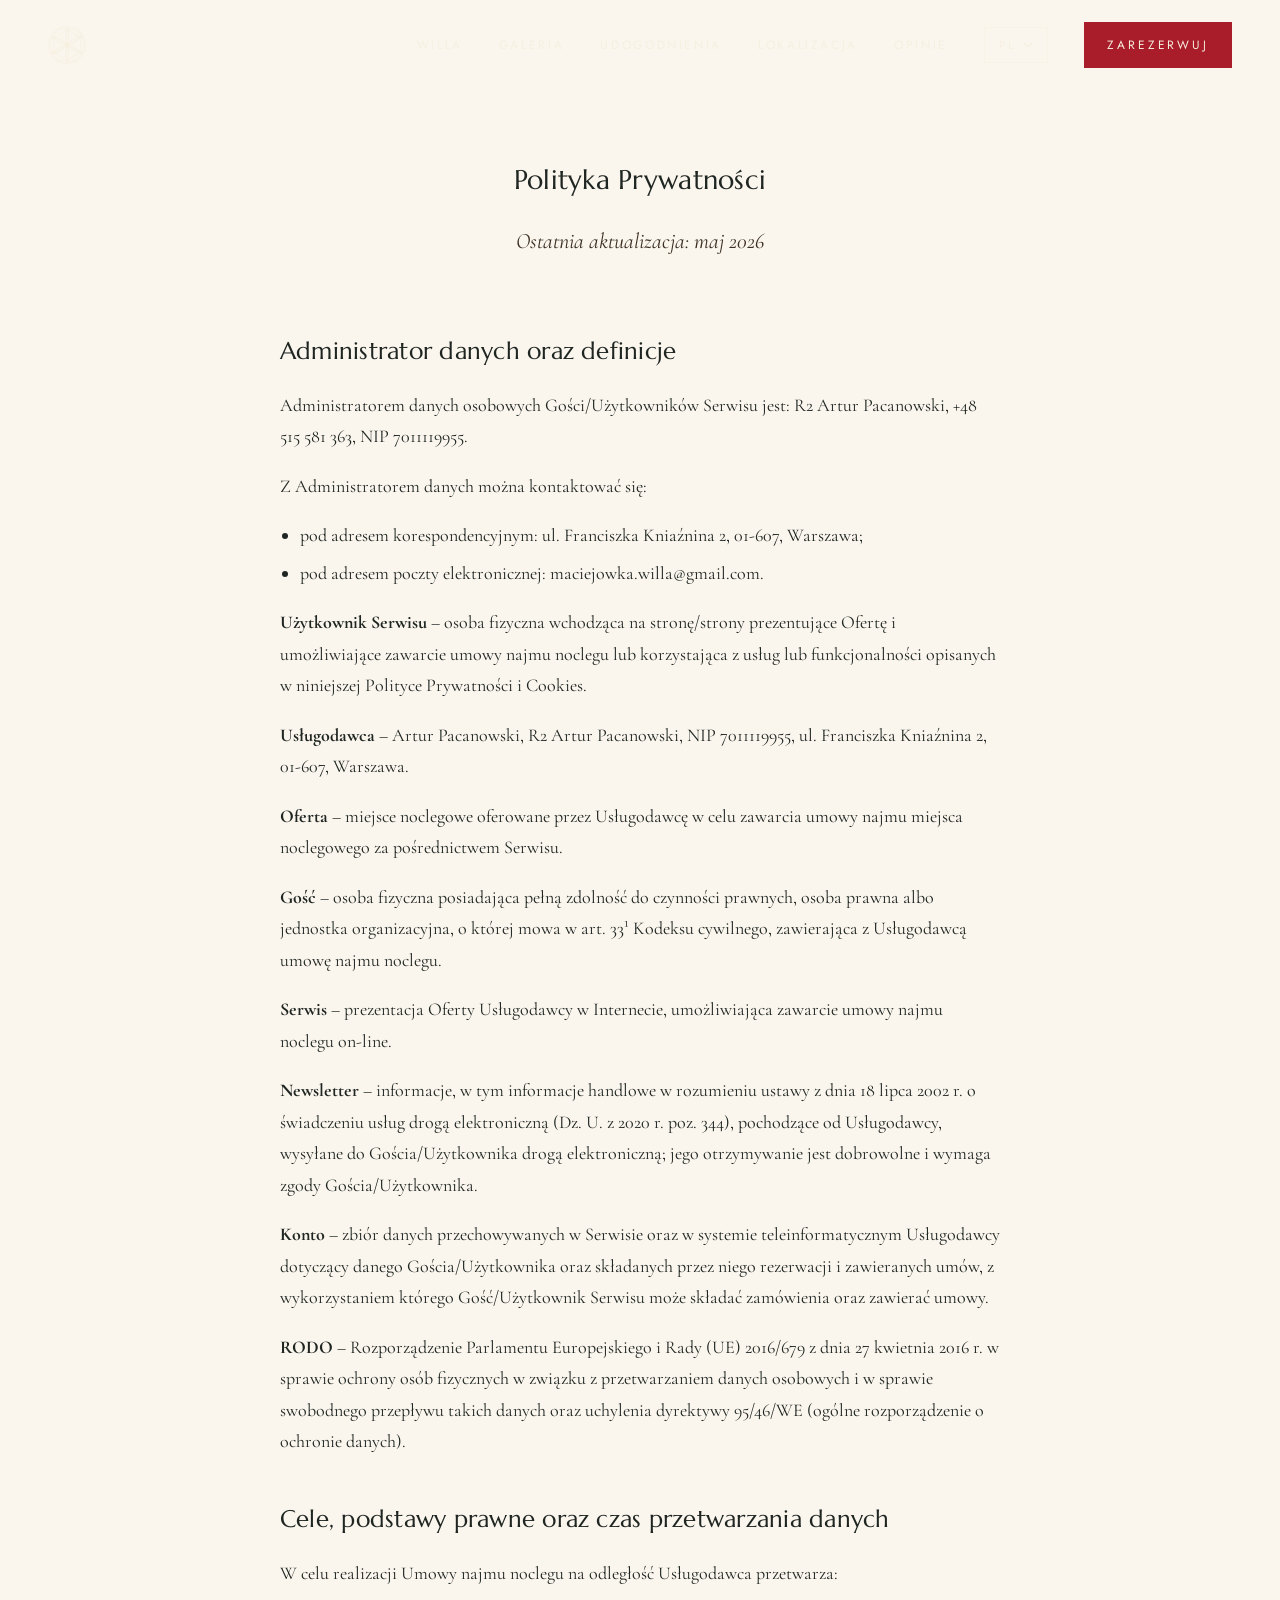
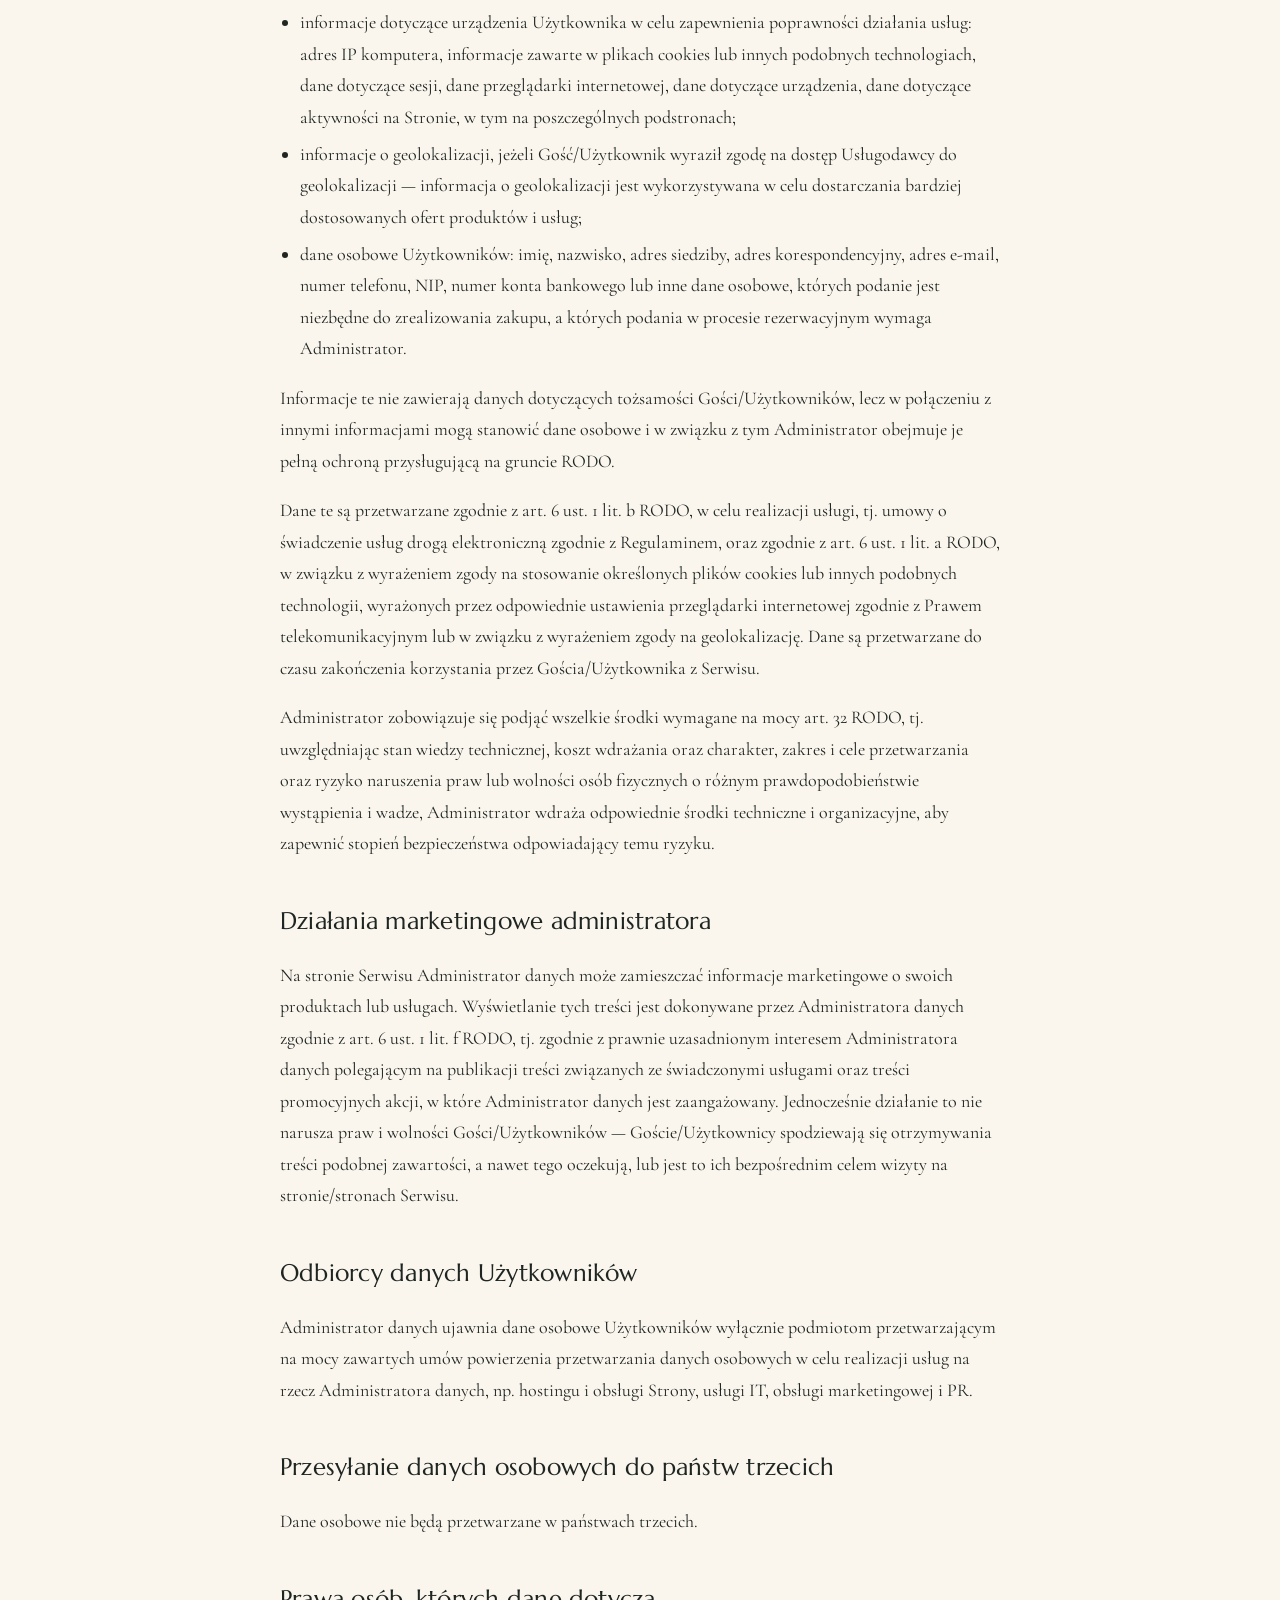
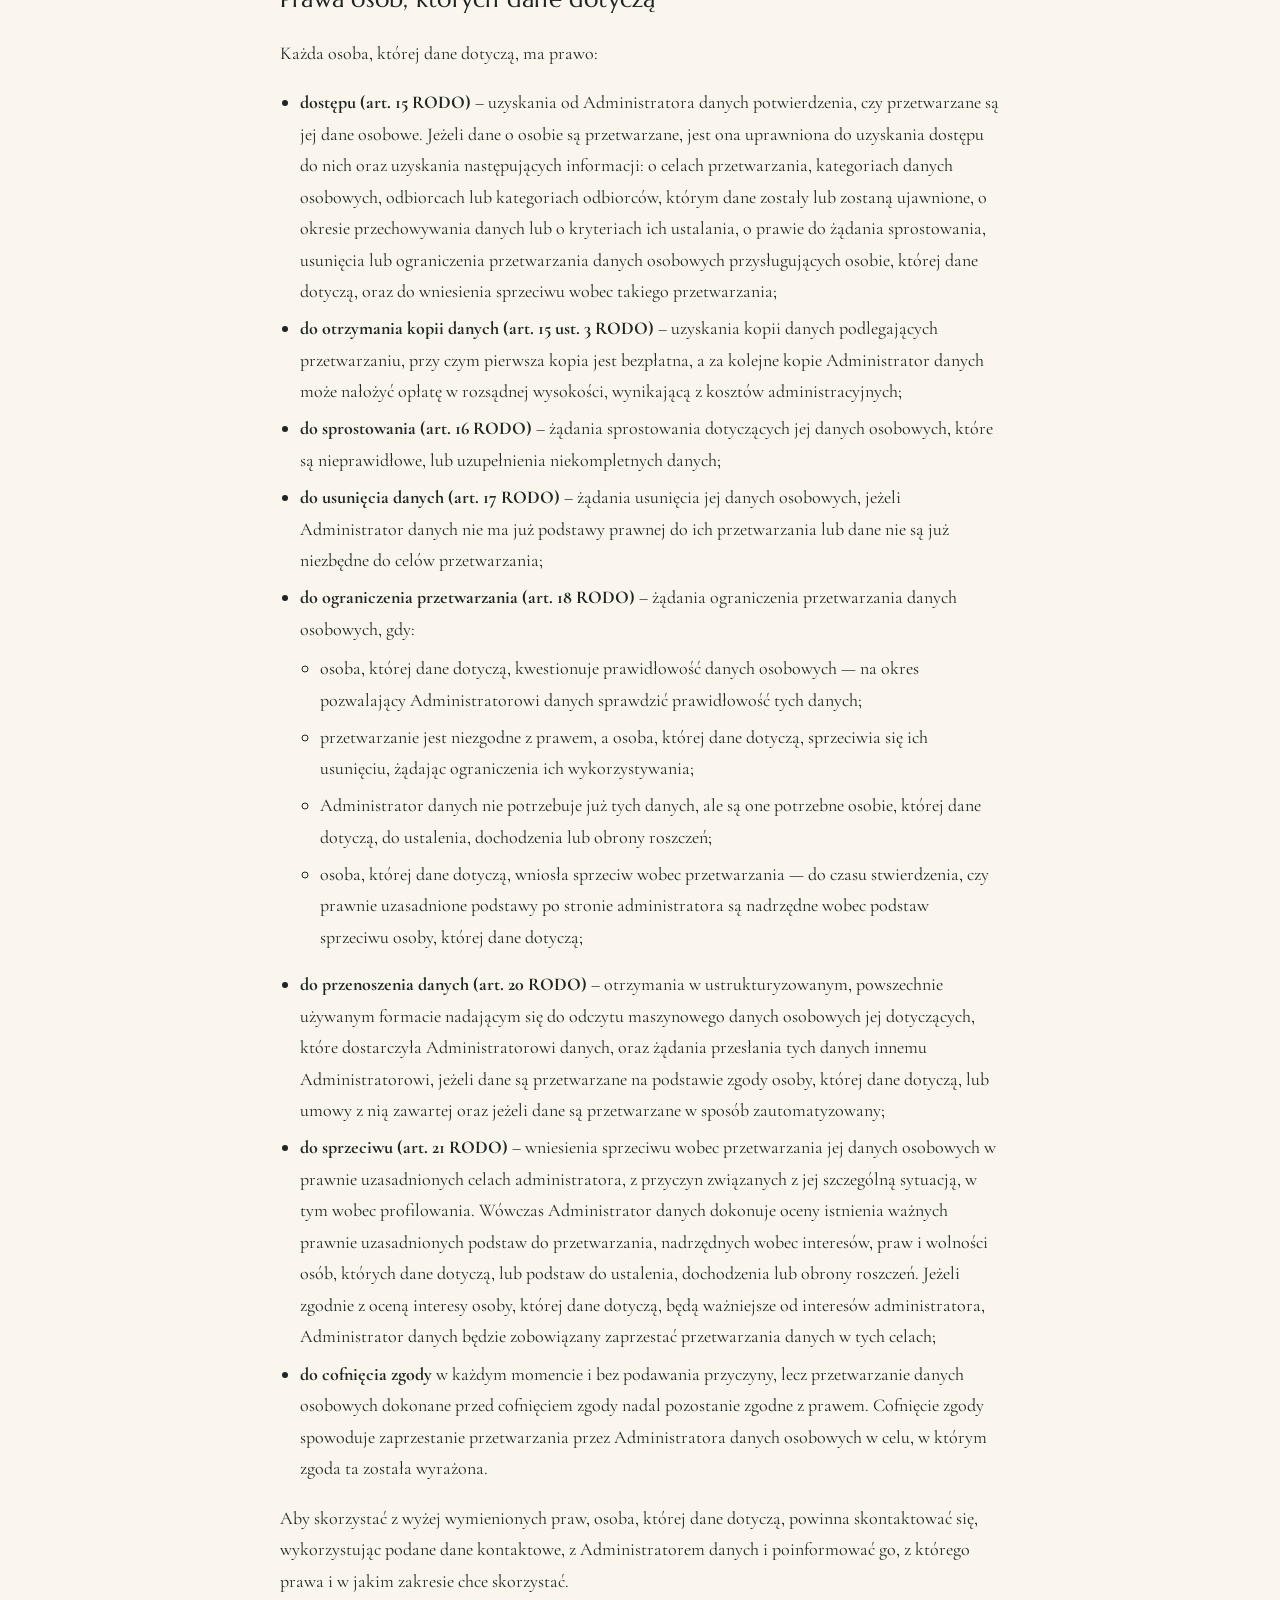
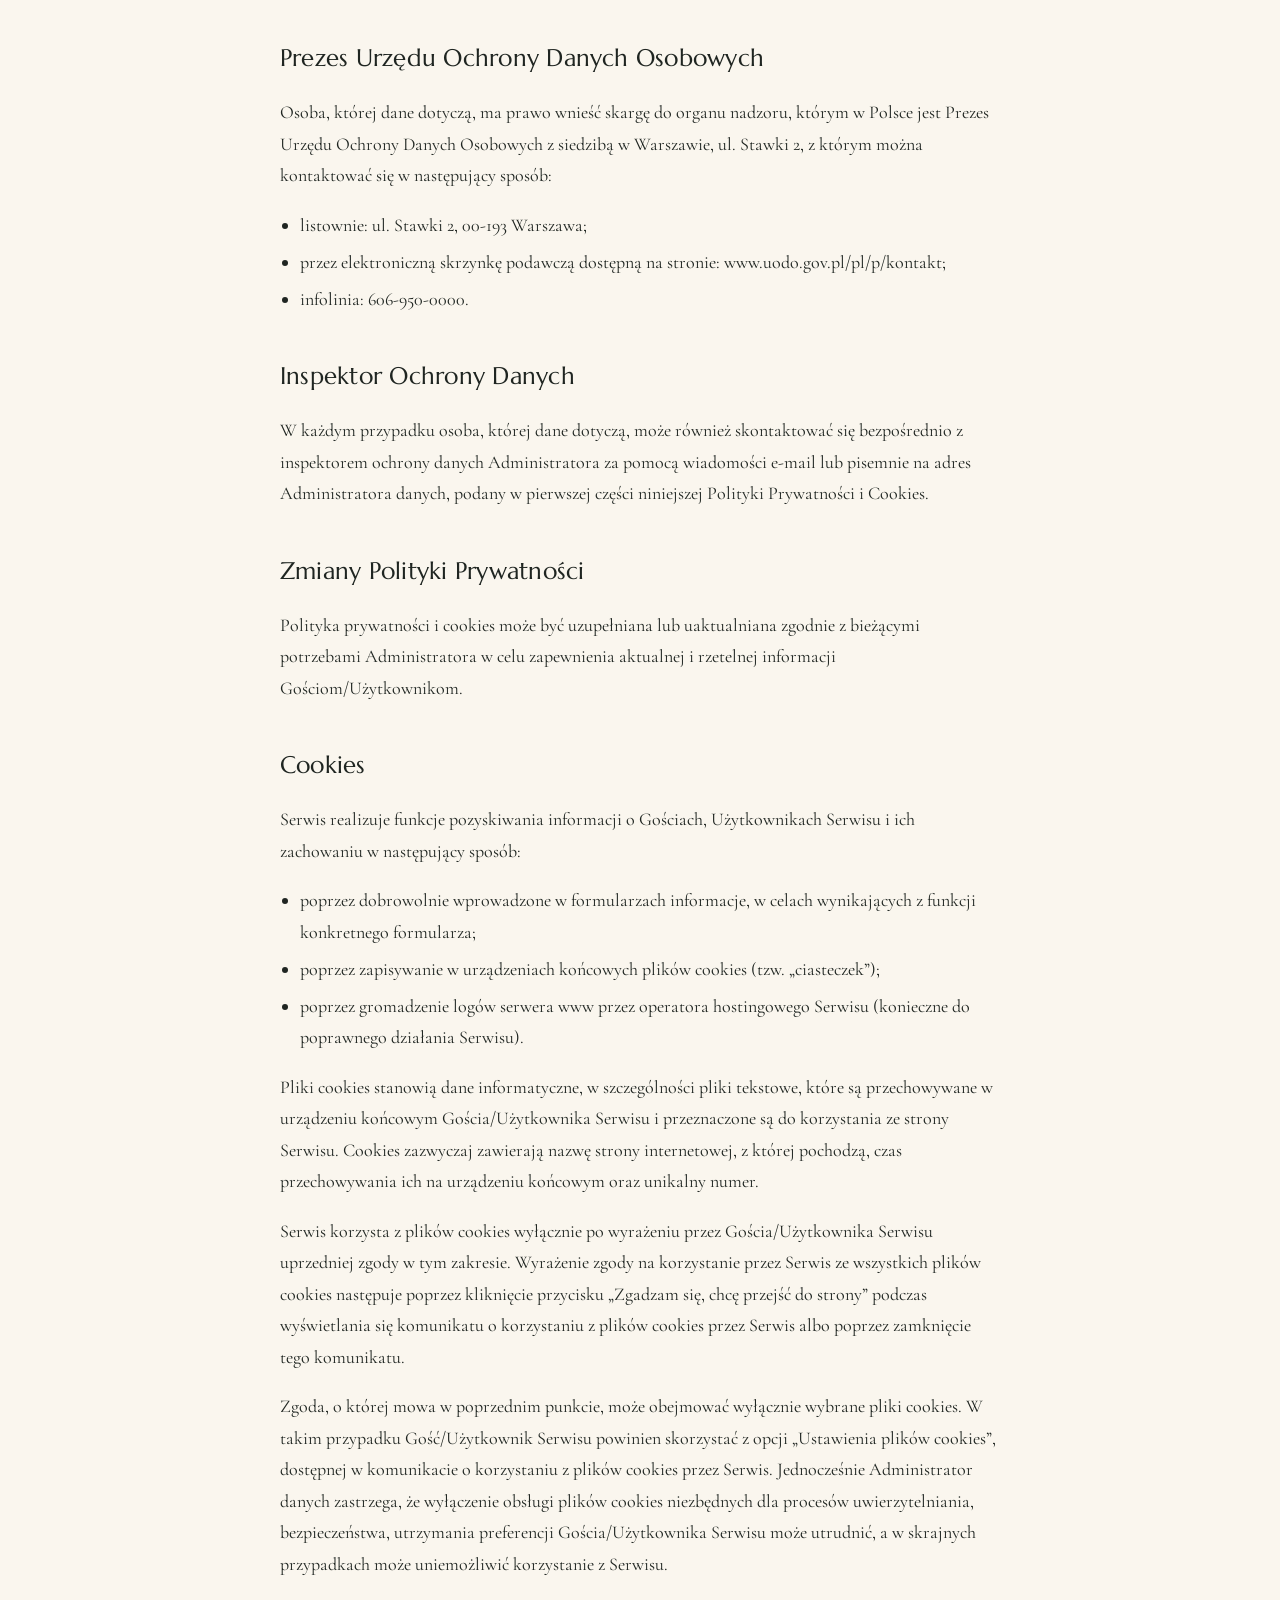
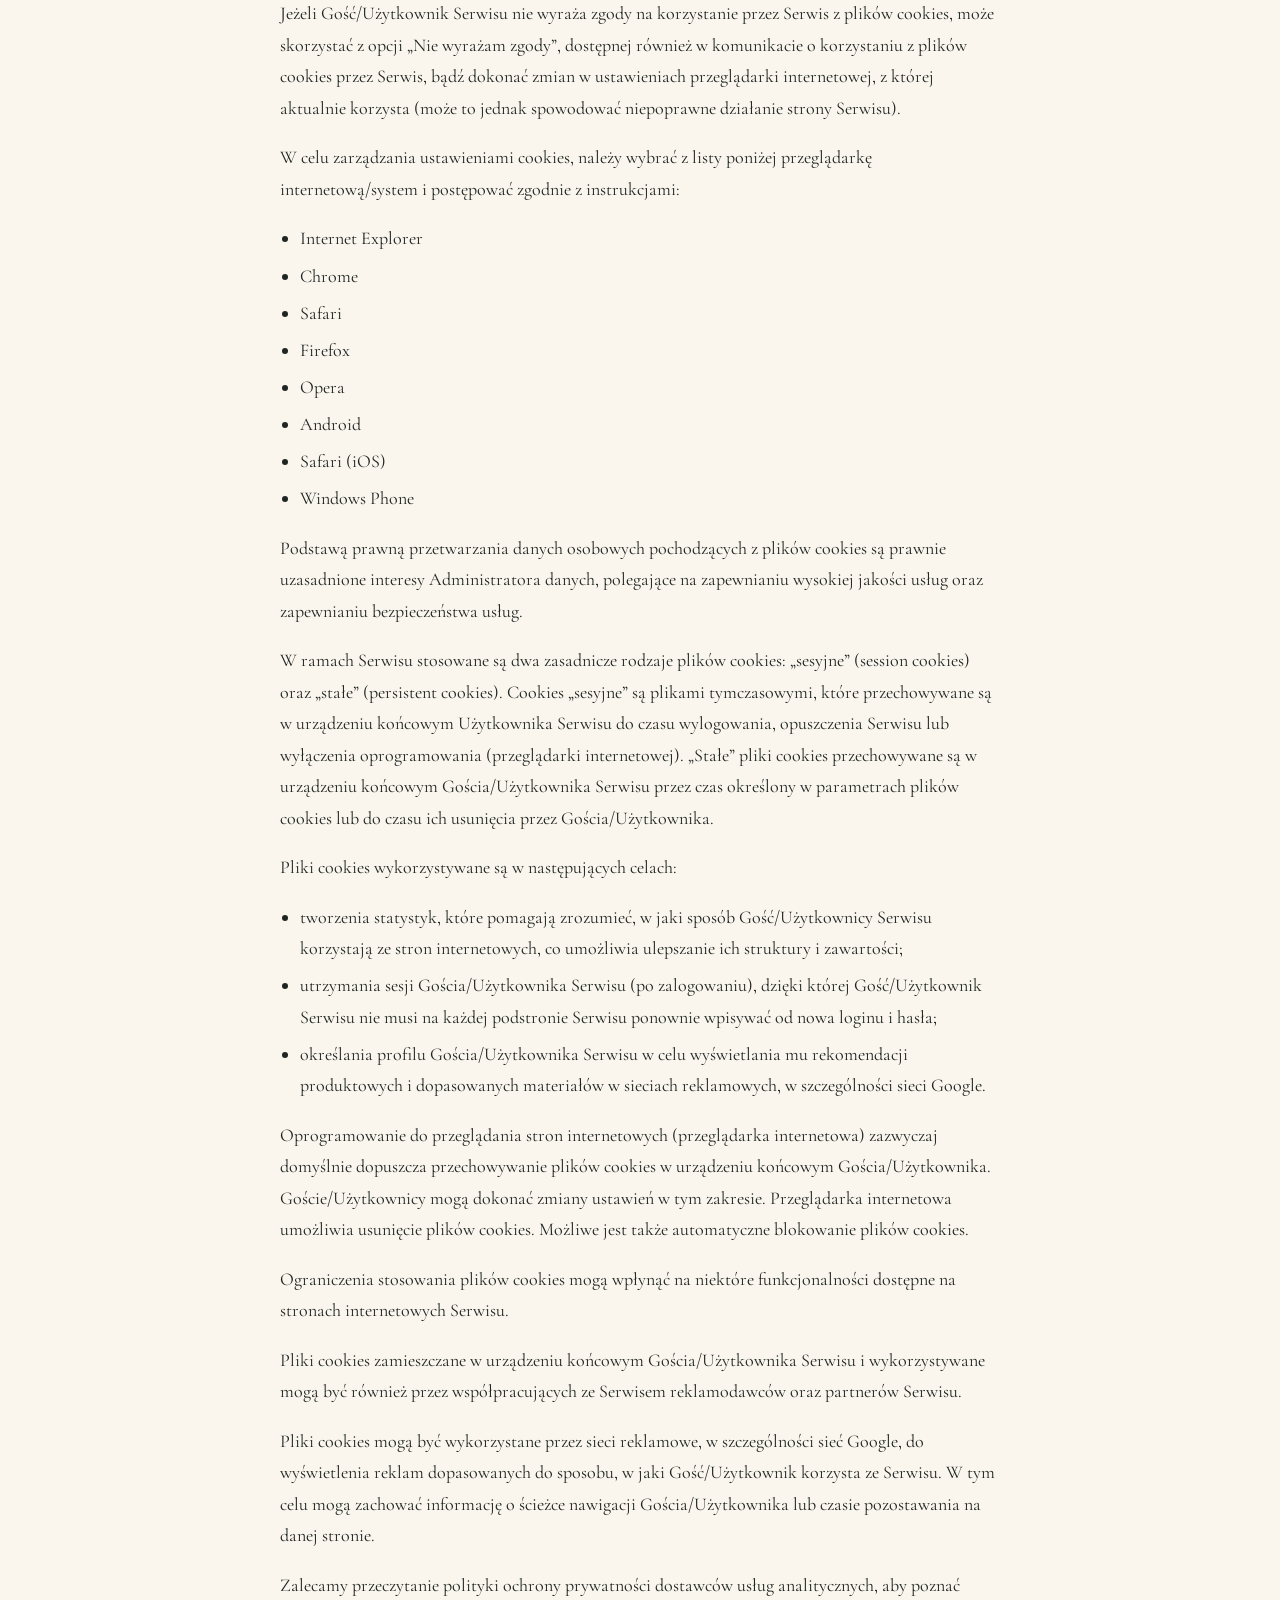
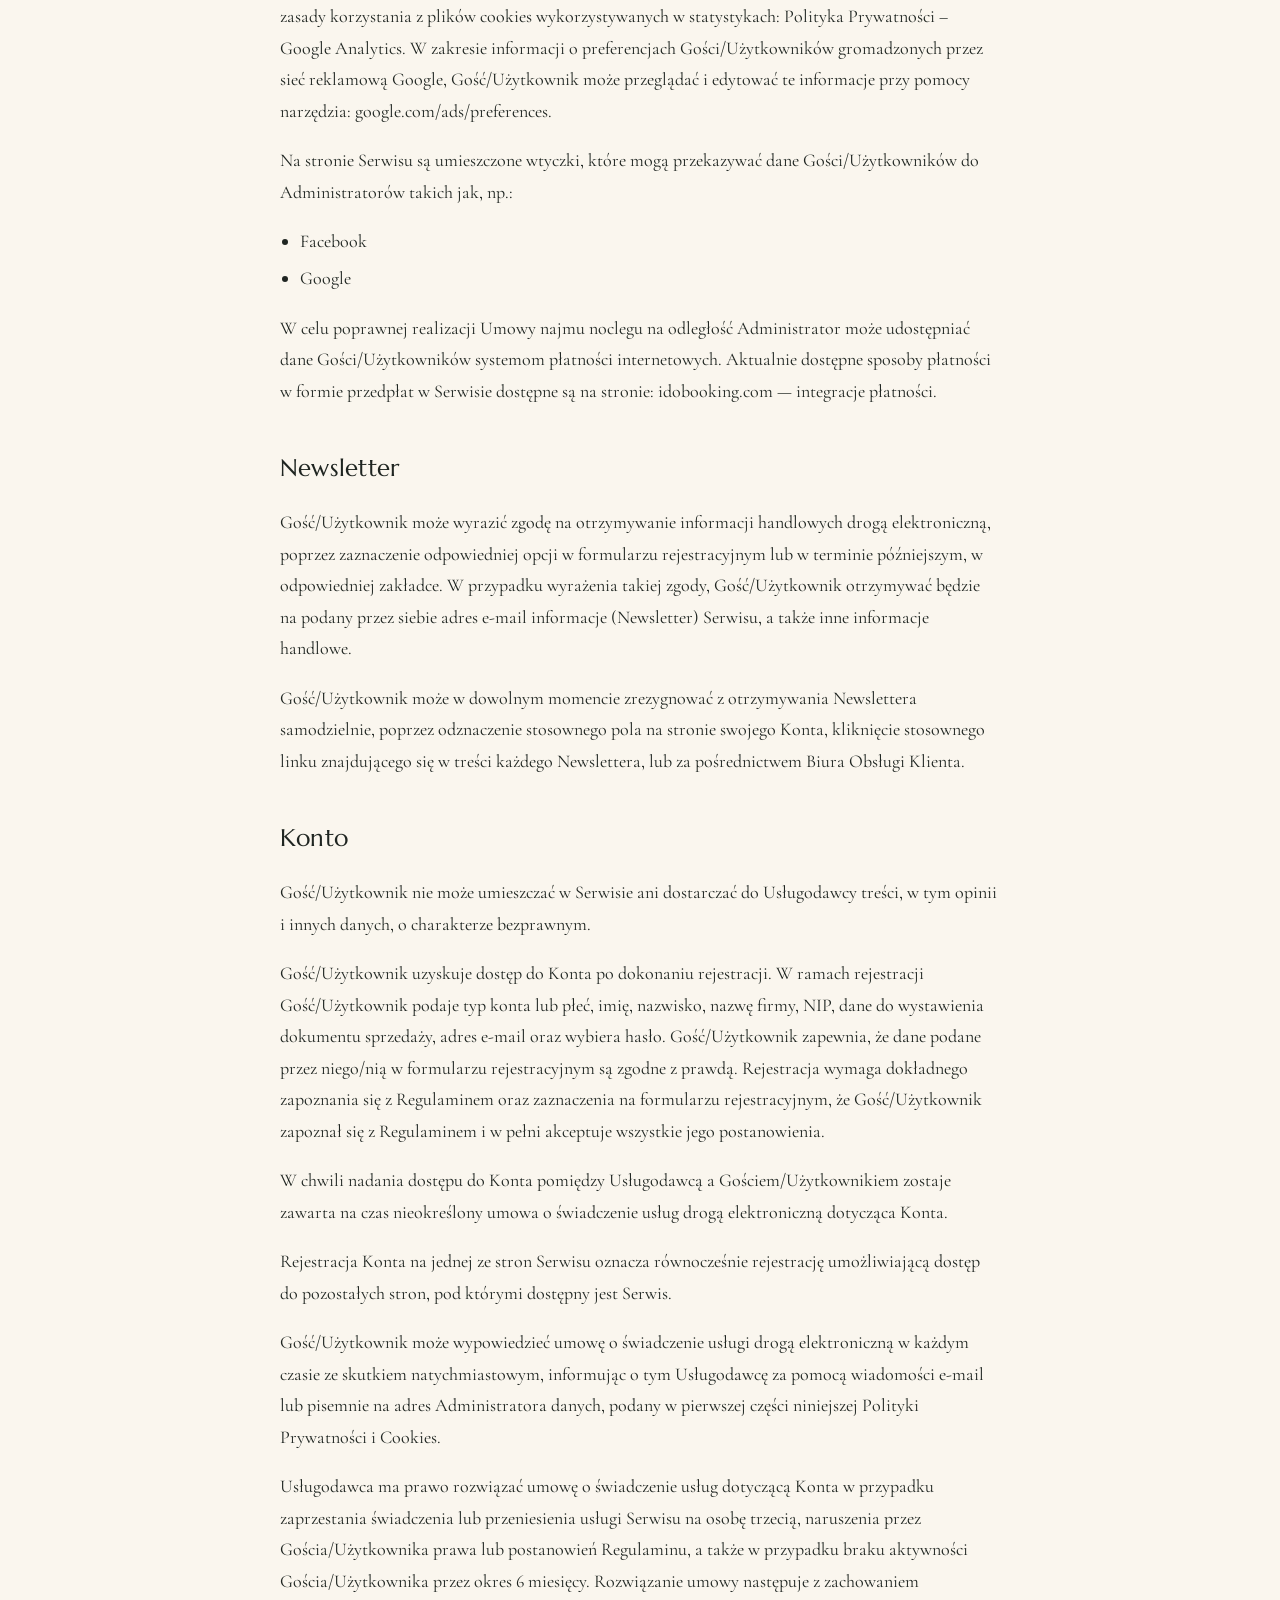
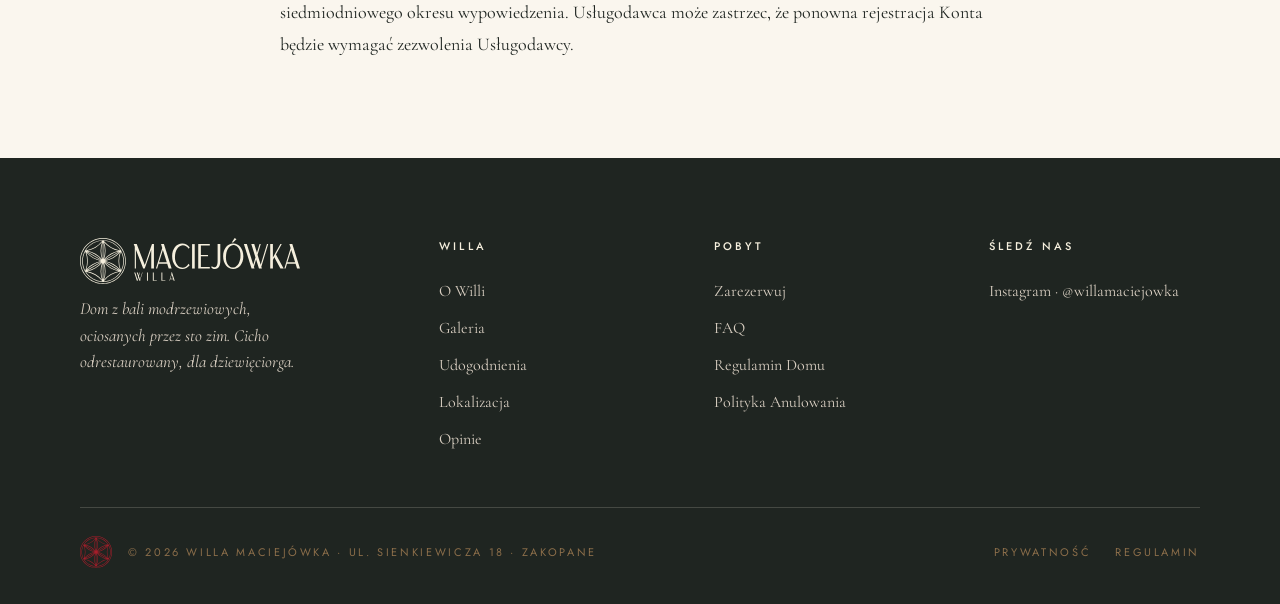
<file: privacy-pl.html>
<!doctype html>
<html lang="pl" data-en-href="./privacy.html">
<head>
<meta charset="utf-8">
  <link rel="icon" type="image/svg+xml" href="/favicon.svg">
<meta name="viewport" content="width=device-width, initial-scale=1">
<title>Polityka Prywatności — Willa Maciejówka</title>
<meta name="description" content="Polityka Prywatności Willi Maciejówki w Zakopanem.">
<link rel="canonical" href="https://willamaciejowka.netlify.app/privacy-pl.html">
<link rel="alternate" hreflang="en" href="https://willamaciejowka.netlify.app/privacy.html">
<link rel="alternate" hreflang="pl" href="https://willamaciejowka.netlify.app/privacy-pl.html">
<meta property="og:type" content="website">
<meta property="og:title" content="Polityka Prywatności — Willa Maciejówka">
<meta property="og:description" content="Polityka Prywatności Willi Maciejówki w Zakopanem.">
<meta property="og:url" content="https://willamaciejowka.netlify.app/privacy-pl.html">
<meta property="og:image" content="https://willamaciejowka.netlify.app/hero-villa-desktop.webp">
<meta property="og:locale" content="pl_PL">
<meta name="twitter:card" content="summary">
<meta name="twitter:title" content="Polityka Prywatności — Willa Maciejówka">
<meta name="twitter:description" content="Polityka Prywatności Willi Maciejówki w Zakopanem.">
<link rel="preconnect" href="https://fonts.googleapis.com">
<link rel="preconnect" href="https://fonts.gstatic.com" crossorigin>
<link href="https://fonts.googleapis.com/css2?family=Marcellus&family=Cormorant+Garamond:ital,wght@0,300;0,400;0,500;0,600;1,300;1,400&family=Jost:wght@300;400;500;600&display=swap" rel="stylesheet">
<link rel="stylesheet" href="style.css">
<script defer src="https://client58297.idobooking.com/widget/script/loadScriptsForOwnPage?1779204403"></script>
</head>
<body>

<!-- SVG SYMBOL DEFS -->
<svg aria-hidden="true" focusable="false" style="display:none">
  <defs>
    <symbol id="laurel-left" viewBox="0 0 24 56">
      <path d="M14 2 C14 12,14 22,14 32 C14 42,14 50,14 54" stroke="currentColor" stroke-width="1.4" stroke-linecap="round" fill="none"/>
      <path d="M14 8 C10 8,6 6,4 4 C6 7,9 10,13 11" fill="currentColor"/>
      <path d="M14 16 C10 16,6 14,4 12 C6 15,9 18,13 19" fill="currentColor"/>
      <path d="M14 24 C10 24,6 22,4 20 C6 23,9 26,13 27" fill="currentColor"/>
      <path d="M14 32 C10 32,6 30,4 28 C6 31,9 34,13 35" fill="currentColor"/>
      <path d="M14 40 C10 40,6 38,4 36 C6 39,9 42,13 43" fill="currentColor"/>
      <path d="M14 48 C10 48,6 46,4 44 C6 47,9 50,13 51" fill="currentColor"/>
    </symbol>
    <symbol id="laurel-right" viewBox="0 0 24 56">
      <path d="M10 2 C10 12,10 22,10 32 C10 42,10 50,10 54" stroke="currentColor" stroke-width="1.4" stroke-linecap="round" fill="none"/>
      <path d="M10 8 C14 8,18 6,20 4 C18 7,15 10,11 11" fill="currentColor"/>
      <path d="M10 16 C14 16,18 14,20 12 C18 15,15 18,11 19" fill="currentColor"/>
      <path d="M10 24 C14 24,18 22,20 20 C18 23,15 26,11 27" fill="currentColor"/>
      <path d="M10 32 C14 32,18 30,20 28 C18 31,15 34,11 35" fill="currentColor"/>
      <path d="M10 40 C14 40,18 38,20 36 C18 39,15 42,11 43" fill="currentColor"/>
      <path d="M10 48 C14 48,18 46,20 44 C18 47,15 50,11 51" fill="currentColor"/>
    </symbol>
  </defs>
</svg>

<!-- NAV -->
<header class="nav">
  <div class="nav-inner">
    <a href="./index-pl.html" class="nav-brand" aria-label="Willa Maciejówka — Strona główna">
      <svg viewBox="0 0 169.99 169.99" aria-hidden="true">
        <g fill="currentColor">
          <path d="M152.58,123.64c6.53-11.36,10.29-24.5,10.29-38.52s-3.76-27.16-10.29-38.52c-.03-.08-.05-.16-.09-.23-.04-.07-.1-.13-.15-.19C138.89,23.15,113.92,7.62,85.37,7.62S31.86,23.15,18.41,46.18c-.05.06-.11.12-.15.19-.04.07-.06.15-.09.23-6.54,11.36-10.29,24.5-10.29,38.52s3.76,27.16,10.29,38.52c.03.08.05.16.09.23.05.08.11.15.17.22,13.45,23.02,38.41,38.53,66.94,38.53s53.49-15.51,66.94-38.53c.06-.07.12-.14.17-.22.04-.07.06-.15.09-.23ZM92.09,87.56c21.01,3.78,40.06,14.78,53.84,31.09l-53.84-31.09ZM145.85,51.69c-13.78,16.26-32.81,27.23-53.78,30.99l53.78-30.99ZM90.86,80.5c13.8-16.33,32.9-27.34,53.95-31.09l-53.95,31.09ZM86.62,78.08V15.91c7.23,20.08,7.23,42.09,0,62.17ZM84.13,15.91v62.18c-7.23-20.09-7.23-42.09,0-62.18ZM26.07,49.43c21.01,3.78,40.06,14.78,53.84,31.09l-53.84-31.09ZM78.66,82.68c-21.01-3.78-40.07-14.78-53.84-31.09l53.84,31.09ZM24.95,118.48c13.75-16.2,32.73-27.14,53.65-30.92l-53.65,30.92ZM79.95,89.67c-13.83,16.38-32.98,27.42-54.09,31.17l54.09-31.17ZM84.13,92.15v62.18c-7.23-20.09-7.23-42.09,0-62.18ZM86.62,154.33v-62.17c7.23,20.08,7.23,42.09,0,62.17ZM144.68,120.8c-21.01-3.78-40.07-14.78-53.84-31.09l53.84,31.09ZM92.72,85.12c21.65-3.94,41.27-15.34,55.41-32.22-7.48,20.88-7.43,43.8.17,64.65-14.15-17-33.84-28.47-55.58-32.42ZM89.05,78.76c7.34-20.53,7.34-42.99,0-63.51,14.08,16.54,33.46,27.78,54.81,31.8-21.37,3.94-40.75,15.15-54.81,31.72ZM81.7,78.76c-13.97-16.46-33.17-27.63-54.37-31.64,21.33-4.24,40.64-15.7,54.57-32.44-7.55,20.68-7.61,43.37-.19,64.08ZM78.03,85.12c-21.12,3.84-40.29,14.79-54.34,30.99,6.91-20.14,6.85-42.08-.17-62.19,14.06,16.31,33.31,27.34,54.52,31.19ZM81.7,91.48c-7.36,20.56-7.35,43.06.04,63.62-14.09-16.59-33.49-27.86-54.87-31.9,21.38-3.93,40.77-15.14,54.84-31.72ZM89.05,91.48c13.96,16.45,33.16,27.62,54.34,31.63-21.29,4.23-40.57,15.65-54.5,32.34,7.51-20.65,7.56-43.29.16-63.97ZM151.81,119.84l-1.08-2.93c-7.56-20.58-7.57-43.25-.02-63.84l1.03-2.81c5.49,10.42,8.62,22.27,8.62,34.85s-3.1,24.33-8.56,34.72ZM148.95,45.42l-3.47-.61c-21.6-3.78-41.21-15.14-55.23-32l-2.17-2.6c25.65.91,48.05,14.76,60.87,35.22ZM82.36,10.21l-2.24,2.71c-13.98,16.89-33.57,28.3-55.16,32.13l-3.29.58C34.41,25.14,56.75,11.23,82.36,10.21ZM19.32,49.66l1.35,3.66c7.56,20.58,7.57,43.25.02,63.84l-1.3,3.54c-5.74-10.59-9-22.71-9-35.58s3.24-24.89,8.93-35.45ZM21.81,124.83l3.41.6c21.6,3.78,41.21,15.15,55.23,32l2.17,2.6c-25.62-.93-47.99-14.77-60.81-35.2ZM88.34,160.03l2.24-2.71c13.98-16.89,33.57-28.3,55.16-32.13l3.35-.59c-12.75,20.51-35.12,34.43-60.75,35.43Z"/>
          <path d="M85,0C38.13,0,0,38.13,0,85s38.13,85,85,85,85-38.13,85-85S131.86,0,85,0ZM85,167.48c-45.48,0-82.49-37-82.49-82.49S39.51,2.51,85,2.51s82.49,37,82.49,82.49-37,82.49-82.49,82.49Z"/>
        </g>
      </svg>
    </a>

    <div class="nav-right">
      <ul class="nav-links">
        <li><a href="./index-pl.html#about">Willa</a></li>
        <li><a href="./index-pl.html#gallery">Galeria</a></li>
        <li><a href="./index-pl.html#amenities">Udogodnienia</a></li>
        <li><a href="./index-pl.html#location">Lokalizacja</a></li>
        <li><a href="./index-pl.html#reviews">Opinie</a></li>
      </ul>

      <div class="nav-lang">
        <button class="nav-lang-trigger" type="button" aria-haspopup="listbox" aria-expanded="false">
          <span class="lang-code">PL</span>
          <svg viewBox="0 0 10 6" aria-hidden="true"><path d="M1 1 L5 5 L9 1" fill="none" stroke="currentColor" stroke-width="1.2"/></svg>
        </button>
        <ul class="nav-lang-menu" role="listbox">
          <li role="option" data-lang="EN">English</li>
          <li role="option" aria-selected="true" data-lang="PL">Polski</li>
        </ul>
      </div>

      <button type="button" class="nav-cta" onclick="generateWidgetIdoSellBooking(this)">Zarezerwuj</button>
    </div>

    <!-- hamburger (mobile only) -->
    <button class="nav-hamburger" id="navHamburger" aria-label="Otwórz menu" aria-expanded="false">
      <span></span><span></span><span></span>
    </button>
  </div>

  <!-- mobile drawer -->
  <div class="nav-mobile" id="navMobile" aria-hidden="true">
    <ul class="nav-mobile-links">
      <li><a href="./index-pl.html#about">Willa</a></li>
      <li><a href="./index-pl.html#gallery">Galeria</a></li>
      <li><a href="./index-pl.html#amenities">Udogodnienia</a></li>
      <li><a href="./index-pl.html#location">Lokalizacja</a></li>
      <li><a href="./index-pl.html#reviews">Opinie</a></li>
      <li><a href="./index-pl.html#faq">FAQ</a></li>
    </ul>
    <button type="button" class="btn btn-red" style="width:100%;justify-content:center;" onclick="generateWidgetIdoSellBooking(this)">Zarezerwuj →</button>
  </div>
</header>

<main>
  <section class="section legal-page">
    <div class="wrap">
      <div class="section-head">
        <h1>Polityka Prywatności</h1>
        <p class="lede">Ostatnia aktualizacja: maj 2026</p>
      </div>
      <article class="legal-content">

        <h2>Administrator danych oraz definicje</h2>
        <p>Administratorem danych osobowych Gości/Użytkowników Serwisu jest: R2 Artur Pacanowski, +48 515 581 363, NIP 7011119955.</p>
        <p>Z Administratorem danych można kontaktować się:</p>
        <ul>
          <li>pod adresem korespondencyjnym: ul. Franciszka Kniaźnina 2, 01-607, Warszawa;</li>
          <li>pod adresem poczty elektronicznej: <a href="mailto:maciejowka.willa@gmail.com">maciejowka.willa@gmail.com</a>.</li>
        </ul>
        <p><strong>Użytkownik Serwisu</strong> – osoba fizyczna wchodząca na stronę/strony prezentujące Ofertę i umożliwiające zawarcie umowy najmu noclegu lub korzystająca z usług lub funkcjonalności opisanych w niniejszej Polityce Prywatności i Cookies.</p>
        <p><strong>Usługodawca</strong> – Artur Pacanowski, R2 Artur Pacanowski, NIP 7011119955, ul. Franciszka Kniaźnina 2, 01-607, Warszawa.</p>
        <p><strong>Oferta</strong> – miejsce noclegowe oferowane przez Usługodawcę w celu zawarcia umowy najmu miejsca noclegowego za pośrednictwem Serwisu.</p>
        <p><strong>Gość</strong> – osoba fizyczna posiadająca pełną zdolność do czynności prawnych, osoba prawna albo jednostka organizacyjna, o której mowa w art. 33¹ Kodeksu cywilnego, zawierająca z Usługodawcą umowę najmu noclegu.</p>
        <p><strong>Serwis</strong> – prezentacja Oferty Usługodawcy w Internecie, umożliwiająca zawarcie umowy najmu noclegu on-line.</p>
        <p><strong>Newsletter</strong> – informacje, w tym informacje handlowe w rozumieniu ustawy z dnia 18 lipca 2002 r. o świadczeniu usług drogą elektroniczną (Dz. U. z 2020 r. poz. 344), pochodzące od Usługodawcy, wysyłane do Gościa/Użytkownika drogą elektroniczną; jego otrzymywanie jest dobrowolne i wymaga zgody Gościa/Użytkownika.</p>
        <p><strong>Konto</strong> – zbiór danych przechowywanych w Serwisie oraz w systemie teleinformatycznym Usługodawcy dotyczący danego Gościa/Użytkownika oraz składanych przez niego rezerwacji i zawieranych umów, z wykorzystaniem którego Gość/Użytkownik Serwisu może składać zamówienia oraz zawierać umowy.</p>
        <p><strong>RODO</strong> – Rozporządzenie Parlamentu Europejskiego i Rady (UE) 2016/679 z dnia 27 kwietnia 2016 r. w sprawie ochrony osób fizycznych w związku z przetwarzaniem danych osobowych i w sprawie swobodnego przepływu takich danych oraz uchylenia dyrektywy 95/46/WE (ogólne rozporządzenie o ochronie danych).</p>

        <h2>Cele, podstawy prawne oraz czas przetwarzania danych</h2>
        <p>W celu realizacji Umowy najmu noclegu na odległość Usługodawca przetwarza:</p>
        <ul>
          <li>informacje dotyczące urządzenia Użytkownika w celu zapewnienia poprawności działania usług: adres IP komputera, informacje zawarte w plikach cookies lub innych podobnych technologiach, dane dotyczące sesji, dane przeglądarki internetowej, dane dotyczące urządzenia, dane dotyczące aktywności na Stronie, w tym na poszczególnych podstronach;</li>
          <li>informacje o geolokalizacji, jeżeli Gość/Użytkownik wyraził zgodę na dostęp Usługodawcy do geolokalizacji — informacja o geolokalizacji jest wykorzystywana w celu dostarczania bardziej dostosowanych ofert produktów i usług;</li>
          <li>dane osobowe Użytkowników: imię, nazwisko, adres siedziby, adres korespondencyjny, adres e-mail, numer telefonu, NIP, numer konta bankowego lub inne dane osobowe, których podanie jest niezbędne do zrealizowania zakupu, a których podania w procesie rezerwacyjnym wymaga Administrator.</li>
        </ul>
        <p>Informacje te nie zawierają danych dotyczących tożsamości Gości/Użytkowników, lecz w połączeniu z innymi informacjami mogą stanowić dane osobowe i w związku z tym Administrator obejmuje je pełną ochroną przysługującą na gruncie RODO.</p>
        <p>Dane te są przetwarzane zgodnie z art. 6 ust. 1 lit. b RODO, w celu realizacji usługi, tj. umowy o świadczenie usług drogą elektroniczną zgodnie z Regulaminem, oraz zgodnie z art. 6 ust. 1 lit. a RODO, w związku z wyrażeniem zgody na stosowanie określonych plików cookies lub innych podobnych technologii, wyrażonych przez odpowiednie ustawienia przeglądarki internetowej zgodnie z Prawem telekomunikacyjnym lub w związku z wyrażeniem zgody na geolokalizację. Dane są przetwarzane do czasu zakończenia korzystania przez Gościa/Użytkownika z Serwisu.</p>
        <p>Administrator zobowiązuje się podjąć wszelkie środki wymagane na mocy art. 32 RODO, tj. uwzględniając stan wiedzy technicznej, koszt wdrażania oraz charakter, zakres i cele przetwarzania oraz ryzyko naruszenia praw lub wolności osób fizycznych o różnym prawdopodobieństwie wystąpienia i wadze, Administrator wdraża odpowiednie środki techniczne i organizacyjne, aby zapewnić stopień bezpieczeństwa odpowiadający temu ryzyku.</p>

        <h2>Działania marketingowe administratora</h2>
        <p>Na stronie Serwisu Administrator danych może zamieszczać informacje marketingowe o swoich produktach lub usługach. Wyświetlanie tych treści jest dokonywane przez Administratora danych zgodnie z art. 6 ust. 1 lit. f RODO, tj. zgodnie z prawnie uzasadnionym interesem Administratora danych polegającym na publikacji treści związanych ze świadczonymi usługami oraz treści promocyjnych akcji, w które Administrator danych jest zaangażowany. Jednocześnie działanie to nie narusza praw i wolności Gości/Użytkowników — Goście/Użytkownicy spodziewają się otrzymywania treści podobnej zawartości, a nawet tego oczekują, lub jest to ich bezpośrednim celem wizyty na stronie/stronach Serwisu.</p>

        <h2>Odbiorcy danych Użytkowników</h2>
        <p>Administrator danych ujawnia dane osobowe Użytkowników wyłącznie podmiotom przetwarzającym na mocy zawartych umów powierzenia przetwarzania danych osobowych w celu realizacji usług na rzecz Administratora danych, np. hostingu i obsługi Strony, usługi IT, obsługi marketingowej i PR.</p>

        <h2>Przesyłanie danych osobowych do państw trzecich</h2>
        <p>Dane osobowe nie będą przetwarzane w państwach trzecich.</p>

        <h2>Prawa osób, których dane dotyczą</h2>
        <p>Każda osoba, której dane dotyczą, ma prawo:</p>
        <ul>
          <li><strong>dostępu (art. 15 RODO)</strong> – uzyskania od Administratora danych potwierdzenia, czy przetwarzane są jej dane osobowe. Jeżeli dane o osobie są przetwarzane, jest ona uprawniona do uzyskania dostępu do nich oraz uzyskania następujących informacji: o celach przetwarzania, kategoriach danych osobowych, odbiorcach lub kategoriach odbiorców, którym dane zostały lub zostaną ujawnione, o okresie przechowywania danych lub o kryteriach ich ustalania, o prawie do żądania sprostowania, usunięcia lub ograniczenia przetwarzania danych osobowych przysługujących osobie, której dane dotyczą, oraz do wniesienia sprzeciwu wobec takiego przetwarzania;</li>
          <li><strong>do otrzymania kopii danych (art. 15 ust. 3 RODO)</strong> – uzyskania kopii danych podlegających przetwarzaniu, przy czym pierwsza kopia jest bezpłatna, a za kolejne kopie Administrator danych może nałożyć opłatę w rozsądnej wysokości, wynikającą z kosztów administracyjnych;</li>
          <li><strong>do sprostowania (art. 16 RODO)</strong> – żądania sprostowania dotyczących jej danych osobowych, które są nieprawidłowe, lub uzupełnienia niekompletnych danych;</li>
          <li><strong>do usunięcia danych (art. 17 RODO)</strong> – żądania usunięcia jej danych osobowych, jeżeli Administrator danych nie ma już podstawy prawnej do ich przetwarzania lub dane nie są już niezbędne do celów przetwarzania;</li>
          <li><strong>do ograniczenia przetwarzania (art. 18 RODO)</strong> – żądania ograniczenia przetwarzania danych osobowych, gdy:
            <ul>
              <li>osoba, której dane dotyczą, kwestionuje prawidłowość danych osobowych — na okres pozwalający Administratorowi danych sprawdzić prawidłowość tych danych;</li>
              <li>przetwarzanie jest niezgodne z prawem, a osoba, której dane dotyczą, sprzeciwia się ich usunięciu, żądając ograniczenia ich wykorzystywania;</li>
              <li>Administrator danych nie potrzebuje już tych danych, ale są one potrzebne osobie, której dane dotyczą, do ustalenia, dochodzenia lub obrony roszczeń;</li>
              <li>osoba, której dane dotyczą, wniosła sprzeciw wobec przetwarzania — do czasu stwierdzenia, czy prawnie uzasadnione podstawy po stronie administratora są nadrzędne wobec podstaw sprzeciwu osoby, której dane dotyczą;</li>
            </ul>
          </li>
          <li><strong>do przenoszenia danych (art. 20 RODO)</strong> – otrzymania w ustrukturyzowanym, powszechnie używanym formacie nadającym się do odczytu maszynowego danych osobowych jej dotyczących, które dostarczyła Administratorowi danych, oraz żądania przesłania tych danych innemu Administratorowi, jeżeli dane są przetwarzane na podstawie zgody osoby, której dane dotyczą, lub umowy z nią zawartej oraz jeżeli dane są przetwarzane w sposób zautomatyzowany;</li>
          <li><strong>do sprzeciwu (art. 21 RODO)</strong> – wniesienia sprzeciwu wobec przetwarzania jej danych osobowych w prawnie uzasadnionych celach administratora, z przyczyn związanych z jej szczególną sytuacją, w tym wobec profilowania. Wówczas Administrator danych dokonuje oceny istnienia ważnych prawnie uzasadnionych podstaw do przetwarzania, nadrzędnych wobec interesów, praw i wolności osób, których dane dotyczą, lub podstaw do ustalenia, dochodzenia lub obrony roszczeń. Jeżeli zgodnie z oceną interesy osoby, której dane dotyczą, będą ważniejsze od interesów administratora, Administrator danych będzie zobowiązany zaprzestać przetwarzania danych w tych celach;</li>
          <li><strong>do cofnięcia zgody</strong> w każdym momencie i bez podawania przyczyny, lecz przetwarzanie danych osobowych dokonane przed cofnięciem zgody nadal pozostanie zgodne z prawem. Cofnięcie zgody spowoduje zaprzestanie przetwarzania przez Administratora danych osobowych w celu, w którym zgoda ta została wyrażona.</li>
        </ul>
        <p>Aby skorzystać z wyżej wymienionych praw, osoba, której dane dotyczą, powinna skontaktować się, wykorzystując podane dane kontaktowe, z Administratorem danych i poinformować go, z którego prawa i w jakim zakresie chce skorzystać.</p>

        <h2>Prezes Urzędu Ochrony Danych Osobowych</h2>
        <p>Osoba, której dane dotyczą, ma prawo wnieść skargę do organu nadzoru, którym w Polsce jest Prezes Urzędu Ochrony Danych Osobowych z siedzibą w Warszawie, ul. Stawki 2, z którym można kontaktować się w następujący sposób:</p>
        <ul>
          <li>listownie: ul. Stawki 2, 00-193 Warszawa;</li>
          <li>przez elektroniczną skrzynkę podawczą dostępną na stronie: <a href="https://www.uodo.gov.pl/pl/p/kontakt">www.uodo.gov.pl/pl/p/kontakt</a>;</li>
          <li>infolinia: 606-950-0000.</li>
        </ul>

        <h2>Inspektor Ochrony Danych</h2>
        <p>W każdym przypadku osoba, której dane dotyczą, może również skontaktować się bezpośrednio z inspektorem ochrony danych Administratora za pomocą wiadomości e-mail lub pisemnie na adres Administratora danych, podany w pierwszej części niniejszej Polityki Prywatności i Cookies.</p>

        <h2>Zmiany Polityki Prywatności</h2>
        <p>Polityka prywatności i cookies może być uzupełniana lub uaktualniana zgodnie z bieżącymi potrzebami Administratora w celu zapewnienia aktualnej i rzetelnej informacji Gościom/Użytkownikom.</p>

        <h2>Cookies</h2>
        <p>Serwis realizuje funkcje pozyskiwania informacji o Gościach, Użytkownikach Serwisu i ich zachowaniu w następujący sposób:</p>
        <ul>
          <li>poprzez dobrowolnie wprowadzone w formularzach informacje, w celach wynikających z funkcji konkretnego formularza;</li>
          <li>poprzez zapisywanie w urządzeniach końcowych plików cookies (tzw. „ciasteczek”);</li>
          <li>poprzez gromadzenie logów serwera www przez operatora hostingowego Serwisu (konieczne do poprawnego działania Serwisu).</li>
        </ul>
        <p>Pliki cookies stanowią dane informatyczne, w szczególności pliki tekstowe, które są przechowywane w urządzeniu końcowym Gościa/Użytkownika Serwisu i przeznaczone są do korzystania ze strony Serwisu. Cookies zazwyczaj zawierają nazwę strony internetowej, z której pochodzą, czas przechowywania ich na urządzeniu końcowym oraz unikalny numer.</p>
        <p>Serwis korzysta z plików cookies wyłącznie po wyrażeniu przez Gościa/Użytkownika Serwisu uprzedniej zgody w tym zakresie. Wyrażenie zgody na korzystanie przez Serwis ze wszystkich plików cookies następuje poprzez kliknięcie przycisku „Zgadzam się, chcę przejść do strony” podczas wyświetlania się komunikatu o korzystaniu z plików cookies przez Serwis albo poprzez zamknięcie tego komunikatu.</p>
        <p>Zgoda, o której mowa w poprzednim punkcie, może obejmować wyłącznie wybrane pliki cookies. W takim przypadku Gość/Użytkownik Serwisu powinien skorzystać z opcji „Ustawienia plików cookies”, dostępnej w komunikacie o korzystaniu z plików cookies przez Serwis. Jednocześnie Administrator danych zastrzega, że wyłączenie obsługi plików cookies niezbędnych dla procesów uwierzytelniania, bezpieczeństwa, utrzymania preferencji Gościa/Użytkownika Serwisu może utrudnić, a w skrajnych przypadkach może uniemożliwić korzystanie z Serwisu.</p>
        <p>Jeżeli Gość/Użytkownik Serwisu nie wyraża zgody na korzystanie przez Serwis z plików cookies, może skorzystać z opcji „Nie wyrażam zgody”, dostępnej również w komunikacie o korzystaniu z plików cookies przez Serwis, bądź dokonać zmian w ustawieniach przeglądarki internetowej, z której aktualnie korzysta (może to jednak spowodować niepoprawne działanie strony Serwisu).</p>
        <p>W celu zarządzania ustawieniami cookies, należy wybrać z listy poniżej przeglądarkę internetową/system i postępować zgodnie z instrukcjami:</p>
        <ul>
          <li>Internet Explorer</li>
          <li>Chrome</li>
          <li>Safari</li>
          <li>Firefox</li>
          <li>Opera</li>
          <li>Android</li>
          <li>Safari (iOS)</li>
          <li>Windows Phone</li>
        </ul>
        <p>Podstawą prawną przetwarzania danych osobowych pochodzących z plików cookies są prawnie uzasadnione interesy Administratora danych, polegające na zapewnianiu wysokiej jakości usług oraz zapewnianiu bezpieczeństwa usług.</p>
        <p>W ramach Serwisu stosowane są dwa zasadnicze rodzaje plików cookies: „sesyjne” (session cookies) oraz „stałe” (persistent cookies). Cookies „sesyjne” są plikami tymczasowymi, które przechowywane są w urządzeniu końcowym Użytkownika Serwisu do czasu wylogowania, opuszczenia Serwisu lub wyłączenia oprogramowania (przeglądarki internetowej). „Stałe” pliki cookies przechowywane są w urządzeniu końcowym Gościa/Użytkownika Serwisu przez czas określony w parametrach plików cookies lub do czasu ich usunięcia przez Gościa/Użytkownika.</p>
        <p>Pliki cookies wykorzystywane są w następujących celach:</p>
        <ul>
          <li>tworzenia statystyk, które pomagają zrozumieć, w jaki sposób Gość/Użytkownicy Serwisu korzystają ze stron internetowych, co umożliwia ulepszanie ich struktury i zawartości;</li>
          <li>utrzymania sesji Gościa/Użytkownika Serwisu (po zalogowaniu), dzięki której Gość/Użytkownik Serwisu nie musi na każdej podstronie Serwisu ponownie wpisywać od nowa loginu i hasła;</li>
          <li>określania profilu Gościa/Użytkownika Serwisu w celu wyświetlania mu rekomendacji produktowych i dopasowanych materiałów w sieciach reklamowych, w szczególności sieci Google.</li>
        </ul>
        <p>Oprogramowanie do przeglądania stron internetowych (przeglądarka internetowa) zazwyczaj domyślnie dopuszcza przechowywanie plików cookies w urządzeniu końcowym Gościa/Użytkownika. Goście/Użytkownicy mogą dokonać zmiany ustawień w tym zakresie. Przeglądarka internetowa umożliwia usunięcie plików cookies. Możliwe jest także automatyczne blokowanie plików cookies.</p>
        <p>Ograniczenia stosowania plików cookies mogą wpłynąć na niektóre funkcjonalności dostępne na stronach internetowych Serwisu.</p>
        <p>Pliki cookies zamieszczane w urządzeniu końcowym Gościa/Użytkownika Serwisu i wykorzystywane mogą być również przez współpracujących ze Serwisem reklamodawców oraz partnerów Serwisu.</p>
        <p>Pliki cookies mogą być wykorzystane przez sieci reklamowe, w szczególności sieć Google, do wyświetlenia reklam dopasowanych do sposobu, w jaki Gość/Użytkownik korzysta ze Serwisu. W tym celu mogą zachować informację o ścieżce nawigacji Gościa/Użytkownika lub czasie pozostawania na danej stronie.</p>
        <p>Zalecamy przeczytanie polityki ochrony prywatności dostawców usług analitycznych, aby poznać zasady korzystania z plików cookies wykorzystywanych w statystykach: <a href="https://policies.google.com/privacy">Polityka Prywatności – Google Analytics</a>. W zakresie informacji o preferencjach Gości/Użytkowników gromadzonych przez sieć reklamową Google, Gość/Użytkownik może przeglądać i edytować te informacje przy pomocy narzędzia: <a href="https://www.google.com/ads/preferences/">google.com/ads/preferences</a>.</p>
        <p>Na stronie Serwisu są umieszczone wtyczki, które mogą przekazywać dane Gości/Użytkowników do Administratorów takich jak, np.:</p>
        <ul>
          <li>Facebook</li>
          <li>Google</li>
        </ul>
        <p>W celu poprawnej realizacji Umowy najmu noclegu na odległość Administrator może udostępniać dane Gości/Użytkowników systemom płatności internetowych. Aktualnie dostępne sposoby płatności w formie przedpłat w Serwisie dostępne są na stronie: <a href="https://www.idobooking.com/pl/integracja-z-innymi-systemami/systemy-platnosci-zintegrowane-z-idobooking/">idobooking.com — integracje płatności</a>.</p>

        <h2>Newsletter</h2>
        <p>Gość/Użytkownik może wyrazić zgodę na otrzymywanie informacji handlowych drogą elektroniczną, poprzez zaznaczenie odpowiedniej opcji w formularzu rejestracyjnym lub w terminie późniejszym, w odpowiedniej zakładce. W przypadku wyrażenia takiej zgody, Gość/Użytkownik otrzymywać będzie na podany przez siebie adres e-mail informacje (Newsletter) Serwisu, a także inne informacje handlowe.</p>
        <p>Gość/Użytkownik może w dowolnym momencie zrezygnować z otrzymywania Newslettera samodzielnie, poprzez odznaczenie stosownego pola na stronie swojego Konta, kliknięcie stosownego linku znajdującego się w treści każdego Newslettera, lub za pośrednictwem Biura Obsługi Klienta.</p>

        <h2>Konto</h2>
        <p>Gość/Użytkownik nie może umieszczać w Serwisie ani dostarczać do Usługodawcy treści, w tym opinii i innych danych, o charakterze bezprawnym.</p>
        <p>Gość/Użytkownik uzyskuje dostęp do Konta po dokonaniu rejestracji. W ramach rejestracji Gość/Użytkownik podaje typ konta lub płeć, imię, nazwisko, nazwę firmy, NIP, dane do wystawienia dokumentu sprzedaży, adres e-mail oraz wybiera hasło. Gość/Użytkownik zapewnia, że dane podane przez niego/nią w formularzu rejestracyjnym są zgodne z prawdą. Rejestracja wymaga dokładnego zapoznania się z Regulaminem oraz zaznaczenia na formularzu rejestracyjnym, że Gość/Użytkownik zapoznał się z Regulaminem i w pełni akceptuje wszystkie jego postanowienia.</p>
        <p>W chwili nadania dostępu do Konta pomiędzy Usługodawcą a Gościem/Użytkownikiem zostaje zawarta na czas nieokreślony umowa o świadczenie usług drogą elektroniczną dotycząca Konta.</p>
        <p>Rejestracja Konta na jednej ze stron Serwisu oznacza równocześnie rejestrację umożliwiającą dostęp do pozostałych stron, pod którymi dostępny jest Serwis.</p>
        <p>Gość/Użytkownik może wypowiedzieć umowę o świadczenie usługi drogą elektroniczną w każdym czasie ze skutkiem natychmiastowym, informując o tym Usługodawcę za pomocą wiadomości e-mail lub pisemnie na adres Administratora danych, podany w pierwszej części niniejszej Polityki Prywatności i Cookies.</p>
        <p>Usługodawca ma prawo rozwiązać umowę o świadczenie usług dotyczącą Konta w przypadku zaprzestania świadczenia lub przeniesienia usługi Serwisu na osobę trzecią, naruszenia przez Gościa/Użytkownika prawa lub postanowień Regulaminu, a także w przypadku braku aktywności Gościa/Użytkownika przez okres 6 miesięcy. Rozwiązanie umowy następuje z zachowaniem siedmiodniowego okresu wypowiedzenia. Usługodawca może zastrzec, że ponowna rejestracja Konta będzie wymagać zezwolenia Usługodawcy.</p>

      </article>
    </div>
  </section>
</main>

<!-- FOOTER -->
<footer class="footer">
  <div class="wrap">
    <div class="footer-grid">
      <div class="footer-brand">
        <div class="mark">
          <svg class="footer-mark" aria-label="Willa Maciejówka" fill="currentColor" xmlns="http://www.w3.org/2000/svg" viewBox="0 0 815.39 170.25"><path d="M201.04,127.62h3.74l8.15,26.04,2.78-9.14-5.3-16.91h3.73l3.39,10.86,3.33-10.86h1.49l-4.04,13.33,3.97,12.71,7.94-26.04h1.53l-8.69,28.47.75,2.43h-3.73l-3.6-11.57-2.78,9.14.75,2.43h-3.73l-9.68-30.9Z"/><path d="M248.24,127.62h3.36v30.9h-3.36v-30.9Z"/><path d="M273.33,156.71h11.24v1.81h-14.63v-30.9h3.4v29.09Z"/><path d="M305.12,156.71h11.24v1.81h-14.63v-30.9h3.4v29.09Z"/><path d="M331.13,158.52l7.94-26-1.53-4.9h3.67l9.68,30.9h-3.67l-1.87-6h-10.86l-1.83,6h-1.53ZM335.03,150.7h9.74l-4.92-15.76-4.82,15.76Z"/><path d="M199.04,22.65h11.15l29.87,77.01,26.68-77.01h7.27v90.6h-9.96V43.49l-24.2,69.76h-5.68l-26.98-69.76v69.76h-4.18V32.88l-3.98-10.22Z"/><path d="M281.48,113.25l23.3-76.23-4.48-14.37h10.75l28.38,90.6h-10.75l-5.48-17.6h-31.86l-5.38,17.6h-4.48ZM292.94,90.34h28.58l-14.44-46.21-14.14,46.21Z"/><path d="M341.43,67.95c0-27.96,16.73-47.37,37.44-47.11,10.95-.13,20.71,5.18,27.58,14.24l-3.68,4.79c-5.18-8.41-13.14-13.2-21.41-13.2-13.64,0-25.99,13.46-28.87,35.2-3.29,24.46,6.97,44.27,22.5,47.63,1.69.39,3.29.52,4.98.52,8.56,0,16.63-5.31,22.2-14.88l4.28,5.69c-6.87,9.06-16.63,14.37-27.58,14.24-20.71.26-37.44-19.16-37.44-47.11Z"/><path d="M415.41,22.65h9.86v90.6h-9.86V22.65Z"/><path d="M438.21,113.25V22.65h42.91v5.31h-33.06v34.69h26.48v5.31h-26.48v39.99h33.06v5.31h-42.91Z"/><path d="M488.59,105.1c3.48,2.85,7.47,4.01,11.05,3.24,10.16-2.2,10.45-16.31,10.45-26.27V22.65h9.96v60.83c0,17.73-4.38,31.58-19.91,31.58-5.08,0-10.25-2.2-14.04-6.86l2.49-3.11Z"/><path d="M568.05,20.84c20.71-.26,37.44,19.16,37.44,47.11s-16.73,47.37-37.44,47.11c-20.81.26-37.54-19.16-37.54-47.11s16.73-47.37,37.54-47.11ZM562.38,109.11c1.49.39,2.99.52,4.38.52,12.94,0,24.69-13.72,27.68-35.59,3.29-24.46-6.17-44.14-20.91-47.24-1.49-.39-2.99-.52-4.48-.52-12.84,0-24.49,13.72-27.48,35.59-3.38,24.46,6.27,44.14,20.81,47.24ZM573.33,0l6.67,4.4-12.64,12.04h-4.78l10.75-16.44Z"/><path d="M607.48,22.65h10.95l23.9,76.36,8.16-26.79-15.53-49.57h10.95l9.96,31.84,9.76-31.84h4.38l-11.85,39.09,11.65,37.28,23.3-76.36h4.48l-25.49,83.48,2.19,7.12h-10.95l-10.55-33.91-8.17,26.79,2.19,7.12h-10.95l-28.38-90.6Z"/><path d="M715.02,22.65v49.57l27.78-49.57h5.08l-21.41,38.18,28.48,52.42h-12.15l-22.5-41.42-5.28,9.58v31.84h-9.96V22.65h9.96Z"/><path d="M757.44,113.25l23.3-76.23-4.48-14.37h10.75l28.38,90.6h-10.75l-5.48-17.6h-31.86l-5.38,17.6h-4.48ZM768.89,90.34h28.58l-14.44-46.21-14.14,46.21Z"/><path d="M152.58,123.9c6.53-11.36,10.29-24.5,10.29-38.52s-3.76-27.16-10.29-38.52c-.03-.08-.05-.16-.09-.23-.04-.07-.1-.13-.15-.19C138.89,23.41,113.92,7.88,85.37,7.88S31.86,23.41,18.41,46.45c-.05.06-.11.12-.15.19-.04.07-.06.15-.09.23-6.54,11.36-10.29,24.5-10.29,38.52s3.76,27.16,10.29,38.52c.03.08.05.16.09.23.05.08.11.15.17.22,13.45,23.02,38.41,38.53,66.94,38.53s53.49-15.51,66.94-38.53c.06-.07.12-.14.17-.22.04-.07.06-.15.09-.23ZM92.09,87.82c21.01,3.78,40.06,14.78,53.84,31.09l-53.84-31.09ZM145.85,51.95c-13.78,16.26-32.81,27.23-53.78,30.99l53.78-30.99ZM90.86,80.76c13.8-16.33,32.9-27.34,53.95-31.09l-53.95,31.09ZM86.62,78.35V16.17c7.23,20.08,7.23,42.09,0,62.17ZM84.13,16.17v62.18c-7.23-20.09-7.23-42.09,0-62.18ZM26.07,49.7c21.01,3.78,40.06,14.78,53.84,31.09l-53.84-31.09ZM78.66,82.94c-21.01-3.78-40.07-14.78-53.84-31.09l53.84,31.09ZM24.95,118.74c13.75-16.2,32.73-27.14,53.65-30.92l-53.65,30.92ZM79.95,89.94c-13.83,16.38-32.98,27.42-54.09,31.17l54.09-31.17ZM84.13,92.41v62.18c-7.23-20.09-7.23-42.09,0-62.18ZM86.62,154.59v-62.17c7.23,20.08,7.23,42.09,0,62.17ZM144.68,121.07c-21.01-3.78-40.07-14.78-53.84-31.09l53.84,31.09ZM92.72,85.38c21.65-3.94,41.27-15.34,55.41-32.22-7.48,20.88-7.43,43.8.17,64.65-14.15-17-33.84-28.47-55.58-32.42ZM89.05,79.02c7.34-20.53,7.34-42.99,0-63.51,14.08,16.54,33.46,27.78,54.81,31.8-21.37,3.94-40.75,15.15-54.81,31.72ZM81.7,79.02c-13.97-16.46-33.17-27.63-54.37-31.64,21.33-4.24,40.64-15.7,54.57-32.44-7.55,20.68-7.61,43.37-.19,64.08ZM78.03,85.38c-21.12,3.84-40.29,14.79-54.34,30.99,6.91-20.14,6.85-42.08-.17-62.19,14.06,16.31,33.31,27.34,54.52,31.19ZM81.7,91.74c-7.36,20.56-7.35,43.06.04,63.62-14.09-16.59-33.49-27.86-54.87-31.9,21.38-3.93,40.77-15.14,54.84-31.72ZM89.05,91.74c13.96,16.45,33.16,27.62,54.34,31.63-21.29,4.23-40.57,15.65-54.5,32.34,7.51-20.65,7.56-43.29.16-63.97ZM151.81,120.1l-1.08-2.93c-7.56-20.58-7.57-43.25-.02-63.84l1.03-2.81c5.49,10.42,8.62,22.27,8.62,34.85s-3.1,24.33-8.56,34.72ZM148.95,45.68l-3.47-.61c-21.6-3.78-41.21-15.14-55.23-32l-2.17-2.6c25.65.91,48.05,14.76,60.87,35.22ZM82.36,10.47l-2.24,2.71c-13.98,16.89-33.57,28.3-55.16,32.13l-3.29.58C34.41,25.41,56.75,11.49,82.36,10.47ZM19.32,49.93l1.35,3.66c7.56,20.58,7.57,43.25.02,63.84l-1.3,3.54c-5.74-10.59-9-22.71-9-35.58s3.24-24.89,8.93-35.45ZM21.81,125.09l3.41.6c21.6,3.78,41.21,15.15,55.23,32l2.17,2.6c-25.62-.93-47.99-14.77-60.81-35.2ZM88.34,160.29l2.24-2.71c13.98-16.89,33.57-28.3,55.16-32.13l3.35-.59c-12.75,20.51-35.12,34.43-60.75,35.43Z"/><path d="M85,.26C38.13.26,0,38.39,0,85.26s38.13,85,85,85,85-38.13,85-85S131.86.26,85,.26ZM85,167.74c-45.48,0-82.49-37-82.49-82.49S39.51,2.77,85,2.77s82.49,37,82.49,82.49-37,82.49-82.49,82.49Z"/></svg>
        </div>
        <p>Dom z bali modrzewiowych, ociosanych przez sto zim. Cicho odrestaurowany, dla dziewięciorga.</p>
      </div>
      <div>
        <h4>Willa</h4>
        <ul>
          <li><a href="./index-pl.html#about">O Willi</a></li>
          <li><a href="./index-pl.html#gallery">Galeria</a></li>
          <li><a href="./index-pl.html#amenities">Udogodnienia</a></li>
          <li><a href="./index-pl.html#location">Lokalizacja</a></li>
          <li><a href="./index-pl.html#reviews">Opinie</a></li>
        </ul>
      </div>
      <div>
        <h4>Pobyt</h4>
        <ul>
          <li><button type="button" onclick="generateWidgetIdoSellBooking(this)">Zarezerwuj</button></li>
          <li><a href="./index-pl.html#faq">FAQ</a></li>
          <li><a href="#">Regulamin Domu</a></li>
          <li><a href="#">Polityka Anulowania</a></li>
        </ul>
      </div>
      <div>
        <h4>Śledź nas</h4>
        <ul>
          <li><a href="#">Instagram · @willamaciejowka</a></li>
        </ul>
      </div>
    </div>
    <div class="footer-bottom">
      <div style="display:flex;align-items:center;gap:16px;">
        <svg class="footer-rosette" aria-hidden="true" fill="currentColor" xmlns="http://www.w3.org/2000/svg" viewBox="0 0 169.99 169.99"><path d="M152.58,123.64c6.53-11.36,10.29-24.5,10.29-38.52s-3.76-27.16-10.29-38.52c-.03-.08-.05-.16-.09-.23-.04-.07-.1-.13-.15-.19C138.89,23.15,113.92,7.62,85.37,7.62S31.86,23.15,18.41,46.18c-.05.06-.11.12-.15.19-.04.07-.06.15-.09.23-6.54,11.36-10.29,24.5-10.29,38.52s3.76,27.16,10.29,38.52c.03.08.05.16.09.23.05.08.11.15.17.22,13.45,23.02,38.41,38.53,66.94,38.53s53.49-15.51,66.94-38.53c.06-.07.12-.14.17-.22.04-.07.06-.15.09-.23ZM92.09,87.56c21.01,3.78,40.06,14.78,53.84,31.09l-53.84-31.09ZM145.85,51.69c-13.78,16.26-32.81,27.23-53.78,30.99l53.78-30.99ZM90.86,80.5c13.8-16.33,32.9-27.34,53.95-31.09l-53.95,31.09ZM86.62,78.08V15.91c7.23,20.08,7.23,42.09,0,62.17ZM84.13,15.91v62.18c-7.23-20.09-7.23-42.09,0-62.18ZM26.07,49.43c21.01,3.78,40.06,14.78,53.84,31.09l-53.84-31.09ZM78.66,82.68c-21.01-3.78-40.07-14.78-53.84-31.09l53.84,31.09ZM24.95,118.48c13.75-16.2,32.73-27.14,53.65-30.92l-53.65,30.92ZM79.95,89.67c-13.83,16.38-32.98,27.42-54.09,31.17l54.09-31.17ZM84.13,92.15v62.18c-7.23-20.09-7.23-42.09,0-62.18ZM86.62,154.33v-62.17c7.23,20.08,7.23,42.09,0,62.17ZM144.68,120.8c-21.01-3.78-40.07-14.78-53.84-31.09l53.84,31.09ZM92.72,85.12c21.65-3.94,41.27-15.34,55.41-32.22-7.48,20.88-7.43,43.8.17,64.65-14.15-17-33.84-28.47-55.58-32.42ZM89.05,78.76c7.34-20.53,7.34-42.99,0-63.51,14.08,16.54,33.46,27.78,54.81,31.8-21.37,3.94-40.75,15.15-54.81,31.72ZM81.7,78.76c-13.97-16.46-33.17-27.63-54.37-31.64,21.33-4.24,40.64-15.7,54.57-32.44-7.55,20.68-7.61,43.37-.19,64.08ZM78.03,85.12c-21.12,3.84-40.29,14.79-54.34,30.99,6.91-20.14,6.85-42.08-.17-62.19,14.06,16.31,33.31,27.34,54.52,31.19ZM81.7,91.48c-7.36,20.56-7.35,43.06.04,63.62-14.09-16.59-33.49-27.86-54.87-31.9,21.38-3.93,40.77-15.14,54.84-31.72ZM89.05,91.48c13.96,16.45,33.16,27.62,54.34,31.63-21.29,4.23-40.57,15.65-54.5,32.34,7.51-20.65,7.56-43.29.16-63.97ZM151.81,119.84l-1.08-2.93c-7.56-20.58-7.57-43.25-.02-63.84l1.03-2.81c5.49,10.42,8.62,22.27,8.62,34.85s-3.1,24.33-8.56,34.72ZM148.95,45.42l-3.47-.61c-21.6-3.78-41.21-15.14-55.23-32l-2.17-2.6c25.65.91,48.05,14.76,60.87,35.22ZM82.36,10.21l-2.24,2.71c-13.98,16.89-33.57,28.3-55.16,32.13l-3.29.58C34.41,25.14,56.75,11.23,82.36,10.21ZM19.32,49.66l1.35,3.66c7.56,20.58,7.57,43.25.02,63.84l-1.3,3.54c-5.74-10.59-9-22.71-9-35.58s3.24-24.89,8.93-35.45ZM21.81,124.83l3.41.6c21.6,3.78,41.21,15.15,55.23,32l2.17,2.6c-25.62-.93-47.99-14.77-60.81-35.2ZM88.34,160.03l2.24-2.71c13.98-16.89,33.57-28.3,55.16-32.13l3.35-.59c-12.75,20.51-35.12,34.43-60.75,35.43Z"/><path d="M85,0C38.13,0,0,38.13,0,85s38.13,85,85,85,85-38.13,85-85S131.86,0,85,0ZM85,167.48c-45.48,0-82.49-37-82.49-82.49S39.51,2.51,85,2.51s82.49,37,82.49,82.49-37,82.49-82.49,82.49Z"/></svg>
        <span>© 2026 Willa Maciejówka · ul. Sienkiewicza 18 · Zakopane</span>
      </div>
      <div class="legal">
        <a href="./privacy-pl.html">Prywatność</a>
        <a href="./terms-pl.html">Regulamin</a>
      </div>
    </div>
  </div>
</footer>

<script src="main.js"></script>
<script>
  (function () {
    var nav = document.querySelector('.nav');
    function keepScrolled() { nav.classList.add('scrolled'); }
    keepScrolled();
    window.addEventListener('scroll', keepScrolled, { passive: true });
  }());
</script>
</body>
</html>
</file>
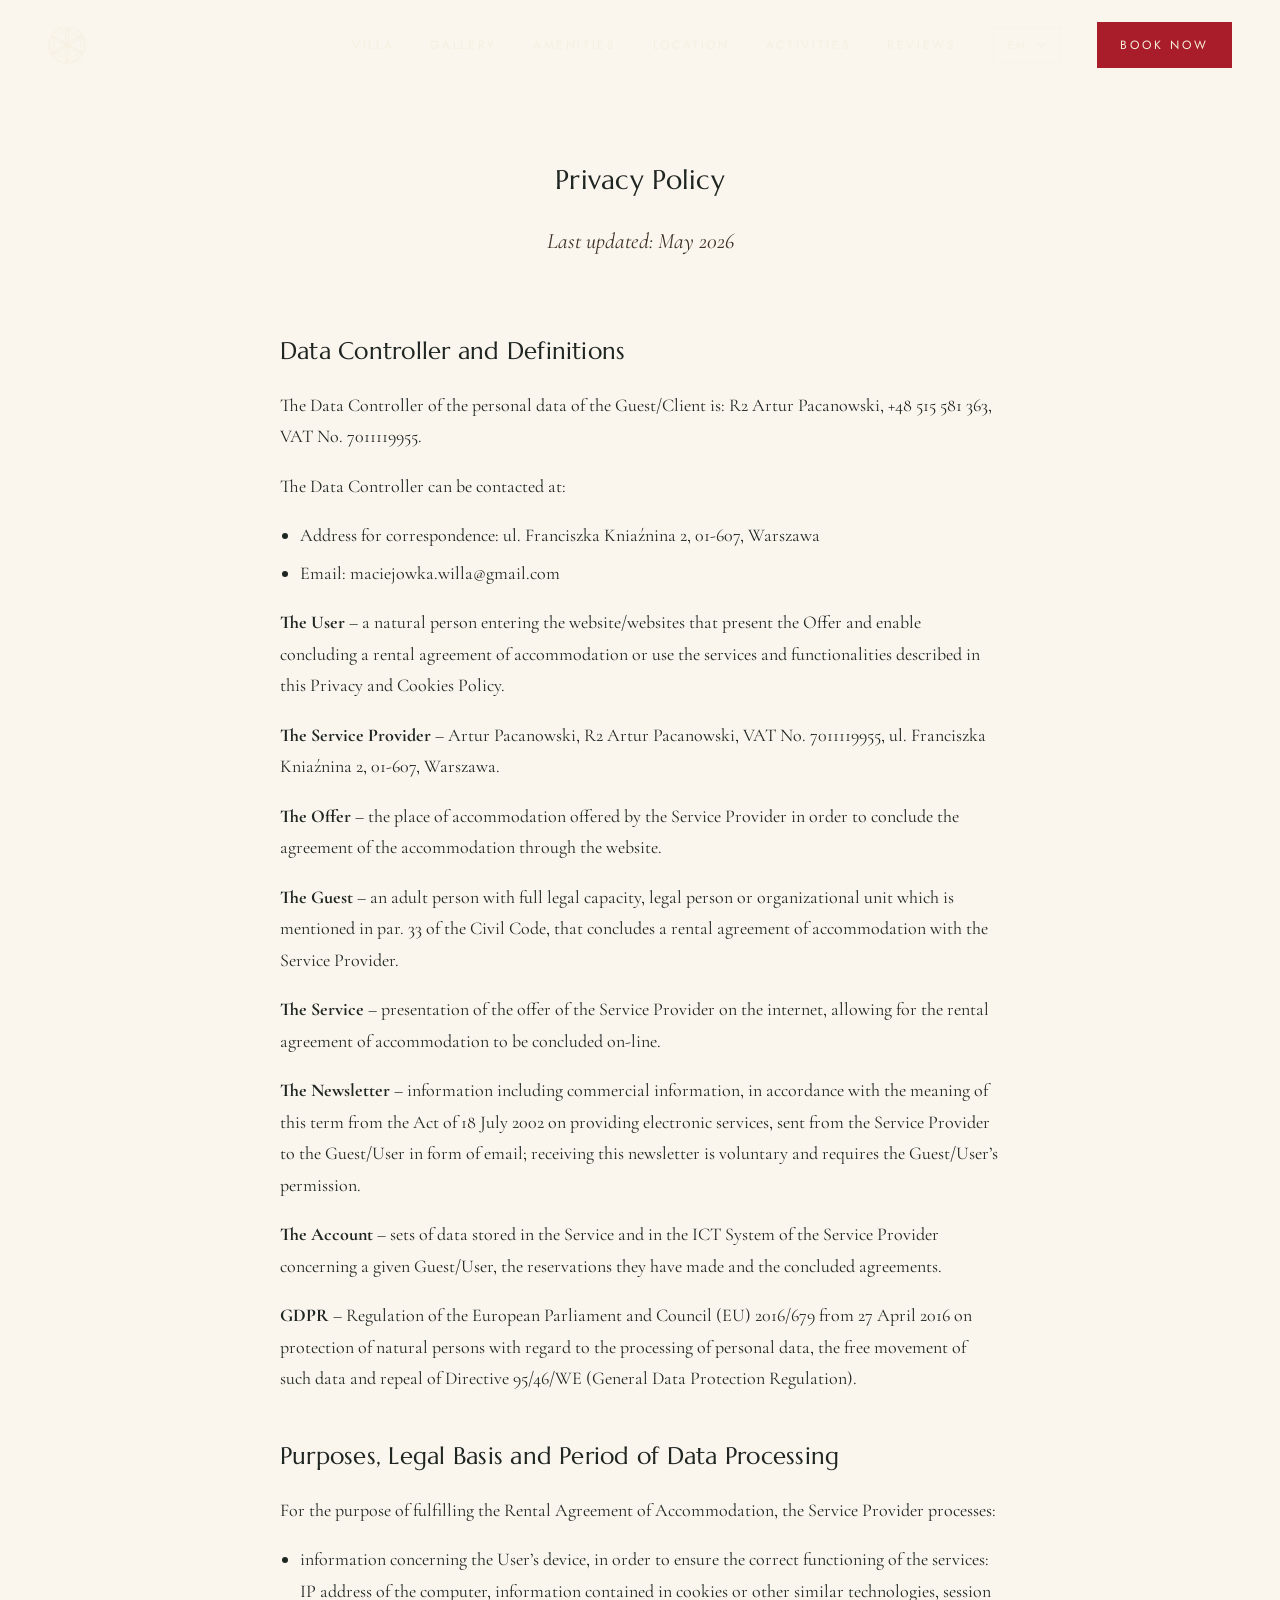
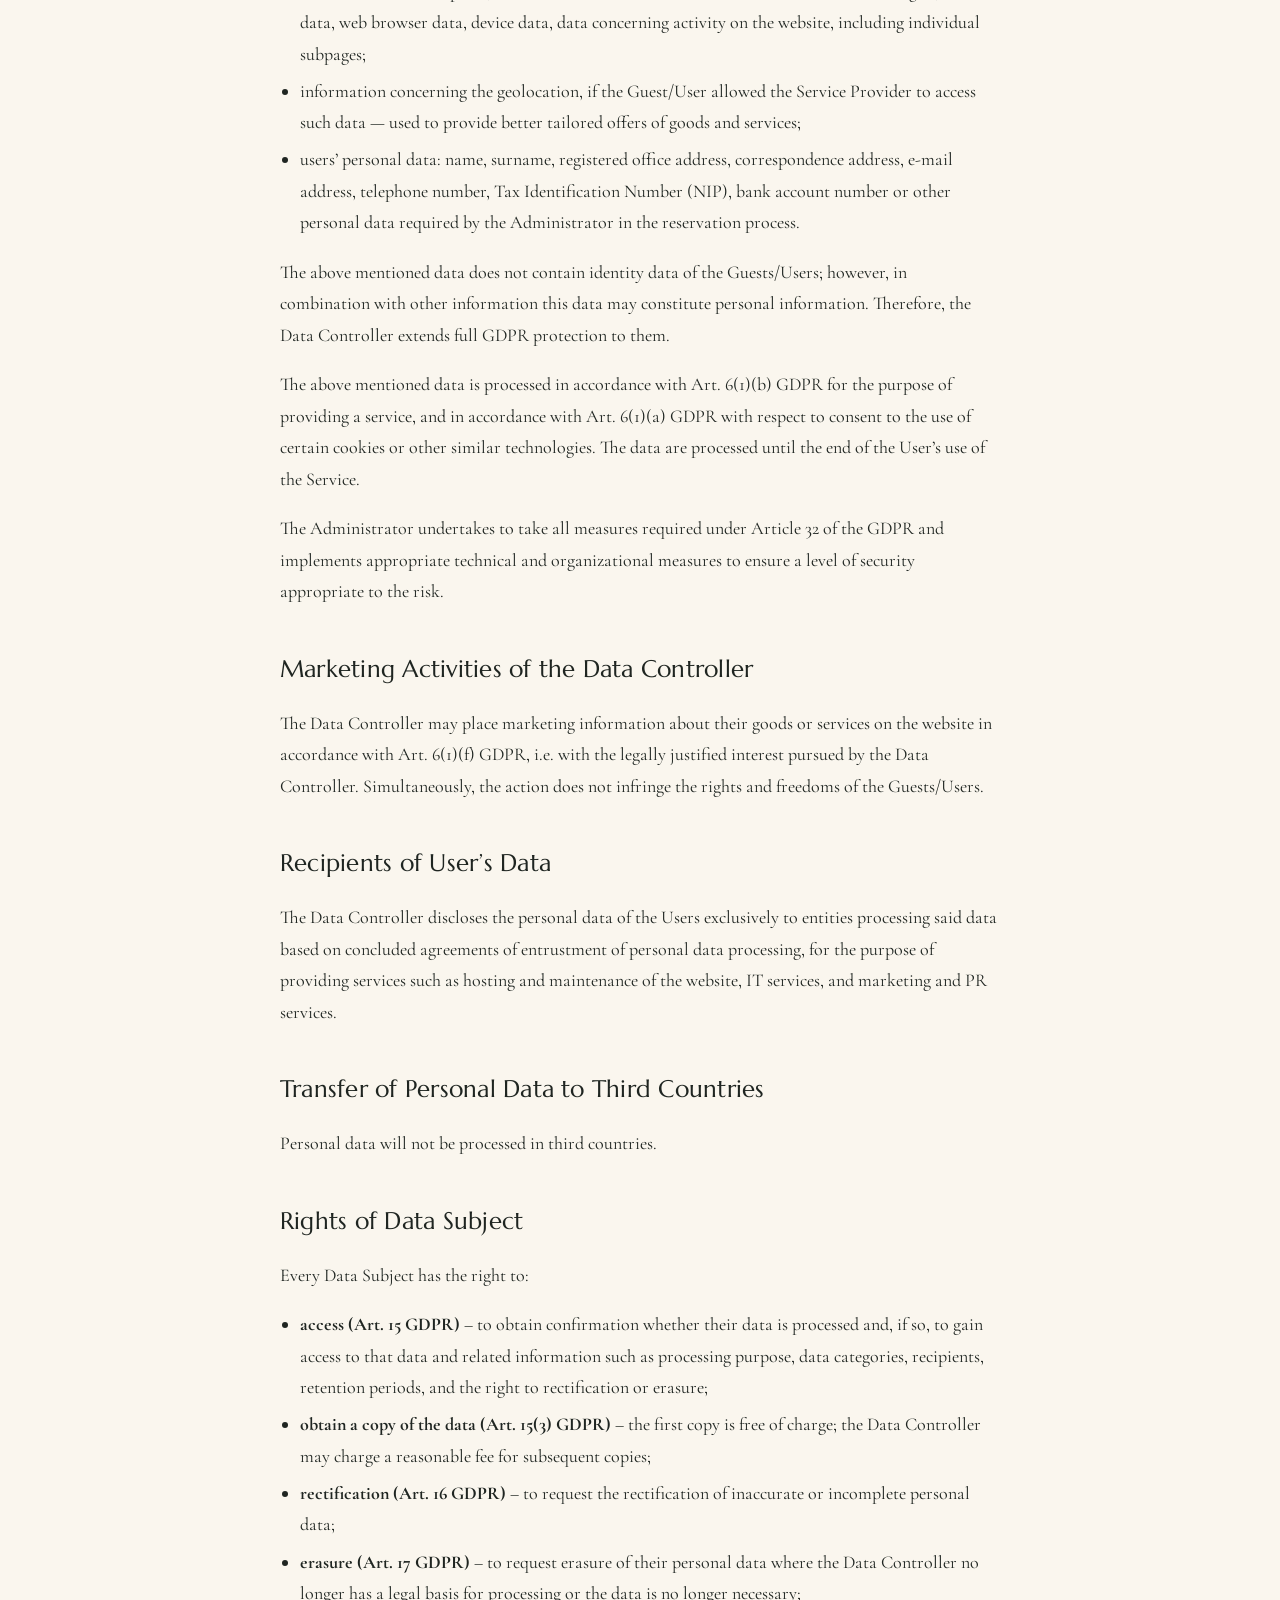
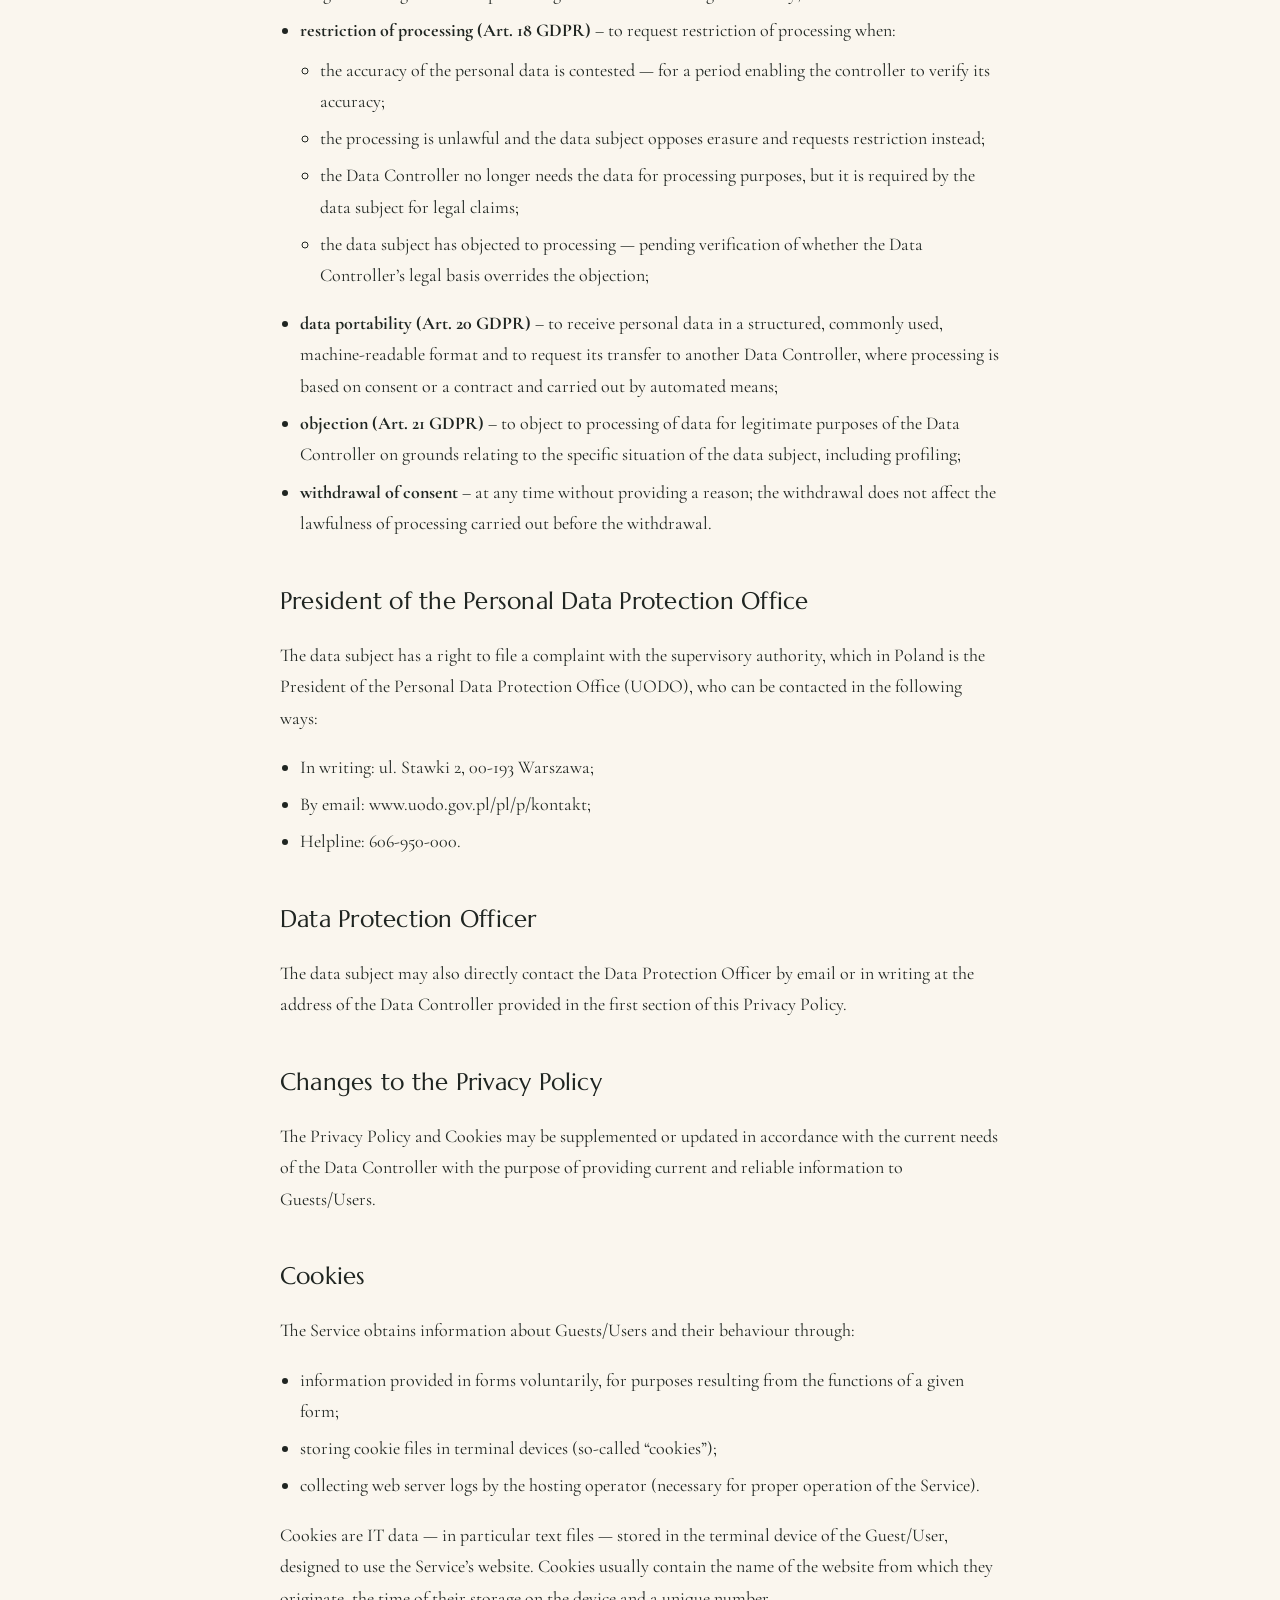
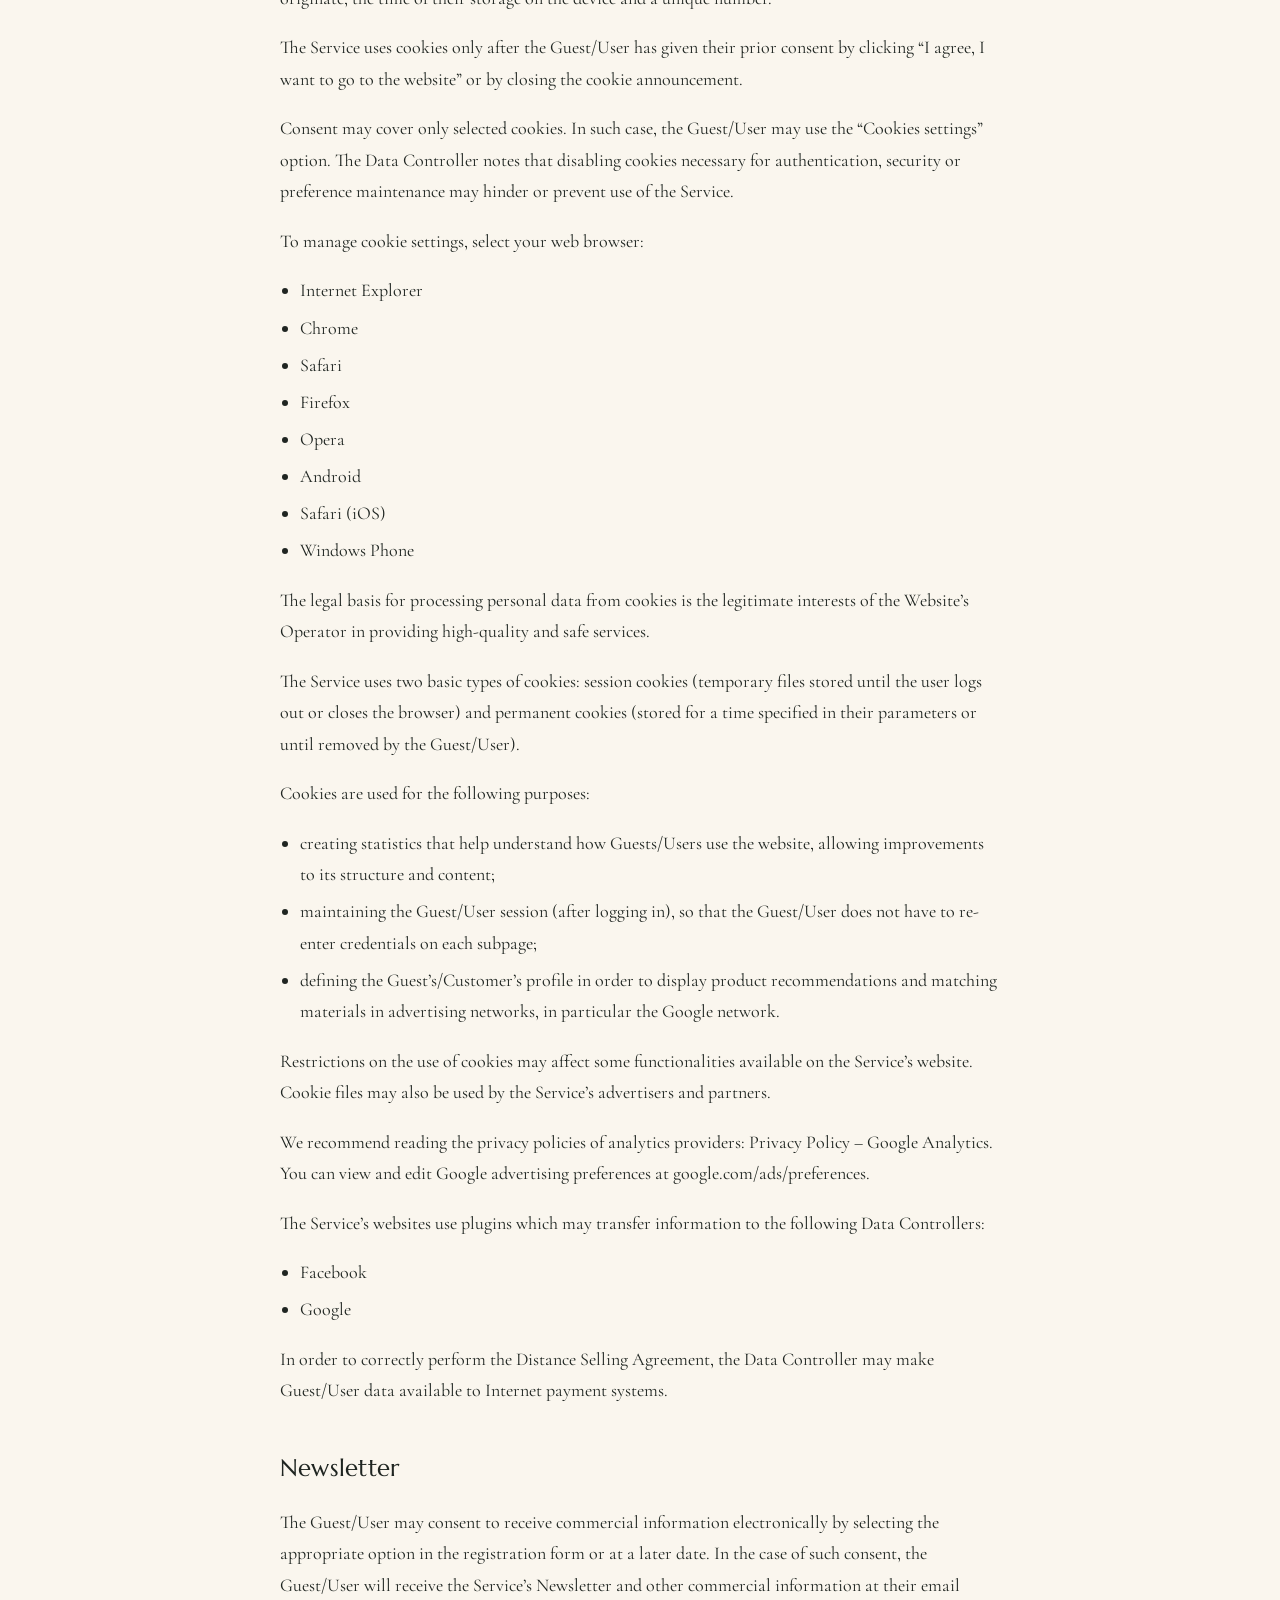
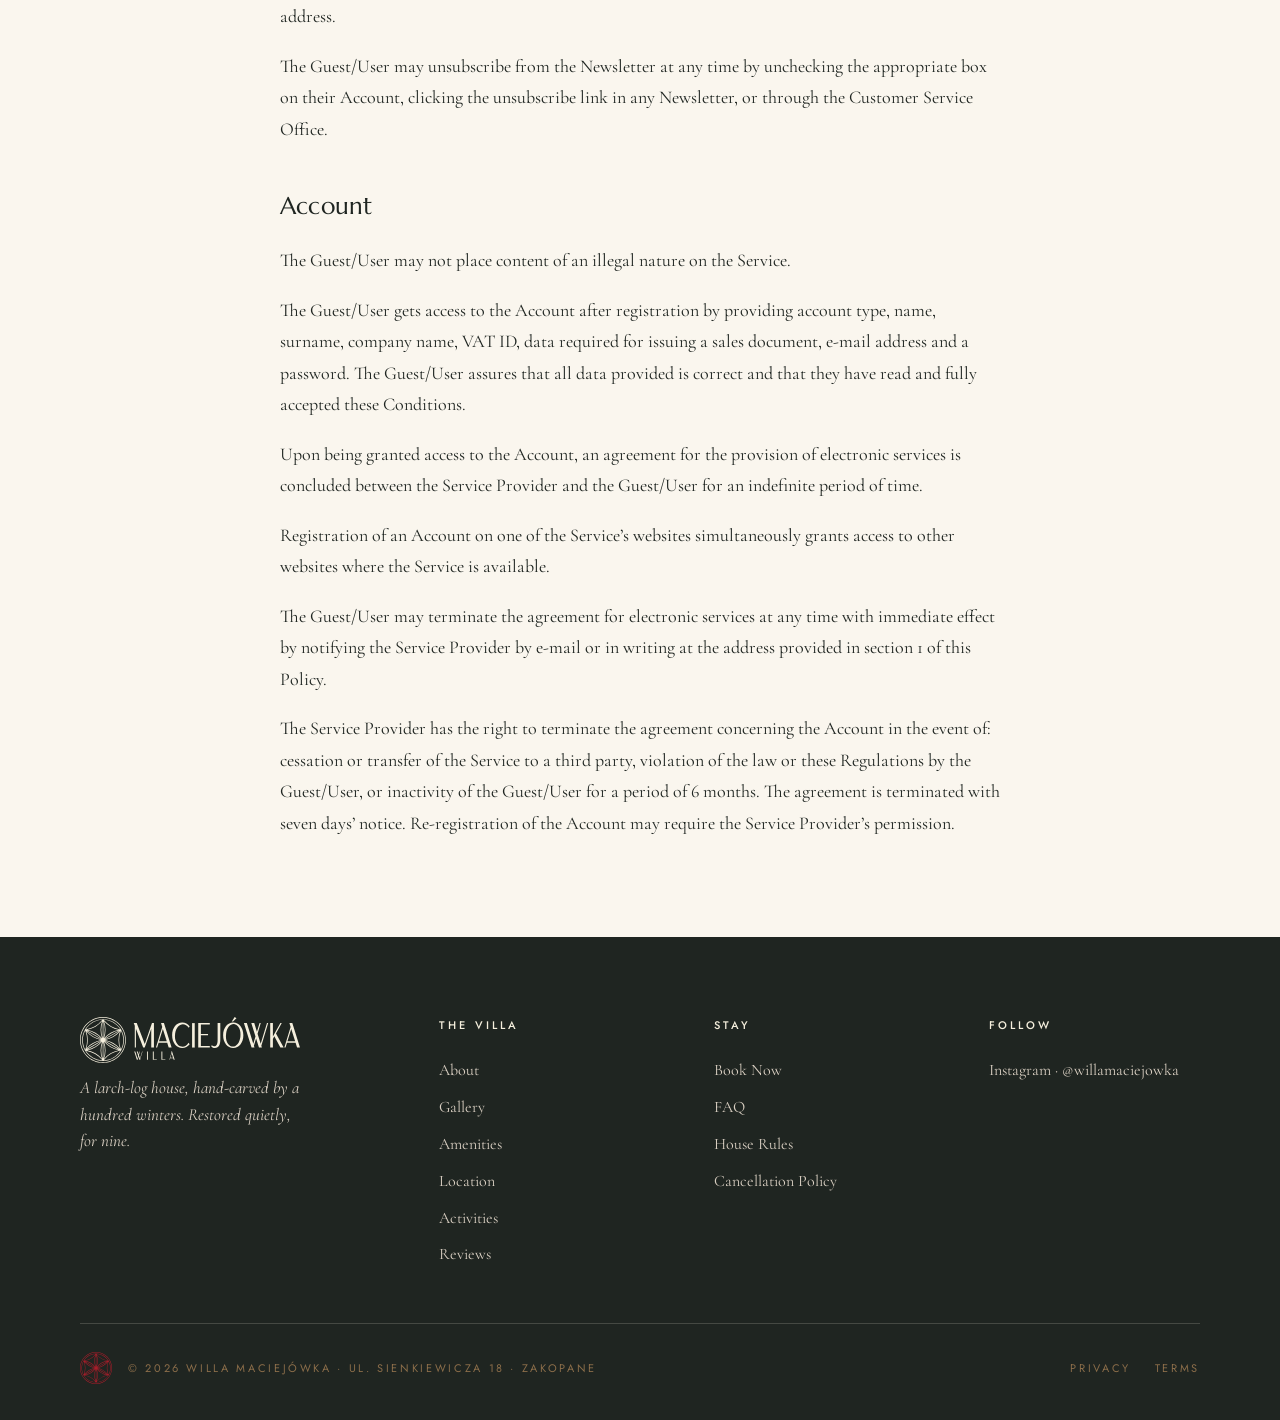
<file: privacy.html>
<!doctype html>
<html lang="en" data-pl-href="./privacy-pl.html">
<head>
<meta charset="utf-8">
  <link rel="icon" type="image/svg+xml" href="/favicon.svg">
<meta name="viewport" content="width=device-width, initial-scale=1">
<title>Privacy Policy — Willa Maciejówka</title>
<meta name="description" content="Privacy Policy for Willa Maciejówka in Zakopane.">
<link rel="canonical" href="https://willamaciejowka.netlify.app/privacy.html">
<link rel="alternate" hreflang="en" href="https://willamaciejowka.netlify.app/privacy.html">
<link rel="alternate" hreflang="pl" href="https://willamaciejowka.netlify.app/privacy-pl.html">
<meta property="og:type" content="website">
<meta property="og:title" content="Privacy Policy — Willa Maciejówka">
<meta property="og:description" content="Privacy Policy for Willa Maciejówka in Zakopane.">
<meta property="og:url" content="https://willamaciejowka.netlify.app/privacy.html">
<meta property="og:image" content="https://willamaciejowka.netlify.app/hero-villa-desktop.webp">
<meta property="og:locale" content="en_US">
<meta name="twitter:card" content="summary">
<meta name="twitter:title" content="Privacy Policy — Willa Maciejówka">
<meta name="twitter:description" content="Privacy Policy for Willa Maciejówka in Zakopane.">
<link rel="preconnect" href="https://fonts.googleapis.com">
<link rel="preconnect" href="https://fonts.gstatic.com" crossorigin>
<link href="https://fonts.googleapis.com/css2?family=Marcellus&family=Cormorant+Garamond:ital,wght@0,300;0,400;0,500;0,600;1,300;1,400&family=Jost:wght@300;400;500;600&display=swap" rel="stylesheet">
<link rel="stylesheet" href="style.css">
<script defer src="https://client58297.idobooking.com/widget/script/loadScriptsForOwnPage?1779204403"></script>
</head>
<body>

<!-- SVG SYMBOL DEFS -->
<svg aria-hidden="true" focusable="false" style="display:none">
  <defs>
    <symbol id="laurel-left" viewBox="0 0 24 56">
      <path d="M14 2 C14 12,14 22,14 32 C14 42,14 50,14 54" stroke="currentColor" stroke-width="1.4" stroke-linecap="round" fill="none"/>
      <path d="M14 8 C10 8,6 6,4 4 C6 7,9 10,13 11" fill="currentColor"/>
      <path d="M14 16 C10 16,6 14,4 12 C6 15,9 18,13 19" fill="currentColor"/>
      <path d="M14 24 C10 24,6 22,4 20 C6 23,9 26,13 27" fill="currentColor"/>
      <path d="M14 32 C10 32,6 30,4 28 C6 31,9 34,13 35" fill="currentColor"/>
      <path d="M14 40 C10 40,6 38,4 36 C6 39,9 42,13 43" fill="currentColor"/>
      <path d="M14 48 C10 48,6 46,4 44 C6 47,9 50,13 51" fill="currentColor"/>
    </symbol>
    <symbol id="laurel-right" viewBox="0 0 24 56">
      <path d="M10 2 C10 12,10 22,10 32 C10 42,10 50,10 54" stroke="currentColor" stroke-width="1.4" stroke-linecap="round" fill="none"/>
      <path d="M10 8 C14 8,18 6,20 4 C18 7,15 10,11 11" fill="currentColor"/>
      <path d="M10 16 C14 16,18 14,20 12 C18 15,15 18,11 19" fill="currentColor"/>
      <path d="M10 24 C14 24,18 22,20 20 C18 23,15 26,11 27" fill="currentColor"/>
      <path d="M10 32 C14 32,18 30,20 28 C18 31,15 34,11 35" fill="currentColor"/>
      <path d="M10 40 C14 40,18 38,20 36 C18 39,15 42,11 43" fill="currentColor"/>
      <path d="M10 48 C14 48,18 46,20 44 C18 47,15 50,11 51" fill="currentColor"/>
    </symbol>
  </defs>
</svg>

<!-- NAV -->
<header class="nav">
  <div class="nav-inner">
    <a href="./index.html" class="nav-brand" aria-label="Willa Maciejówka — Home">
      <svg viewBox="0 0 169.99 169.99" aria-hidden="true">
        <g fill="currentColor">
          <path d="M152.58,123.64c6.53-11.36,10.29-24.5,10.29-38.52s-3.76-27.16-10.29-38.52c-.03-.08-.05-.16-.09-.23-.04-.07-.1-.13-.15-.19C138.89,23.15,113.92,7.62,85.37,7.62S31.86,23.15,18.41,46.18c-.05.06-.11.12-.15.19-.04.07-.06.15-.09.23-6.54,11.36-10.29,24.5-10.29,38.52s3.76,27.16,10.29,38.52c.03.08.05.16.09.23.05.08.11.15.17.22,13.45,23.02,38.41,38.53,66.94,38.53s53.49-15.51,66.94-38.53c.06-.07.12-.14.17-.22.04-.07.06-.15.09-.23ZM92.09,87.56c21.01,3.78,40.06,14.78,53.84,31.09l-53.84-31.09ZM145.85,51.69c-13.78,16.26-32.81,27.23-53.78,30.99l53.78-30.99ZM90.86,80.5c13.8-16.33,32.9-27.34,53.95-31.09l-53.95,31.09ZM86.62,78.08V15.91c7.23,20.08,7.23,42.09,0,62.17ZM84.13,15.91v62.18c-7.23-20.09-7.23-42.09,0-62.18ZM26.07,49.43c21.01,3.78,40.06,14.78,53.84,31.09l-53.84-31.09ZM78.66,82.68c-21.01-3.78-40.07-14.78-53.84-31.09l53.84,31.09ZM24.95,118.48c13.75-16.2,32.73-27.14,53.65-30.92l-53.65,30.92ZM79.95,89.67c-13.83,16.38-32.98,27.42-54.09,31.17l54.09-31.17ZM84.13,92.15v62.18c-7.23-20.09-7.23-42.09,0-62.18ZM86.62,154.33v-62.17c7.23,20.08,7.23,42.09,0,62.17ZM144.68,120.8c-21.01-3.78-40.07-14.78-53.84-31.09l53.84,31.09ZM92.72,85.12c21.65-3.94,41.27-15.34,55.41-32.22-7.48,20.88-7.43,43.8.17,64.65-14.15-17-33.84-28.47-55.58-32.42ZM89.05,78.76c7.34-20.53,7.34-42.99,0-63.51,14.08,16.54,33.46,27.78,54.81,31.8-21.37,3.94-40.75,15.15-54.81,31.72ZM81.7,78.76c-13.97-16.46-33.17-27.63-54.37-31.64,21.33-4.24,40.64-15.7,54.57-32.44-7.55,20.68-7.61,43.37-.19,64.08ZM78.03,85.12c-21.12,3.84-40.29,14.79-54.34,30.99,6.91-20.14,6.85-42.08-.17-62.19,14.06,16.31,33.31,27.34,54.52,31.19ZM81.7,91.48c-7.36,20.56-7.35,43.06.04,63.62-14.09-16.59-33.49-27.86-54.87-31.9,21.38-3.93,40.77-15.14,54.84-31.72ZM89.05,91.48c13.96,16.45,33.16,27.62,54.34,31.63-21.29,4.23-40.57,15.65-54.5,32.34,7.51-20.65,7.56-43.29.16-63.97ZM151.81,119.84l-1.08-2.93c-7.56-20.58-7.57-43.25-.02-63.84l1.03-2.81c5.49,10.42,8.62,22.27,8.62,34.85s-3.1,24.33-8.56,34.72ZM148.95,45.42l-3.47-.61c-21.6-3.78-41.21-15.14-55.23-32l-2.17-2.6c25.65.91,48.05,14.76,60.87,35.22ZM82.36,10.21l-2.24,2.71c-13.98,16.89-33.57,28.3-55.16,32.13l-3.29.58C34.41,25.14,56.75,11.23,82.36,10.21ZM19.32,49.66l1.35,3.66c7.56,20.58,7.57,43.25.02,63.84l-1.3,3.54c-5.74-10.59-9-22.71-9-35.58s3.24-24.89,8.93-35.45ZM21.81,124.83l3.41.6c21.6,3.78,41.21,15.15,55.23,32l2.17,2.6c-25.62-.93-47.99-14.77-60.81-35.2ZM88.34,160.03l2.24-2.71c13.98-16.89,33.57-28.3,55.16-32.13l3.35-.59c-12.75,20.51-35.12,34.43-60.75,35.43Z"/>
          <path d="M85,0C38.13,0,0,38.13,0,85s38.13,85,85,85,85-38.13,85-85S131.86,0,85,0ZM85,167.48c-45.48,0-82.49-37-82.49-82.49S39.51,2.51,85,2.51s82.49,37,82.49,82.49-37,82.49-82.49,82.49Z"/>
        </g>
      </svg>
    </a>

    <div class="nav-right">
      <ul class="nav-links">
        <li><a href="./index.html#about">Villa</a></li>
        <li><a href="./index.html#gallery">Gallery</a></li>
        <li><a href="./index.html#amenities">Amenities</a></li>
        <li><a href="./index.html#location">Location</a></li>
        <li><a href="./index.html#activities">Activities</a></li>
        <li><a href="./index.html#reviews">Reviews</a></li>
      </ul>

      <div class="nav-lang">
        <button class="nav-lang-trigger" type="button" aria-haspopup="listbox" aria-expanded="false">
          <span class="lang-code">EN</span>
          <svg viewBox="0 0 10 6" aria-hidden="true"><path d="M1 1 L5 5 L9 1" fill="none" stroke="currentColor" stroke-width="1.2"/></svg>
        </button>
        <ul class="nav-lang-menu" role="listbox">
          <li role="option" aria-selected="true" data-lang="EN">English</li>
          <li role="option" data-lang="PL">Polski</li>
        </ul>
      </div>

      <button type="button" class="nav-cta" onclick="generateWidgetIdoSellBooking(this)">Book Now</button>
    </div>

    <!-- hamburger (mobile only) -->
    <button class="nav-hamburger" id="navHamburger" aria-label="Open menu" aria-expanded="false">
      <span></span><span></span><span></span>
    </button>
  </div>

  <!-- mobile drawer -->
  <div class="nav-mobile" id="navMobile" aria-hidden="true">
    <ul class="nav-mobile-links">
      <li><a href="./index.html#about">Villa</a></li>
      <li><a href="./index.html#gallery">Gallery</a></li>
      <li><a href="./index.html#amenities">Amenities</a></li>
      <li><a href="./index.html#location">Location</a></li>
      <li><a href="./index.html#activities">Activities</a></li>
      <li><a href="./index.html#reviews">Reviews</a></li>
      <li><a href="./index.html#faq">FAQ</a></li>
    </ul>
    <button type="button" class="btn btn-red" style="width:100%;justify-content:center;" onclick="generateWidgetIdoSellBooking(this)">Book Now →</button>
  </div>
</header>

<main>
  <section class="section legal-page">
    <div class="wrap">
      <div class="section-head">
        <h1>Privacy Policy</h1>
        <p class="lede">Last updated: May 2026</p>
      </div>
      <article class="legal-content">

        <h2>Data Controller and Definitions</h2>
        <p>The Data Controller of the personal data of the Guest/Client is: R2 Artur Pacanowski, +48 515 581 363, VAT No. 7011119955.</p>
        <p>The Data Controller can be contacted at:</p>
        <ul>
          <li>Address for correspondence: ul. Franciszka Kniaźnina 2, 01-607, Warszawa</li>
          <li>Email: <a href="mailto:maciejowka.willa@gmail.com">maciejowka.willa@gmail.com</a></li>
        </ul>
        <p><strong>The User</strong> – a natural person entering the website/websites that present the Offer and enable concluding a rental agreement of accommodation or use the services and functionalities described in this Privacy and Cookies Policy.</p>
        <p><strong>The Service Provider</strong> – Artur Pacanowski, R2 Artur Pacanowski, VAT No. 7011119955, ul. Franciszka Kniaźnina 2, 01-607, Warszawa.</p>
        <p><strong>The Offer</strong> – the place of accommodation offered by the Service Provider in order to conclude the agreement of the accommodation through the website.</p>
        <p><strong>The Guest</strong> – an adult person with full legal capacity, legal person or organizational unit which is mentioned in par. 33 of the Civil Code, that concludes a rental agreement of accommodation with the Service Provider.</p>
        <p><strong>The Service</strong> – presentation of the offer of the Service Provider on the internet, allowing for the rental agreement of accommodation to be concluded on-line.</p>
        <p><strong>The Newsletter</strong> – information including commercial information, in accordance with the meaning of this term from the Act of 18 July 2002 on providing electronic services, sent from the Service Provider to the Guest/User in form of email; receiving this newsletter is voluntary and requires the Guest/User’s permission.</p>
        <p><strong>The Account</strong> – sets of data stored in the Service and in the ICT System of the Service Provider concerning a given Guest/User, the reservations they have made and the concluded agreements.</p>
        <p><strong>GDPR</strong> – Regulation of the European Parliament and Council (EU) 2016/679 from 27 April 2016 on protection of natural persons with regard to the processing of personal data, the free movement of such data and repeal of Directive 95/46/WE (General Data Protection Regulation).</p>

        <h2>Purposes, Legal Basis and Period of Data Processing</h2>
        <p>For the purpose of fulfilling the Rental Agreement of Accommodation, the Service Provider processes:</p>
        <ul>
          <li>information concerning the User’s device, in order to ensure the correct functioning of the services: IP address of the computer, information contained in cookies or other similar technologies, session data, web browser data, device data, data concerning activity on the website, including individual subpages;</li>
          <li>information concerning the geolocation, if the Guest/User allowed the Service Provider to access such data — used to provide better tailored offers of goods and services;</li>
          <li>users’ personal data: name, surname, registered office address, correspondence address, e-mail address, telephone number, Tax Identification Number (NIP), bank account number or other personal data required by the Administrator in the reservation process.</li>
        </ul>
        <p>The above mentioned data does not contain identity data of the Guests/Users; however, in combination with other information this data may constitute personal information. Therefore, the Data Controller extends full GDPR protection to them.</p>
        <p>The above mentioned data is processed in accordance with Art. 6(1)(b) GDPR for the purpose of providing a service, and in accordance with Art. 6(1)(a) GDPR with respect to consent to the use of certain cookies or other similar technologies. The data are processed until the end of the User’s use of the Service.</p>
        <p>The Administrator undertakes to take all measures required under Article 32 of the GDPR and implements appropriate technical and organizational measures to ensure a level of security appropriate to the risk.</p>

        <h2>Marketing Activities of the Data Controller</h2>
        <p>The Data Controller may place marketing information about their goods or services on the website in accordance with Art. 6(1)(f) GDPR, i.e. with the legally justified interest pursued by the Data Controller. Simultaneously, the action does not infringe the rights and freedoms of the Guests/Users.</p>

        <h2>Recipients of User’s Data</h2>
        <p>The Data Controller discloses the personal data of the Users exclusively to entities processing said data based on concluded agreements of entrustment of personal data processing, for the purpose of providing services such as hosting and maintenance of the website, IT services, and marketing and PR services.</p>

        <h2>Transfer of Personal Data to Third Countries</h2>
        <p>Personal data will not be processed in third countries.</p>

        <h2>Rights of Data Subject</h2>
        <p>Every Data Subject has the right to:</p>
        <ul>
          <li><strong>access (Art. 15 GDPR)</strong> – to obtain confirmation whether their data is processed and, if so, to gain access to that data and related information such as processing purpose, data categories, recipients, retention periods, and the right to rectification or erasure;</li>
          <li><strong>obtain a copy of the data (Art. 15(3) GDPR)</strong> – the first copy is free of charge; the Data Controller may charge a reasonable fee for subsequent copies;</li>
          <li><strong>rectification (Art. 16 GDPR)</strong> – to request the rectification of inaccurate or incomplete personal data;</li>
          <li><strong>erasure (Art. 17 GDPR)</strong> – to request erasure of their personal data where the Data Controller no longer has a legal basis for processing or the data is no longer necessary;</li>
          <li><strong>restriction of processing (Art. 18 GDPR)</strong> – to request restriction of processing when:
            <ul>
              <li>the accuracy of the personal data is contested — for a period enabling the controller to verify its accuracy;</li>
              <li>the processing is unlawful and the data subject opposes erasure and requests restriction instead;</li>
              <li>the Data Controller no longer needs the data for processing purposes, but it is required by the data subject for legal claims;</li>
              <li>the data subject has objected to processing — pending verification of whether the Data Controller’s legal basis overrides the objection;</li>
            </ul>
          </li>
          <li><strong>data portability (Art. 20 GDPR)</strong> – to receive personal data in a structured, commonly used, machine-readable format and to request its transfer to another Data Controller, where processing is based on consent or a contract and carried out by automated means;</li>
          <li><strong>objection (Art. 21 GDPR)</strong> – to object to processing of data for legitimate purposes of the Data Controller on grounds relating to the specific situation of the data subject, including profiling;</li>
          <li><strong>withdrawal of consent</strong> – at any time without providing a reason; the withdrawal does not affect the lawfulness of processing carried out before the withdrawal.</li>
        </ul>

        <h2>President of the Personal Data Protection Office</h2>
        <p>The data subject has a right to file a complaint with the supervisory authority, which in Poland is the President of the Personal Data Protection Office (UODO), who can be contacted in the following ways:</p>
        <ul>
          <li>In writing: ul. Stawki 2, 00-193 Warszawa;</li>
          <li>By email: <a href="https://www.uodo.gov.pl/pl/p/kontakt">www.uodo.gov.pl/pl/p/kontakt</a>;</li>
          <li>Helpline: 606-950-000.</li>
        </ul>

        <h2>Data Protection Officer</h2>
        <p>The data subject may also directly contact the Data Protection Officer by email or in writing at the address of the Data Controller provided in the first section of this Privacy Policy.</p>

        <h2>Changes to the Privacy Policy</h2>
        <p>The Privacy Policy and Cookies may be supplemented or updated in accordance with the current needs of the Data Controller with the purpose of providing current and reliable information to Guests/Users.</p>

        <h2>Cookies</h2>
        <p>The Service obtains information about Guests/Users and their behaviour through:</p>
        <ul>
          <li>information provided in forms voluntarily, for purposes resulting from the functions of a given form;</li>
          <li>storing cookie files in terminal devices (so-called “cookies”);</li>
          <li>collecting web server logs by the hosting operator (necessary for proper operation of the Service).</li>
        </ul>
        <p>Cookies are IT data — in particular text files — stored in the terminal device of the Guest/User, designed to use the Service’s website. Cookies usually contain the name of the website from which they originate, the time of their storage on the device and a unique number.</p>
        <p>The Service uses cookies only after the Guest/User has given their prior consent by clicking “I agree, I want to go to the website” or by closing the cookie announcement.</p>
        <p>Consent may cover only selected cookies. In such case, the Guest/User may use the “Cookies settings” option. The Data Controller notes that disabling cookies necessary for authentication, security or preference maintenance may hinder or prevent use of the Service.</p>
        <p>To manage cookie settings, select your web browser:</p>
        <ul>
          <li>Internet Explorer</li>
          <li>Chrome</li>
          <li>Safari</li>
          <li>Firefox</li>
          <li>Opera</li>
          <li>Android</li>
          <li>Safari (iOS)</li>
          <li>Windows Phone</li>
        </ul>
        <p>The legal basis for processing personal data from cookies is the legitimate interests of the Website’s Operator in providing high-quality and safe services.</p>
        <p>The Service uses two basic types of cookies: session cookies (temporary files stored until the user logs out or closes the browser) and permanent cookies (stored for a time specified in their parameters or until removed by the Guest/User).</p>
        <p>Cookies are used for the following purposes:</p>
        <ul>
          <li>creating statistics that help understand how Guests/Users use the website, allowing improvements to its structure and content;</li>
          <li>maintaining the Guest/User session (after logging in), so that the Guest/User does not have to re-enter credentials on each subpage;</li>
          <li>defining the Guest’s/Customer’s profile in order to display product recommendations and matching materials in advertising networks, in particular the Google network.</li>
        </ul>
        <p>Restrictions on the use of cookies may affect some functionalities available on the Service’s website. Cookie files may also be used by the Service’s advertisers and partners.</p>
        <p>We recommend reading the privacy policies of analytics providers: <a href="https://policies.google.com/privacy">Privacy Policy – Google Analytics</a>. You can view and edit Google advertising preferences at <a href="https://www.google.com/ads/preferences/">google.com/ads/preferences</a>.</p>
        <p>The Service’s websites use plugins which may transfer information to the following Data Controllers:</p>
        <ul>
          <li>Facebook</li>
          <li>Google</li>
        </ul>
        <p>In order to correctly perform the Distance Selling Agreement, the Data Controller may make Guest/User data available to Internet payment systems.</p>

        <h2>Newsletter</h2>
        <p>The Guest/User may consent to receive commercial information electronically by selecting the appropriate option in the registration form or at a later date. In the case of such consent, the Guest/User will receive the Service’s Newsletter and other commercial information at their email address.</p>
        <p>The Guest/User may unsubscribe from the Newsletter at any time by unchecking the appropriate box on their Account, clicking the unsubscribe link in any Newsletter, or through the Customer Service Office.</p>

        <h2>Account</h2>
        <p>The Guest/User may not place content of an illegal nature on the Service.</p>
        <p>The Guest/User gets access to the Account after registration by providing account type, name, surname, company name, VAT ID, data required for issuing a sales document, e-mail address and a password. The Guest/User assures that all data provided is correct and that they have read and fully accepted these Conditions.</p>
        <p>Upon being granted access to the Account, an agreement for the provision of electronic services is concluded between the Service Provider and the Guest/User for an indefinite period of time.</p>
        <p>Registration of an Account on one of the Service’s websites simultaneously grants access to other websites where the Service is available.</p>
        <p>The Guest/User may terminate the agreement for electronic services at any time with immediate effect by notifying the Service Provider by e-mail or in writing at the address provided in section 1 of this Policy.</p>
        <p>The Service Provider has the right to terminate the agreement concerning the Account in the event of: cessation or transfer of the Service to a third party, violation of the law or these Regulations by the Guest/User, or inactivity of the Guest/User for a period of 6 months. The agreement is terminated with seven days’ notice. Re-registration of the Account may require the Service Provider’s permission.</p>

      </article>
    </div>
  </section>
</main>

<!-- FOOTER -->
<footer class="footer">
  <div class="wrap">
    <div class="footer-grid">
      <div class="footer-brand">
        <div class="mark">
          <svg class="footer-mark" aria-label="Willa Maciejówka" fill="currentColor" xmlns="http://www.w3.org/2000/svg" viewBox="0 0 815.39 170.25"><path d="M201.04,127.62h3.74l8.15,26.04,2.78-9.14-5.3-16.91h3.73l3.39,10.86,3.33-10.86h1.49l-4.04,13.33,3.97,12.71,7.94-26.04h1.53l-8.69,28.47.75,2.43h-3.73l-3.6-11.57-2.78,9.14.75,2.43h-3.73l-9.68-30.9Z"/><path d="M248.24,127.62h3.36v30.9h-3.36v-30.9Z"/><path d="M273.33,156.71h11.24v1.81h-14.63v-30.9h3.4v29.09Z"/><path d="M305.12,156.71h11.24v1.81h-14.63v-30.9h3.4v29.09Z"/><path d="M331.13,158.52l7.94-26-1.53-4.9h3.67l9.68,30.9h-3.67l-1.87-6h-10.86l-1.83,6h-1.53ZM335.03,150.7h9.74l-4.92-15.76-4.82,15.76Z"/><path d="M199.04,22.65h11.15l29.87,77.01,26.68-77.01h7.27v90.6h-9.96V43.49l-24.2,69.76h-5.68l-26.98-69.76v69.76h-4.18V32.88l-3.98-10.22Z"/><path d="M281.48,113.25l23.3-76.23-4.48-14.37h10.75l28.38,90.6h-10.75l-5.48-17.6h-31.86l-5.38,17.6h-4.48ZM292.94,90.34h28.58l-14.44-46.21-14.14,46.21Z"/><path d="M341.43,67.95c0-27.96,16.73-47.37,37.44-47.11,10.95-.13,20.71,5.18,27.58,14.24l-3.68,4.79c-5.18-8.41-13.14-13.2-21.41-13.2-13.64,0-25.99,13.46-28.87,35.2-3.29,24.46,6.97,44.27,22.5,47.63,1.69.39,3.29.52,4.98.52,8.56,0,16.63-5.31,22.2-14.88l4.28,5.69c-6.87,9.06-16.63,14.37-27.58,14.24-20.71.26-37.44-19.16-37.44-47.11Z"/><path d="M415.41,22.65h9.86v90.6h-9.86V22.65Z"/><path d="M438.21,113.25V22.65h42.91v5.31h-33.06v34.69h26.48v5.31h-26.48v39.99h33.06v5.31h-42.91Z"/><path d="M488.59,105.1c3.48,2.85,7.47,4.01,11.05,3.24,10.16-2.2,10.45-16.31,10.45-26.27V22.65h9.96v60.83c0,17.73-4.38,31.58-19.91,31.58-5.08,0-10.25-2.2-14.04-6.86l2.49-3.11Z"/><path d="M568.05,20.84c20.71-.26,37.44,19.16,37.44,47.11s-16.73,47.37-37.44,47.11c-20.81.26-37.54-19.16-37.54-47.11s16.73-47.37,37.54-47.11ZM562.38,109.11c1.49.39,2.99.52,4.38.52,12.94,0,24.69-13.72,27.68-35.59,3.29-24.46-6.17-44.14-20.91-47.24-1.49-.39-2.99-.52-4.48-.52-12.84,0-24.49,13.72-27.48,35.59-3.38,24.46,6.27,44.14,20.81,47.24ZM573.33,0l6.67,4.4-12.64,12.04h-4.78l10.75-16.44Z"/><path d="M607.48,22.65h10.95l23.9,76.36,8.16-26.79-15.53-49.57h10.95l9.96,31.84,9.76-31.84h4.38l-11.85,39.09,11.65,37.28,23.3-76.36h4.48l-25.49,83.48,2.19,7.12h-10.95l-10.55-33.91-8.17,26.79,2.19,7.12h-10.95l-28.38-90.6Z"/><path d="M715.02,22.65v49.57l27.78-49.57h5.08l-21.41,38.18,28.48,52.42h-12.15l-22.5-41.42-5.28,9.58v31.84h-9.96V22.65h9.96Z"/><path d="M757.44,113.25l23.3-76.23-4.48-14.37h10.75l28.38,90.6h-10.75l-5.48-17.6h-31.86l-5.38,17.6h-4.48ZM768.89,90.34h28.58l-14.44-46.21-14.14,46.21Z"/><path d="M152.58,123.9c6.53-11.36,10.29-24.5,10.29-38.52s-3.76-27.16-10.29-38.52c-.03-.08-.05-.16-.09-.23-.04-.07-.1-.13-.15-.19C138.89,23.41,113.92,7.88,85.37,7.88S31.86,23.41,18.41,46.45c-.05.06-.11.12-.15.19-.04.07-.06.15-.09.23-6.54,11.36-10.29,24.5-10.29,38.52s3.76,27.16,10.29,38.52c.03.08.05.16.09.23.05.08.11.15.17.22,13.45,23.02,38.41,38.53,66.94,38.53s53.49-15.51,66.94-38.53c.06-.07.12-.14.17-.22.04-.07.06-.15.09-.23ZM92.09,87.82c21.01,3.78,40.06,14.78,53.84,31.09l-53.84-31.09ZM145.85,51.95c-13.78,16.26-32.81,27.23-53.78,30.99l53.78-30.99ZM90.86,80.76c13.8-16.33,32.9-27.34,53.95-31.09l-53.95,31.09ZM86.62,78.35V16.17c7.23,20.08,7.23,42.09,0,62.17ZM84.13,16.17v62.18c-7.23-20.09-7.23-42.09,0-62.18ZM26.07,49.7c21.01,3.78,40.06,14.78,53.84,31.09l-53.84-31.09ZM78.66,82.94c-21.01-3.78-40.07-14.78-53.84-31.09l53.84,31.09ZM24.95,118.74c13.75-16.2,32.73-27.14,53.65-30.92l-53.65,30.92ZM79.95,89.94c-13.83,16.38-32.98,27.42-54.09,31.17l54.09-31.17ZM84.13,92.41v62.18c-7.23-20.09-7.23-42.09,0-62.18ZM86.62,154.59v-62.17c7.23,20.08,7.23,42.09,0,62.17ZM144.68,121.07c-21.01-3.78-40.07-14.78-53.84-31.09l53.84,31.09ZM92.72,85.38c21.65-3.94,41.27-15.34,55.41-32.22-7.48,20.88-7.43,43.8.17,64.65-14.15-17-33.84-28.47-55.58-32.42ZM89.05,79.02c7.34-20.53,7.34-42.99,0-63.51,14.08,16.54,33.46,27.78,54.81,31.8-21.37,3.94-40.75,15.15-54.81,31.72ZM81.7,79.02c-13.97-16.46-33.17-27.63-54.37-31.64,21.33-4.24,40.64-15.7,54.57-32.44-7.55,20.68-7.61,43.37-.19,64.08ZM78.03,85.38c-21.12,3.84-40.29,14.79-54.34,30.99,6.91-20.14,6.85-42.08-.17-62.19,14.06,16.31,33.31,27.34,54.52,31.19ZM81.7,91.74c-7.36,20.56-7.35,43.06.04,63.62-14.09-16.59-33.49-27.86-54.87-31.9,21.38-3.93,40.77-15.14,54.84-31.72ZM89.05,91.74c13.96,16.45,33.16,27.62,54.34,31.63-21.29,4.23-40.57,15.65-54.5,32.34,7.51-20.65,7.56-43.29.16-63.97ZM151.81,120.1l-1.08-2.93c-7.56-20.58-7.57-43.25-.02-63.84l1.03-2.81c5.49,10.42,8.62,22.27,8.62,34.85s-3.1,24.33-8.56,34.72ZM148.95,45.68l-3.47-.61c-21.6-3.78-41.21-15.14-55.23-32l-2.17-2.6c25.65.91,48.05,14.76,60.87,35.22ZM82.36,10.47l-2.24,2.71c-13.98,16.89-33.57,28.3-55.16,32.13l-3.29.58C34.41,25.41,56.75,11.49,82.36,10.47ZM19.32,49.93l1.35,3.66c7.56,20.58,7.57,43.25.02,63.84l-1.3,3.54c-5.74-10.59-9-22.71-9-35.58s3.24-24.89,8.93-35.45ZM21.81,125.09l3.41.6c21.6,3.78,41.21,15.15,55.23,32l2.17,2.6c-25.62-.93-47.99-14.77-60.81-35.2ZM88.34,160.29l2.24-2.71c13.98-16.89,33.57-28.3,55.16-32.13l3.35-.59c-12.75,20.51-35.12,34.43-60.75,35.43Z"/><path d="M85,.26C38.13.26,0,38.39,0,85.26s38.13,85,85,85,85-38.13,85-85S131.86.26,85,.26ZM85,167.74c-45.48,0-82.49-37-82.49-82.49S39.51,2.77,85,2.77s82.49,37,82.49,82.49-37,82.49-82.49,82.49Z"/></svg>
        </div>
        <p>A larch-log house, hand-carved by a hundred winters. Restored quietly, for nine.</p>
      </div>
      <div>
        <h4>The Villa</h4>
        <ul>
          <li><a href="./index.html#about">About</a></li>
          <li><a href="./index.html#gallery">Gallery</a></li>
          <li><a href="./index.html#amenities">Amenities</a></li>
          <li><a href="./index.html#location">Location</a></li>
          <li><a href="./index.html#activities">Activities</a></li>
          <li><a href="./index.html#reviews">Reviews</a></li>
        </ul>
      </div>
      <div>
        <h4>Stay</h4>
        <ul>
          <li><button type="button" onclick="generateWidgetIdoSellBooking(this)">Book Now</button></li>
          <li><a href="./index.html#faq">FAQ</a></li>
          <li><a href="#">House Rules</a></li>
          <li><a href="#">Cancellation Policy</a></li>
        </ul>
      </div>
      <div>
        <h4>Follow</h4>
        <ul>
          <li><a href="#">Instagram · @willamaciejowka</a></li>
        </ul>
      </div>
    </div>
    <div class="footer-bottom">
      <div style="display:flex;align-items:center;gap:16px;">
        <svg class="footer-rosette" aria-hidden="true" fill="currentColor" xmlns="http://www.w3.org/2000/svg" viewBox="0 0 169.99 169.99"><path d="M152.58,123.64c6.53-11.36,10.29-24.5,10.29-38.52s-3.76-27.16-10.29-38.52c-.03-.08-.05-.16-.09-.23-.04-.07-.1-.13-.15-.19C138.89,23.15,113.92,7.62,85.37,7.62S31.86,23.15,18.41,46.18c-.05.06-.11.12-.15.19-.04.07-.06.15-.09.23-6.54,11.36-10.29,24.5-10.29,38.52s3.76,27.16,10.29,38.52c.03.08.05.16.09.23.05.08.11.15.17.22,13.45,23.02,38.41,38.53,66.94,38.53s53.49-15.51,66.94-38.53c.06-.07.12-.14.17-.22.04-.07.06-.15.09-.23ZM92.09,87.56c21.01,3.78,40.06,14.78,53.84,31.09l-53.84-31.09ZM145.85,51.69c-13.78,16.26-32.81,27.23-53.78,30.99l53.78-30.99ZM90.86,80.5c13.8-16.33,32.9-27.34,53.95-31.09l-53.95,31.09ZM86.62,78.08V15.91c7.23,20.08,7.23,42.09,0,62.17ZM84.13,15.91v62.18c-7.23-20.09-7.23-42.09,0-62.18ZM26.07,49.43c21.01,3.78,40.06,14.78,53.84,31.09l-53.84-31.09ZM78.66,82.68c-21.01-3.78-40.07-14.78-53.84-31.09l53.84,31.09ZM24.95,118.48c13.75-16.2,32.73-27.14,53.65-30.92l-53.65,30.92ZM79.95,89.67c-13.83,16.38-32.98,27.42-54.09,31.17l54.09-31.17ZM84.13,92.15v62.18c-7.23-20.09-7.23-42.09,0-62.18ZM86.62,154.33v-62.17c7.23,20.08,7.23,42.09,0,62.17ZM144.68,120.8c-21.01-3.78-40.07-14.78-53.84-31.09l53.84,31.09ZM92.72,85.12c21.65-3.94,41.27-15.34,55.41-32.22-7.48,20.88-7.43,43.8.17,64.65-14.15-17-33.84-28.47-55.58-32.42ZM89.05,78.76c7.34-20.53,7.34-42.99,0-63.51,14.08,16.54,33.46,27.78,54.81,31.8-21.37,3.94-40.75,15.15-54.81,31.72ZM81.7,78.76c-13.97-16.46-33.17-27.63-54.37-31.64,21.33-4.24,40.64-15.7,54.57-32.44-7.55,20.68-7.61,43.37-.19,64.08ZM78.03,85.12c-21.12,3.84-40.29,14.79-54.34,30.99,6.91-20.14,6.85-42.08-.17-62.19,14.06,16.31,33.31,27.34,54.52,31.19ZM81.7,91.48c-7.36,20.56-7.35,43.06.04,63.62-14.09-16.59-33.49-27.86-54.87-31.9,21.38-3.93,40.77-15.14,54.84-31.72ZM89.05,91.48c13.96,16.45,33.16,27.62,54.34,31.63-21.29,4.23-40.57,15.65-54.5,32.34,7.51-20.65,7.56-43.29.16-63.97ZM151.81,119.84l-1.08-2.93c-7.56-20.58-7.57-43.25-.02-63.84l1.03-2.81c5.49,10.42,8.62,22.27,8.62,34.85s-3.1,24.33-8.56,34.72ZM148.95,45.42l-3.47-.61c-21.6-3.78-41.21-15.14-55.23-32l-2.17-2.6c25.65.91,48.05,14.76,60.87,35.22ZM82.36,10.21l-2.24,2.71c-13.98,16.89-33.57,28.3-55.16,32.13l-3.29.58C34.41,25.14,56.75,11.23,82.36,10.21ZM19.32,49.66l1.35,3.66c7.56,20.58,7.57,43.25.02,63.84l-1.3,3.54c-5.74-10.59-9-22.71-9-35.58s3.24-24.89,8.93-35.45ZM21.81,124.83l3.41.6c21.6,3.78,41.21,15.15,55.23,32l2.17,2.6c-25.62-.93-47.99-14.77-60.81-35.2ZM88.34,160.03l2.24-2.71c13.98-16.89,33.57-28.3,55.16-32.13l3.35-.59c-12.75,20.51-35.12,34.43-60.75,35.43Z"/><path d="M85,0C38.13,0,0,38.13,0,85s38.13,85,85,85,85-38.13,85-85S131.86,0,85,0ZM85,167.48c-45.48,0-82.49-37-82.49-82.49S39.51,2.51,85,2.51s82.49,37,82.49,82.49-37,82.49-82.49,82.49Z"/></svg>
        <span>© 2026 Willa Maciejówka · ul. Sienkiewicza 18 · Zakopane</span>
      </div>
      <div class="legal">
        <a href="./privacy.html">Privacy</a>
        <a href="./terms.html">Terms</a>
      </div>
    </div>
  </div>
</footer>

<script src="main.js"></script>
<script>
  (function () {
    var nav = document.querySelector('.nav');
    function keepScrolled() { nav.classList.add('scrolled'); }
    keepScrolled();
    window.addEventListener('scroll', keepScrolled, { passive: true });
  }());
</script>
</body>
</html>
</file>
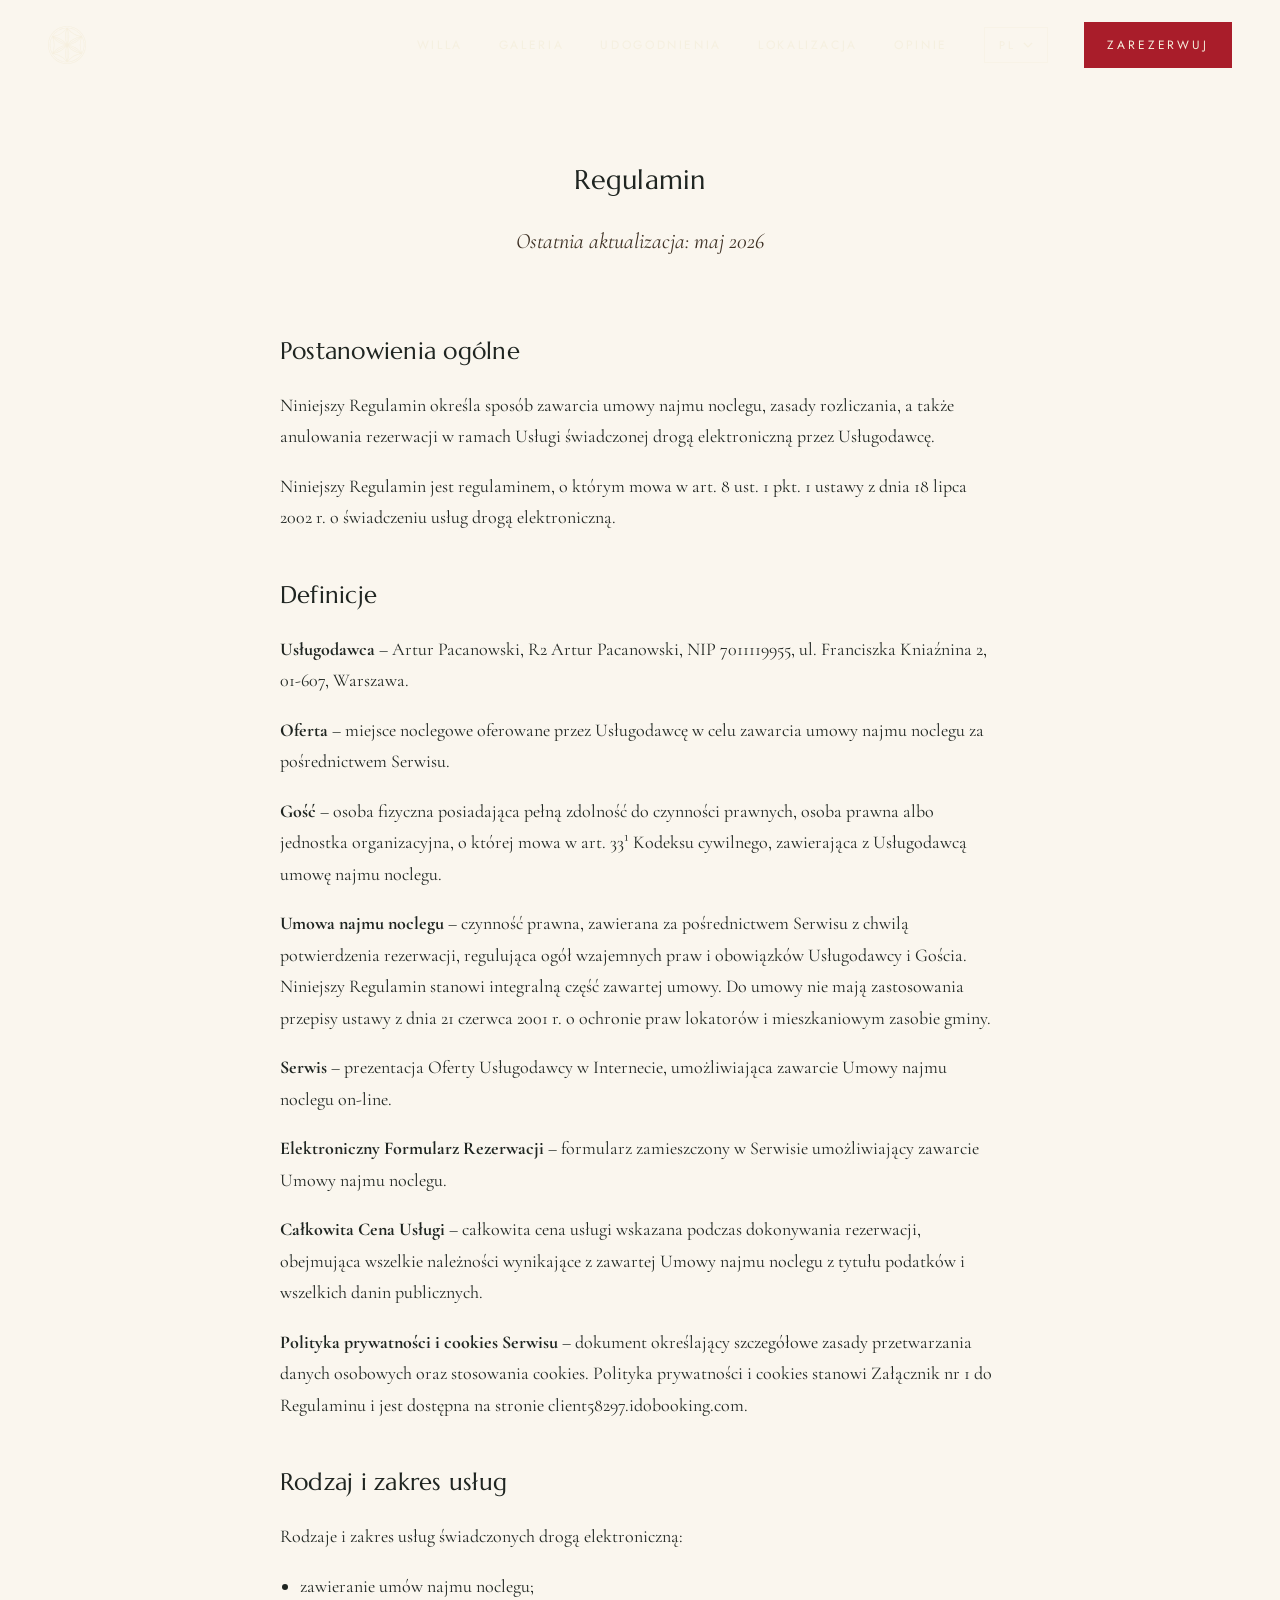
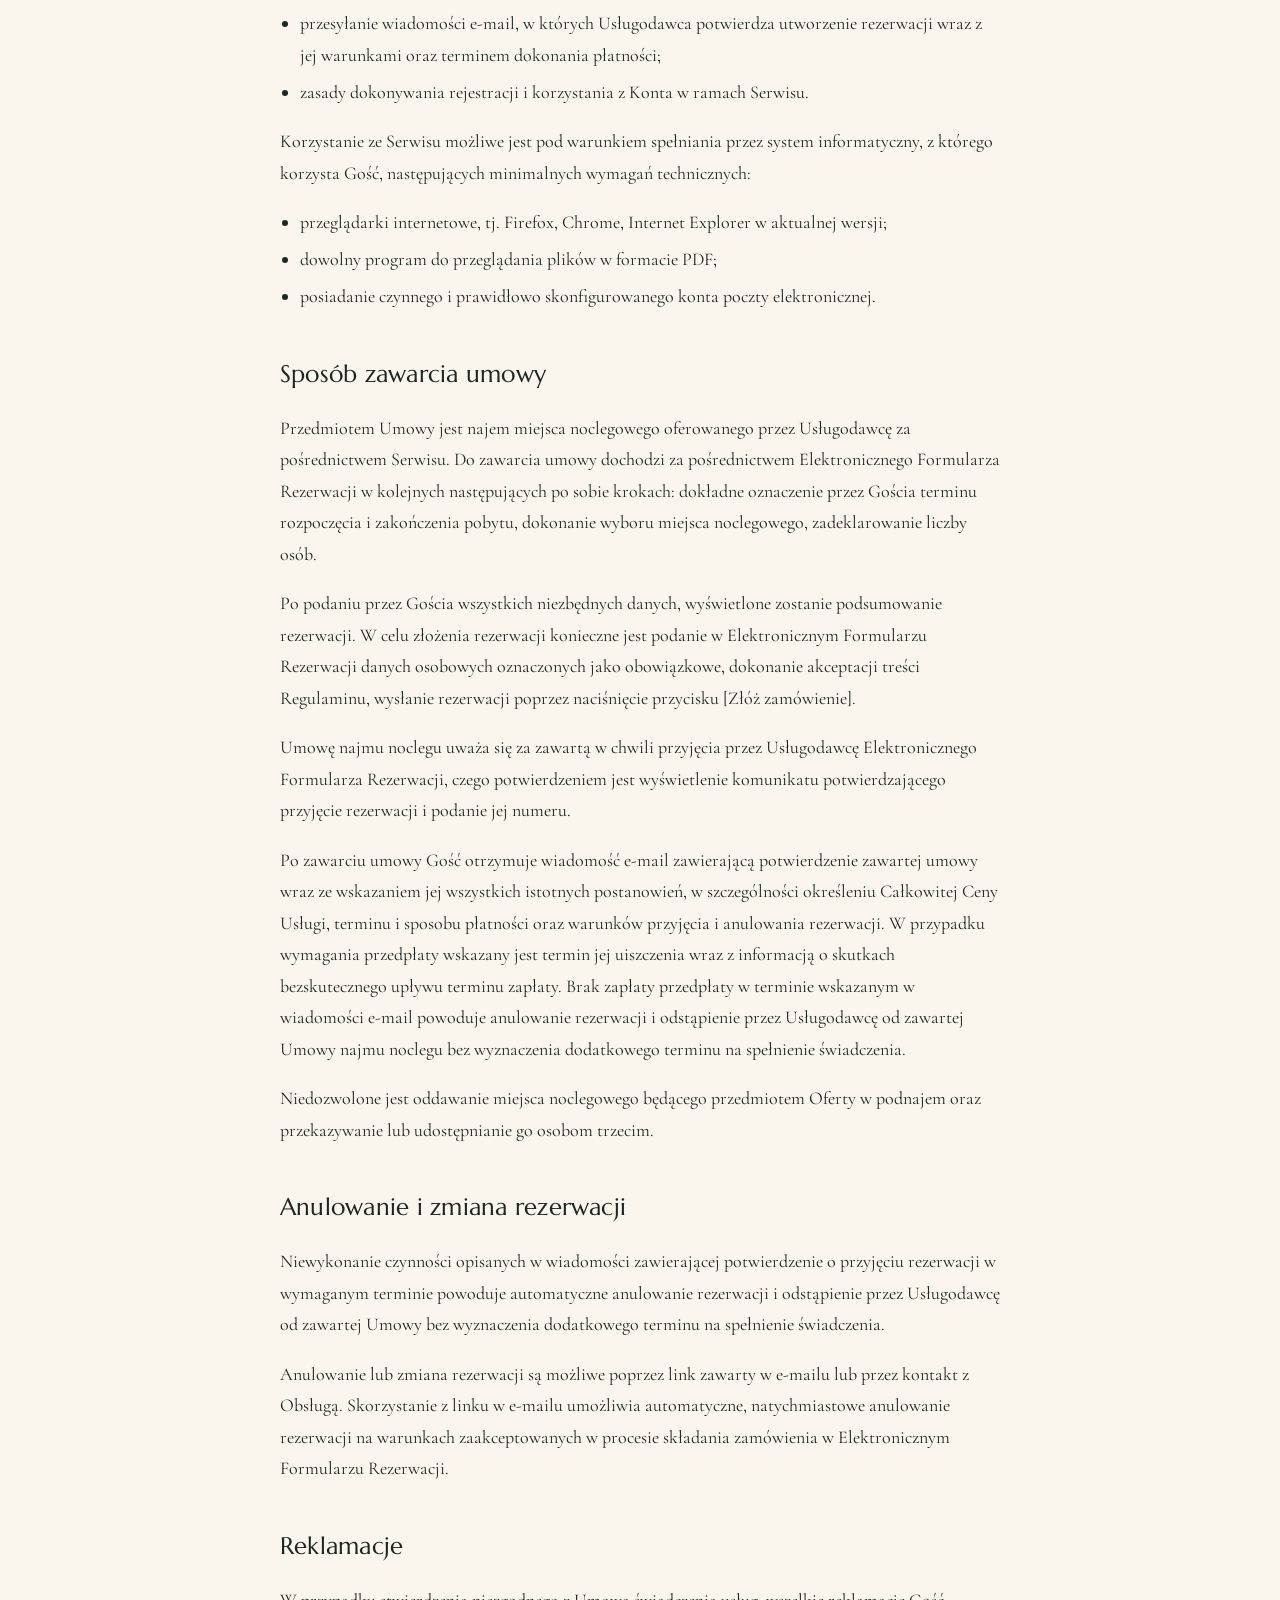
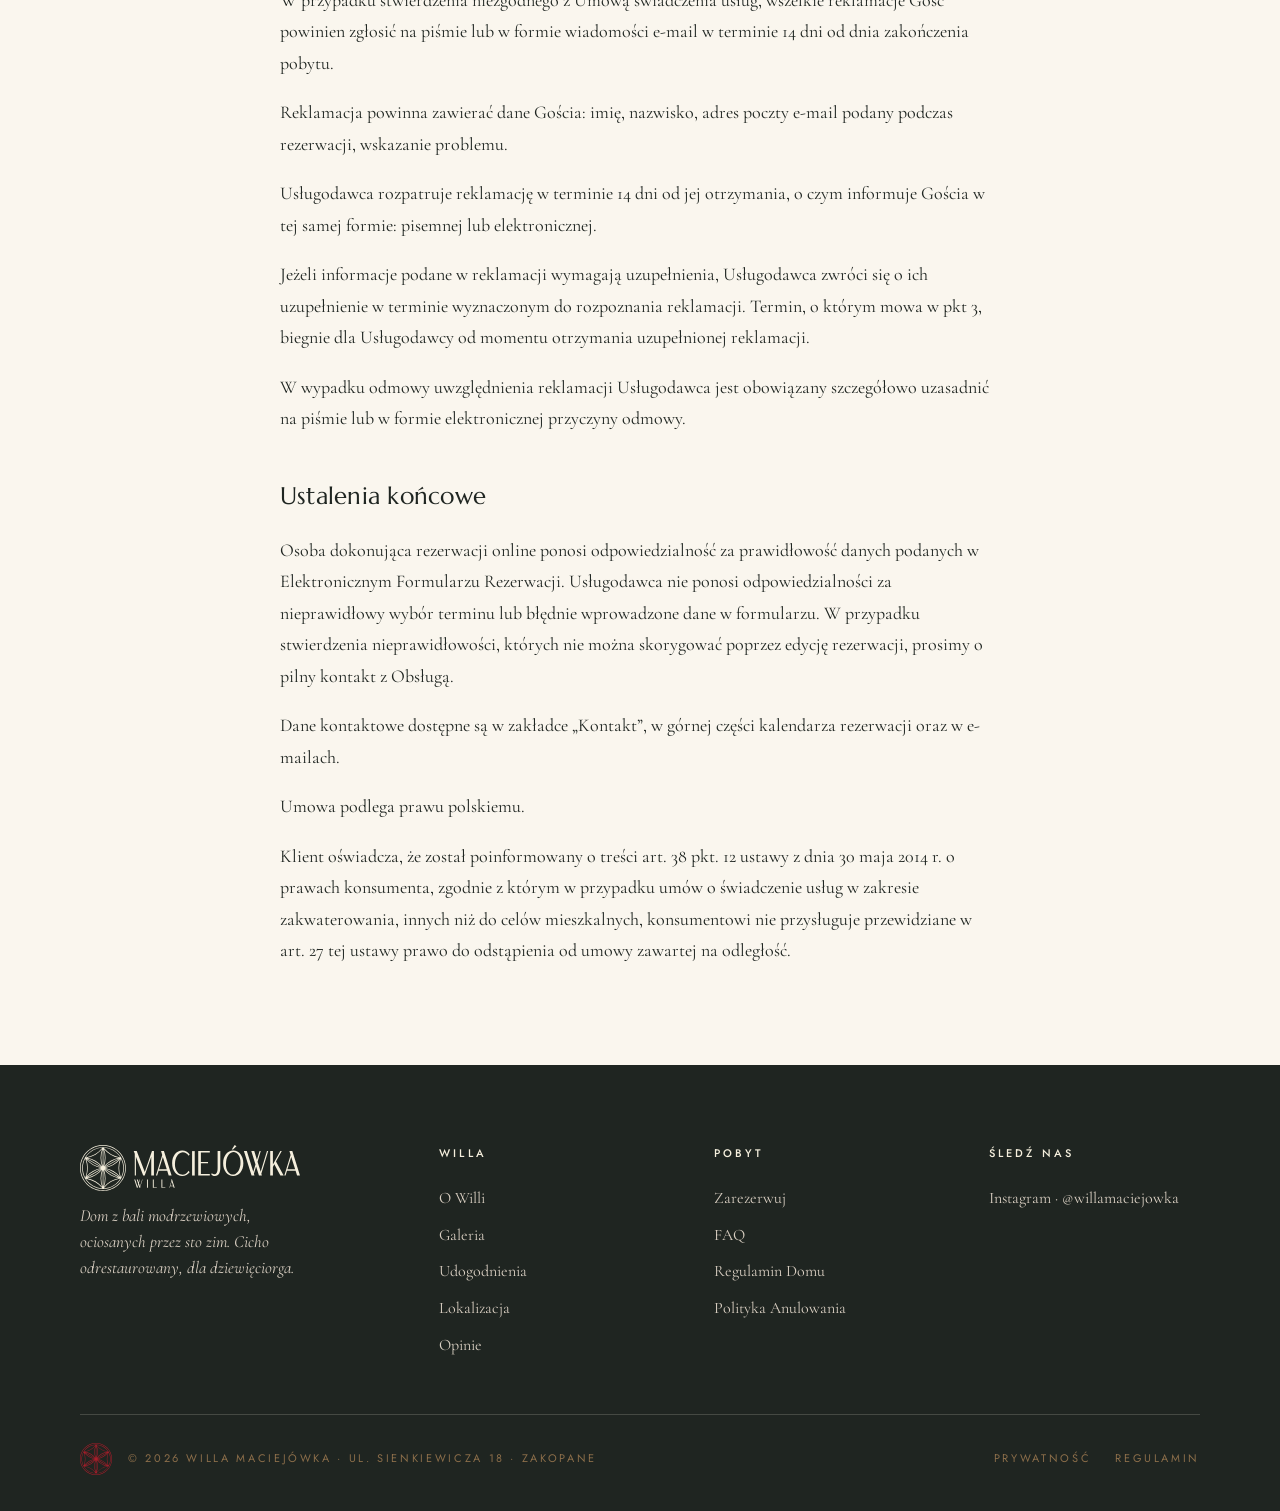
<file: terms-pl.html>
<!doctype html>
<html lang="pl" data-en-href="./terms.html">
<head>
<meta charset="utf-8">
  <link rel="icon" type="image/svg+xml" href="/favicon.svg">
<meta name="viewport" content="width=device-width, initial-scale=1">
<title>Regulamin — Willa Maciejówka</title>
<meta name="description" content="Regulamin rezerwacji Willi Maciejówki w Zakopanem.">
<link rel="canonical" href="https://willamaciejowka.netlify.app/terms-pl.html">
<link rel="alternate" hreflang="en" href="https://willamaciejowka.netlify.app/terms.html">
<link rel="alternate" hreflang="pl" href="https://willamaciejowka.netlify.app/terms-pl.html">
<meta property="og:type" content="website">
<meta property="og:title" content="Regulamin — Willa Maciejówka">
<meta property="og:description" content="Regulamin rezerwacji Willi Maciejówki w Zakopanem.">
<meta property="og:url" content="https://willamaciejowka.netlify.app/terms-pl.html">
<meta property="og:image" content="https://willamaciejowka.netlify.app/hero-villa-desktop.webp">
<meta property="og:locale" content="pl_PL">
<meta name="twitter:card" content="summary">
<meta name="twitter:title" content="Regulamin — Willa Maciejówka">
<meta name="twitter:description" content="Regulamin rezerwacji Willi Maciejówki w Zakopanem.">
<link rel="preconnect" href="https://fonts.googleapis.com">
<link rel="preconnect" href="https://fonts.gstatic.com" crossorigin>
<link href="https://fonts.googleapis.com/css2?family=Marcellus&family=Cormorant+Garamond:ital,wght@0,300;0,400;0,500;0,600;1,300;1,400&family=Jost:wght@300;400;500;600&display=swap" rel="stylesheet">
<link rel="stylesheet" href="style.css">
<script defer src="https://client58297.idobooking.com/widget/script/loadScriptsForOwnPage?1779204403"></script>
</head>
<body>

<!-- SVG SYMBOL DEFS -->
<svg aria-hidden="true" focusable="false" style="display:none">
  <defs>
    <symbol id="laurel-left" viewBox="0 0 24 56">
      <path d="M14 2 C14 12,14 22,14 32 C14 42,14 50,14 54" stroke="currentColor" stroke-width="1.4" stroke-linecap="round" fill="none"/>
      <path d="M14 8 C10 8,6 6,4 4 C6 7,9 10,13 11" fill="currentColor"/>
      <path d="M14 16 C10 16,6 14,4 12 C6 15,9 18,13 19" fill="currentColor"/>
      <path d="M14 24 C10 24,6 22,4 20 C6 23,9 26,13 27" fill="currentColor"/>
      <path d="M14 32 C10 32,6 30,4 28 C6 31,9 34,13 35" fill="currentColor"/>
      <path d="M14 40 C10 40,6 38,4 36 C6 39,9 42,13 43" fill="currentColor"/>
      <path d="M14 48 C10 48,6 46,4 44 C6 47,9 50,13 51" fill="currentColor"/>
    </symbol>
    <symbol id="laurel-right" viewBox="0 0 24 56">
      <path d="M10 2 C10 12,10 22,10 32 C10 42,10 50,10 54" stroke="currentColor" stroke-width="1.4" stroke-linecap="round" fill="none"/>
      <path d="M10 8 C14 8,18 6,20 4 C18 7,15 10,11 11" fill="currentColor"/>
      <path d="M10 16 C14 16,18 14,20 12 C18 15,15 18,11 19" fill="currentColor"/>
      <path d="M10 24 C14 24,18 22,20 20 C18 23,15 26,11 27" fill="currentColor"/>
      <path d="M10 32 C14 32,18 30,20 28 C18 31,15 34,11 35" fill="currentColor"/>
      <path d="M10 40 C14 40,18 38,20 36 C18 39,15 42,11 43" fill="currentColor"/>
      <path d="M10 48 C14 48,18 46,20 44 C18 47,15 50,11 51" fill="currentColor"/>
    </symbol>
  </defs>
</svg>

<!-- NAV -->
<header class="nav">
  <div class="nav-inner">
    <a href="./index-pl.html" class="nav-brand" aria-label="Willa Maciejówka — Strona główna">
      <svg viewBox="0 0 169.99 169.99" aria-hidden="true">
        <g fill="currentColor">
          <path d="M152.58,123.64c6.53-11.36,10.29-24.5,10.29-38.52s-3.76-27.16-10.29-38.52c-.03-.08-.05-.16-.09-.23-.04-.07-.1-.13-.15-.19C138.89,23.15,113.92,7.62,85.37,7.62S31.86,23.15,18.41,46.18c-.05.06-.11.12-.15.19-.04.07-.06.15-.09.23-6.54,11.36-10.29,24.5-10.29,38.52s3.76,27.16,10.29,38.52c.03.08.05.16.09.23.05.08.11.15.17.22,13.45,23.02,38.41,38.53,66.94,38.53s53.49-15.51,66.94-38.53c.06-.07.12-.14.17-.22.04-.07.06-.15.09-.23ZM92.09,87.56c21.01,3.78,40.06,14.78,53.84,31.09l-53.84-31.09ZM145.85,51.69c-13.78,16.26-32.81,27.23-53.78,30.99l53.78-30.99ZM90.86,80.5c13.8-16.33,32.9-27.34,53.95-31.09l-53.95,31.09ZM86.62,78.08V15.91c7.23,20.08,7.23,42.09,0,62.17ZM84.13,15.91v62.18c-7.23-20.09-7.23-42.09,0-62.18ZM26.07,49.43c21.01,3.78,40.06,14.78,53.84,31.09l-53.84-31.09ZM78.66,82.68c-21.01-3.78-40.07-14.78-53.84-31.09l53.84,31.09ZM24.95,118.48c13.75-16.2,32.73-27.14,53.65-30.92l-53.65,30.92ZM79.95,89.67c-13.83,16.38-32.98,27.42-54.09,31.17l54.09-31.17ZM84.13,92.15v62.18c-7.23-20.09-7.23-42.09,0-62.18ZM86.62,154.33v-62.17c7.23,20.08,7.23,42.09,0,62.17ZM144.68,120.8c-21.01-3.78-40.07-14.78-53.84-31.09l53.84,31.09ZM92.72,85.12c21.65-3.94,41.27-15.34,55.41-32.22-7.48,20.88-7.43,43.8.17,64.65-14.15-17-33.84-28.47-55.58-32.42ZM89.05,78.76c7.34-20.53,7.34-42.99,0-63.51,14.08,16.54,33.46,27.78,54.81,31.8-21.37,3.94-40.75,15.15-54.81,31.72ZM81.7,78.76c-13.97-16.46-33.17-27.63-54.37-31.64,21.33-4.24,40.64-15.7,54.57-32.44-7.55,20.68-7.61,43.37-.19,64.08ZM78.03,85.12c-21.12,3.84-40.29,14.79-54.34,30.99,6.91-20.14,6.85-42.08-.17-62.19,14.06,16.31,33.31,27.34,54.52,31.19ZM81.7,91.48c-7.36,20.56-7.35,43.06.04,63.62-14.09-16.59-33.49-27.86-54.87-31.9,21.38-3.93,40.77-15.14,54.84-31.72ZM89.05,91.48c13.96,16.45,33.16,27.62,54.34,31.63-21.29,4.23-40.57,15.65-54.5,32.34,7.51-20.65,7.56-43.29.16-63.97ZM151.81,119.84l-1.08-2.93c-7.56-20.58-7.57-43.25-.02-63.84l1.03-2.81c5.49,10.42,8.62,22.27,8.62,34.85s-3.1,24.33-8.56,34.72ZM148.95,45.42l-3.47-.61c-21.6-3.78-41.21-15.14-55.23-32l-2.17-2.6c25.65.91,48.05,14.76,60.87,35.22ZM82.36,10.21l-2.24,2.71c-13.98,16.89-33.57,28.3-55.16,32.13l-3.29.58C34.41,25.14,56.75,11.23,82.36,10.21ZM19.32,49.66l1.35,3.66c7.56,20.58,7.57,43.25.02,63.84l-1.3,3.54c-5.74-10.59-9-22.71-9-35.58s3.24-24.89,8.93-35.45ZM21.81,124.83l3.41.6c21.6,3.78,41.21,15.15,55.23,32l2.17,2.6c-25.62-.93-47.99-14.77-60.81-35.2ZM88.34,160.03l2.24-2.71c13.98-16.89,33.57-28.3,55.16-32.13l3.35-.59c-12.75,20.51-35.12,34.43-60.75,35.43Z"/>
          <path d="M85,0C38.13,0,0,38.13,0,85s38.13,85,85,85,85-38.13,85-85S131.86,0,85,0ZM85,167.48c-45.48,0-82.49-37-82.49-82.49S39.51,2.51,85,2.51s82.49,37,82.49,82.49-37,82.49-82.49,82.49Z"/>
        </g>
      </svg>
    </a>

    <div class="nav-right">
      <ul class="nav-links">
        <li><a href="./index-pl.html#about">Willa</a></li>
        <li><a href="./index-pl.html#gallery">Galeria</a></li>
        <li><a href="./index-pl.html#amenities">Udogodnienia</a></li>
        <li><a href="./index-pl.html#location">Lokalizacja</a></li>
        <li><a href="./index-pl.html#reviews">Opinie</a></li>
      </ul>

      <div class="nav-lang">
        <button class="nav-lang-trigger" type="button" aria-haspopup="listbox" aria-expanded="false">
          <span class="lang-code">PL</span>
          <svg viewBox="0 0 10 6" aria-hidden="true"><path d="M1 1 L5 5 L9 1" fill="none" stroke="currentColor" stroke-width="1.2"/></svg>
        </button>
        <ul class="nav-lang-menu" role="listbox">
          <li role="option" data-lang="EN">English</li>
          <li role="option" aria-selected="true" data-lang="PL">Polski</li>
        </ul>
      </div>

      <button type="button" class="nav-cta" onclick="generateWidgetIdoSellBooking(this)">Zarezerwuj</button>
    </div>

    <!-- hamburger (mobile only) -->
    <button class="nav-hamburger" id="navHamburger" aria-label="Otwórz menu" aria-expanded="false">
      <span></span><span></span><span></span>
    </button>
  </div>

  <!-- mobile drawer -->
  <div class="nav-mobile" id="navMobile" aria-hidden="true">
    <ul class="nav-mobile-links">
      <li><a href="./index-pl.html#about">Willa</a></li>
      <li><a href="./index-pl.html#gallery">Galeria</a></li>
      <li><a href="./index-pl.html#amenities">Udogodnienia</a></li>
      <li><a href="./index-pl.html#location">Lokalizacja</a></li>
      <li><a href="./index-pl.html#reviews">Opinie</a></li>
      <li><a href="./index-pl.html#faq">FAQ</a></li>
    </ul>
    <button type="button" class="btn btn-red" style="width:100%;justify-content:center;" onclick="generateWidgetIdoSellBooking(this)">Zarezerwuj →</button>
  </div>
</header>

<main>
  <section class="section legal-page">
    <div class="wrap">
      <div class="section-head">
        <h1>Regulamin</h1>
        <p class="lede">Ostatnia aktualizacja: maj 2026</p>
      </div>
      <article class="legal-content">

        <h2>Postanowienia ogólne</h2>
        <p>Niniejszy Regulamin określa sposób zawarcia umowy najmu noclegu, zasady rozliczania, a także anulowania rezerwacji w ramach Usługi świadczonej drogą elektroniczną przez Usługodawcę.</p>
        <p>Niniejszy Regulamin jest regulaminem, o którym mowa w art. 8 ust. 1 pkt. 1 ustawy z dnia 18 lipca 2002 r. o świadczeniu usług drogą elektroniczną.</p>

        <h2>Definicje</h2>
        <p><strong>Usługodawca</strong> – Artur Pacanowski, R2 Artur Pacanowski, NIP 7011119955, ul. Franciszka Kniaźnina 2, 01-607, Warszawa.</p>
        <p><strong>Oferta</strong> – miejsce noclegowe oferowane przez Usługodawcę w celu zawarcia umowy najmu noclegu za pośrednictwem Serwisu.</p>
        <p><strong>Gość</strong> – osoba fizyczna posiadająca pełną zdolność do czynności prawnych, osoba prawna albo jednostka organizacyjna, o której mowa w art. 33¹ Kodeksu cywilnego, zawierająca z Usługodawcą umowę najmu noclegu.</p>
        <p><strong>Umowa najmu noclegu</strong> – czynność prawna, zawierana za pośrednictwem Serwisu z chwilą potwierdzenia rezerwacji, regulująca ogół wzajemnych praw i obowiązków Usługodawcy i Gościa. Niniejszy Regulamin stanowi integralną część zawartej umowy. Do umowy nie mają zastosowania przepisy ustawy z dnia 21 czerwca 2001 r. o ochronie praw lokatorów i mieszkaniowym zasobie gminy.</p>
        <p><strong>Serwis</strong> – prezentacja Oferty Usługodawcy w Internecie, umożliwiająca zawarcie Umowy najmu noclegu on-line.</p>
        <p><strong>Elektroniczny Formularz Rezerwacji</strong> – formularz zamieszczony w Serwisie umożliwiający zawarcie Umowy najmu noclegu.</p>
        <p><strong>Całkowita Cena Usługi</strong> – całkowita cena usługi wskazana podczas dokonywania rezerwacji, obejmująca wszelkie należności wynikające z zawartej Umowy najmu noclegu z tytułu podatków i wszelkich danin publicznych.</p>
        <p><strong>Polityka prywatności i cookies Serwisu</strong> – dokument określający szczegółowe zasady przetwarzania danych osobowych oraz stosowania cookies. Polityka prywatności i cookies stanowi Załącznik nr 1 do Regulaminu i jest dostępna na stronie <a href="https://client58297.idobooking.com/book-now/index.php?module=cookies&amp;displayOnToplayer=true">client58297.idobooking.com</a>.</p>

        <h2>Rodzaj i zakres usług</h2>
        <p>Rodzaje i zakres usług świadczonych drogą elektroniczną:</p>
        <ul>
          <li>zawieranie umów najmu noclegu;</li>
          <li>przesyłanie wiadomości e-mail, w których Usługodawca potwierdza utworzenie rezerwacji wraz z jej warunkami oraz terminem dokonania płatności;</li>
          <li>zasady dokonywania rejestracji i korzystania z Konta w ramach Serwisu.</li>
        </ul>
        <p>Korzystanie ze Serwisu możliwe jest pod warunkiem spełniania przez system informatyczny, z którego korzysta Gość, następujących minimalnych wymagań technicznych:</p>
        <ul>
          <li>przeglądarki internetowe, tj. Firefox, Chrome, Internet Explorer w aktualnej wersji;</li>
          <li>dowolny program do przeglądania plików w formacie PDF;</li>
          <li>posiadanie czynnego i prawidłowo skonfigurowanego konta poczty elektronicznej.</li>
        </ul>

        <h2>Sposób zawarcia umowy</h2>
        <p>Przedmiotem Umowy jest najem miejsca noclegowego oferowanego przez Usługodawcę za pośrednictwem Serwisu. Do zawarcia umowy dochodzi za pośrednictwem Elektronicznego Formularza Rezerwacji w kolejnych następujących po sobie krokach: dokładne oznaczenie przez Gościa terminu rozpoczęcia i zakończenia pobytu, dokonanie wyboru miejsca noclegowego, zadeklarowanie liczby osób.</p>
        <p>Po podaniu przez Gościa wszystkich niezbędnych danych, wyświetlone zostanie podsumowanie rezerwacji. W celu złożenia rezerwacji konieczne jest podanie w Elektronicznym Formularzu Rezerwacji danych osobowych oznaczonych jako obowiązkowe, dokonanie akceptacji treści Regulaminu, wysłanie rezerwacji poprzez naciśnięcie przycisku [Złóż zamówienie].</p>
        <p>Umowę najmu noclegu uważa się za zawartą w chwili przyjęcia przez Usługodawcę Elektronicznego Formularza Rezerwacji, czego potwierdzeniem jest wyświetlenie komunikatu potwierdzającego przyjęcie rezerwacji i podanie jej numeru.</p>
        <p>Po zawarciu umowy Gość otrzymuje wiadomość e-mail zawierającą potwierdzenie zawartej umowy wraz ze wskazaniem jej wszystkich istotnych postanowień, w szczególności określeniu Całkowitej Ceny Usługi, terminu i sposobu płatności oraz warunków przyjęcia i anulowania rezerwacji. W przypadku wymagania przedpłaty wskazany jest termin jej uiszczenia wraz z informacją o skutkach bezskutecznego upływu terminu zapłaty. Brak zapłaty przedpłaty w terminie wskazanym w wiadomości e-mail powoduje anulowanie rezerwacji i odstąpienie przez Usługodawcę od zawartej Umowy najmu noclegu bez wyznaczenia dodatkowego terminu na spełnienie świadczenia.</p>
        <p>Niedozwolone jest oddawanie miejsca noclegowego będącego przedmiotem Oferty w podnajem oraz przekazywanie lub udostępnianie go osobom trzecim.</p>

        <h2>Anulowanie i zmiana rezerwacji</h2>
        <p>Niewykonanie czynności opisanych w wiadomości zawierającej potwierdzenie o przyjęciu rezerwacji w wymaganym terminie powoduje automatyczne anulowanie rezerwacji i odstąpienie przez Usługodawcę od zawartej Umowy bez wyznaczenia dodatkowego terminu na spełnienie świadczenia.</p>
        <p>Anulowanie lub zmiana rezerwacji są możliwe poprzez link zawarty w e-mailu lub przez kontakt z Obsługą. Skorzystanie z linku w e-mailu umożliwia automatyczne, natychmiastowe anulowanie rezerwacji na warunkach zaakceptowanych w procesie składania zamówienia w Elektronicznym Formularzu Rezerwacji.</p>

        <h2>Reklamacje</h2>
        <p>W przypadku stwierdzenia niezgodnego z Umową świadczenia usług, wszelkie reklamacje Gość powinien zgłosić na piśmie lub w formie wiadomości e-mail w terminie 14 dni od dnia zakończenia pobytu.</p>
        <p>Reklamacja powinna zawierać dane Gościa: imię, nazwisko, adres poczty e-mail podany podczas rezerwacji, wskazanie problemu.</p>
        <p>Usługodawca rozpatruje reklamację w terminie 14 dni od jej otrzymania, o czym informuje Gościa w tej samej formie: pisemnej lub elektronicznej.</p>
        <p>Jeżeli informacje podane w reklamacji wymagają uzupełnienia, Usługodawca zwróci się o ich uzupełnienie w terminie wyznaczonym do rozpoznania reklamacji. Termin, o którym mowa w pkt 3, biegnie dla Usługodawcy od momentu otrzymania uzupełnionej reklamacji.</p>
        <p>W wypadku odmowy uwzględnienia reklamacji Usługodawca jest obowiązany szczegółowo uzasadnić na piśmie lub w formie elektronicznej przyczyny odmowy.</p>

        <h2>Ustalenia końcowe</h2>
        <p>Osoba dokonująca rezerwacji online ponosi odpowiedzialność za prawidłowość danych podanych w Elektronicznym Formularzu Rezerwacji. Usługodawca nie ponosi odpowiedzialności za nieprawidłowy wybór terminu lub błędnie wprowadzone dane w formularzu. W przypadku stwierdzenia nieprawidłowości, których nie można skorygować poprzez edycję rezerwacji, prosimy o pilny kontakt z Obsługą.</p>
        <p>Dane kontaktowe dostępne są w zakładce „Kontakt”, w górnej części kalendarza rezerwacji oraz w e-mailach.</p>
        <p>Umowa podlega prawu polskiemu.</p>
        <p>Klient oświadcza, że został poinformowany o treści art. 38 pkt. 12 ustawy z dnia 30 maja 2014 r. o prawach konsumenta, zgodnie z którym w przypadku umów o świadczenie usług w zakresie zakwaterowania, innych niż do celów mieszkalnych, konsumentowi nie przysługuje przewidziane w art. 27 tej ustawy prawo do odstąpienia od umowy zawartej na odległość.</p>

      </article>
    </div>
  </section>
</main>

<!-- FOOTER -->
<footer class="footer">
  <div class="wrap">
    <div class="footer-grid">
      <div class="footer-brand">
        <div class="mark">
          <svg class="footer-mark" aria-label="Willa Maciejówka" fill="currentColor" xmlns="http://www.w3.org/2000/svg" viewBox="0 0 815.39 170.25"><path d="M201.04,127.62h3.74l8.15,26.04,2.78-9.14-5.3-16.91h3.73l3.39,10.86,3.33-10.86h1.49l-4.04,13.33,3.97,12.71,7.94-26.04h1.53l-8.69,28.47.75,2.43h-3.73l-3.6-11.57-2.78,9.14.75,2.43h-3.73l-9.68-30.9Z"/><path d="M248.24,127.62h3.36v30.9h-3.36v-30.9Z"/><path d="M273.33,156.71h11.24v1.81h-14.63v-30.9h3.4v29.09Z"/><path d="M305.12,156.71h11.24v1.81h-14.63v-30.9h3.4v29.09Z"/><path d="M331.13,158.52l7.94-26-1.53-4.9h3.67l9.68,30.9h-3.67l-1.87-6h-10.86l-1.83,6h-1.53ZM335.03,150.7h9.74l-4.92-15.76-4.82,15.76Z"/><path d="M199.04,22.65h11.15l29.87,77.01,26.68-77.01h7.27v90.6h-9.96V43.49l-24.2,69.76h-5.68l-26.98-69.76v69.76h-4.18V32.88l-3.98-10.22Z"/><path d="M281.48,113.25l23.3-76.23-4.48-14.37h10.75l28.38,90.6h-10.75l-5.48-17.6h-31.86l-5.38,17.6h-4.48ZM292.94,90.34h28.58l-14.44-46.21-14.14,46.21Z"/><path d="M341.43,67.95c0-27.96,16.73-47.37,37.44-47.11,10.95-.13,20.71,5.18,27.58,14.24l-3.68,4.79c-5.18-8.41-13.14-13.2-21.41-13.2-13.64,0-25.99,13.46-28.87,35.2-3.29,24.46,6.97,44.27,22.5,47.63,1.69.39,3.29.52,4.98.52,8.56,0,16.63-5.31,22.2-14.88l4.28,5.69c-6.87,9.06-16.63,14.37-27.58,14.24-20.71.26-37.44-19.16-37.44-47.11Z"/><path d="M415.41,22.65h9.86v90.6h-9.86V22.65Z"/><path d="M438.21,113.25V22.65h42.91v5.31h-33.06v34.69h26.48v5.31h-26.48v39.99h33.06v5.31h-42.91Z"/><path d="M488.59,105.1c3.48,2.85,7.47,4.01,11.05,3.24,10.16-2.2,10.45-16.31,10.45-26.27V22.65h9.96v60.83c0,17.73-4.38,31.58-19.91,31.58-5.08,0-10.25-2.2-14.04-6.86l2.49-3.11Z"/><path d="M568.05,20.84c20.71-.26,37.44,19.16,37.44,47.11s-16.73,47.37-37.44,47.11c-20.81.26-37.54-19.16-37.54-47.11s16.73-47.37,37.54-47.11ZM562.38,109.11c1.49.39,2.99.52,4.38.52,12.94,0,24.69-13.72,27.68-35.59,3.29-24.46-6.17-44.14-20.91-47.24-1.49-.39-2.99-.52-4.48-.52-12.84,0-24.49,13.72-27.48,35.59-3.38,24.46,6.27,44.14,20.81,47.24ZM573.33,0l6.67,4.4-12.64,12.04h-4.78l10.75-16.44Z"/><path d="M607.48,22.65h10.95l23.9,76.36,8.16-26.79-15.53-49.57h10.95l9.96,31.84,9.76-31.84h4.38l-11.85,39.09,11.65,37.28,23.3-76.36h4.48l-25.49,83.48,2.19,7.12h-10.95l-10.55-33.91-8.17,26.79,2.19,7.12h-10.95l-28.38-90.6Z"/><path d="M715.02,22.65v49.57l27.78-49.57h5.08l-21.41,38.18,28.48,52.42h-12.15l-22.5-41.42-5.28,9.58v31.84h-9.96V22.65h9.96Z"/><path d="M757.44,113.25l23.3-76.23-4.48-14.37h10.75l28.38,90.6h-10.75l-5.48-17.6h-31.86l-5.38,17.6h-4.48ZM768.89,90.34h28.58l-14.44-46.21-14.14,46.21Z"/><path d="M152.58,123.9c6.53-11.36,10.29-24.5,10.29-38.52s-3.76-27.16-10.29-38.52c-.03-.08-.05-.16-.09-.23-.04-.07-.1-.13-.15-.19C138.89,23.41,113.92,7.88,85.37,7.88S31.86,23.41,18.41,46.45c-.05.06-.11.12-.15.19-.04.07-.06.15-.09.23-6.54,11.36-10.29,24.5-10.29,38.52s3.76,27.16,10.29,38.52c.03.08.05.16.09.23.05.08.11.15.17.22,13.45,23.02,38.41,38.53,66.94,38.53s53.49-15.51,66.94-38.53c.06-.07.12-.14.17-.22.04-.07.06-.15.09-.23ZM92.09,87.82c21.01,3.78,40.06,14.78,53.84,31.09l-53.84-31.09ZM145.85,51.95c-13.78,16.26-32.81,27.23-53.78,30.99l53.78-30.99ZM90.86,80.76c13.8-16.33,32.9-27.34,53.95-31.09l-53.95,31.09ZM86.62,78.35V16.17c7.23,20.08,7.23,42.09,0,62.17ZM84.13,16.17v62.18c-7.23-20.09-7.23-42.09,0-62.18ZM26.07,49.7c21.01,3.78,40.06,14.78,53.84,31.09l-53.84-31.09ZM78.66,82.94c-21.01-3.78-40.07-14.78-53.84-31.09l53.84,31.09ZM24.95,118.74c13.75-16.2,32.73-27.14,53.65-30.92l-53.65,30.92ZM79.95,89.94c-13.83,16.38-32.98,27.42-54.09,31.17l54.09-31.17ZM84.13,92.41v62.18c-7.23-20.09-7.23-42.09,0-62.18ZM86.62,154.59v-62.17c7.23,20.08,7.23,42.09,0,62.17ZM144.68,121.07c-21.01-3.78-40.07-14.78-53.84-31.09l53.84,31.09ZM92.72,85.38c21.65-3.94,41.27-15.34,55.41-32.22-7.48,20.88-7.43,43.8.17,64.65-14.15-17-33.84-28.47-55.58-32.42ZM89.05,79.02c7.34-20.53,7.34-42.99,0-63.51,14.08,16.54,33.46,27.78,54.81,31.8-21.37,3.94-40.75,15.15-54.81,31.72ZM81.7,79.02c-13.97-16.46-33.17-27.63-54.37-31.64,21.33-4.24,40.64-15.7,54.57-32.44-7.55,20.68-7.61,43.37-.19,64.08ZM78.03,85.38c-21.12,3.84-40.29,14.79-54.34,30.99,6.91-20.14,6.85-42.08-.17-62.19,14.06,16.31,33.31,27.34,54.52,31.19ZM81.7,91.74c-7.36,20.56-7.35,43.06.04,63.62-14.09-16.59-33.49-27.86-54.87-31.9,21.38-3.93,40.77-15.14,54.84-31.72ZM89.05,91.74c13.96,16.45,33.16,27.62,54.34,31.63-21.29,4.23-40.57,15.65-54.5,32.34,7.51-20.65,7.56-43.29.16-63.97ZM151.81,120.1l-1.08-2.93c-7.56-20.58-7.57-43.25-.02-63.84l1.03-2.81c5.49,10.42,8.62,22.27,8.62,34.85s-3.1,24.33-8.56,34.72ZM148.95,45.68l-3.47-.61c-21.6-3.78-41.21-15.14-55.23-32l-2.17-2.6c25.65.91,48.05,14.76,60.87,35.22ZM82.36,10.47l-2.24,2.71c-13.98,16.89-33.57,28.3-55.16,32.13l-3.29.58C34.41,25.41,56.75,11.49,82.36,10.47ZM19.32,49.93l1.35,3.66c7.56,20.58,7.57,43.25.02,63.84l-1.3,3.54c-5.74-10.59-9-22.71-9-35.58s3.24-24.89,8.93-35.45ZM21.81,125.09l3.41.6c21.6,3.78,41.21,15.15,55.23,32l2.17,2.6c-25.62-.93-47.99-14.77-60.81-35.2ZM88.34,160.29l2.24-2.71c13.98-16.89,33.57-28.3,55.16-32.13l3.35-.59c-12.75,20.51-35.12,34.43-60.75,35.43Z"/><path d="M85,.26C38.13.26,0,38.39,0,85.26s38.13,85,85,85,85-38.13,85-85S131.86.26,85,.26ZM85,167.74c-45.48,0-82.49-37-82.49-82.49S39.51,2.77,85,2.77s82.49,37,82.49,82.49-37,82.49-82.49,82.49Z"/></svg>
        </div>
        <p>Dom z bali modrzewiowych, ociosanych przez sto zim. Cicho odrestaurowany, dla dziewięciorga.</p>
      </div>
      <div>
        <h4>Willa</h4>
        <ul>
          <li><a href="./index-pl.html#about">O Willi</a></li>
          <li><a href="./index-pl.html#gallery">Galeria</a></li>
          <li><a href="./index-pl.html#amenities">Udogodnienia</a></li>
          <li><a href="./index-pl.html#location">Lokalizacja</a></li>
          <li><a href="./index-pl.html#reviews">Opinie</a></li>
        </ul>
      </div>
      <div>
        <h4>Pobyt</h4>
        <ul>
          <li><button type="button" onclick="generateWidgetIdoSellBooking(this)">Zarezerwuj</button></li>
          <li><a href="./index-pl.html#faq">FAQ</a></li>
          <li><a href="#">Regulamin Domu</a></li>
          <li><a href="#">Polityka Anulowania</a></li>
        </ul>
      </div>
      <div>
        <h4>Śledź nas</h4>
        <ul>
          <li><a href="#">Instagram · @willamaciejowka</a></li>
        </ul>
      </div>
    </div>
    <div class="footer-bottom">
      <div style="display:flex;align-items:center;gap:16px;">
        <svg class="footer-rosette" aria-hidden="true" fill="currentColor" xmlns="http://www.w3.org/2000/svg" viewBox="0 0 169.99 169.99"><path d="M152.58,123.64c6.53-11.36,10.29-24.5,10.29-38.52s-3.76-27.16-10.29-38.52c-.03-.08-.05-.16-.09-.23-.04-.07-.1-.13-.15-.19C138.89,23.15,113.92,7.62,85.37,7.62S31.86,23.15,18.41,46.18c-.05.06-.11.12-.15.19-.04.07-.06.15-.09.23-6.54,11.36-10.29,24.5-10.29,38.52s3.76,27.16,10.29,38.52c.03.08.05.16.09.23.05.08.11.15.17.22,13.45,23.02,38.41,38.53,66.94,38.53s53.49-15.51,66.94-38.53c.06-.07.12-.14.17-.22.04-.07.06-.15.09-.23ZM92.09,87.56c21.01,3.78,40.06,14.78,53.84,31.09l-53.84-31.09ZM145.85,51.69c-13.78,16.26-32.81,27.23-53.78,30.99l53.78-30.99ZM90.86,80.5c13.8-16.33,32.9-27.34,53.95-31.09l-53.95,31.09ZM86.62,78.08V15.91c7.23,20.08,7.23,42.09,0,62.17ZM84.13,15.91v62.18c-7.23-20.09-7.23-42.09,0-62.18ZM26.07,49.43c21.01,3.78,40.06,14.78,53.84,31.09l-53.84-31.09ZM78.66,82.68c-21.01-3.78-40.07-14.78-53.84-31.09l53.84,31.09ZM24.95,118.48c13.75-16.2,32.73-27.14,53.65-30.92l-53.65,30.92ZM79.95,89.67c-13.83,16.38-32.98,27.42-54.09,31.17l54.09-31.17ZM84.13,92.15v62.18c-7.23-20.09-7.23-42.09,0-62.18ZM86.62,154.33v-62.17c7.23,20.08,7.23,42.09,0,62.17ZM144.68,120.8c-21.01-3.78-40.07-14.78-53.84-31.09l53.84,31.09ZM92.72,85.12c21.65-3.94,41.27-15.34,55.41-32.22-7.48,20.88-7.43,43.8.17,64.65-14.15-17-33.84-28.47-55.58-32.42ZM89.05,78.76c7.34-20.53,7.34-42.99,0-63.51,14.08,16.54,33.46,27.78,54.81,31.8-21.37,3.94-40.75,15.15-54.81,31.72ZM81.7,78.76c-13.97-16.46-33.17-27.63-54.37-31.64,21.33-4.24,40.64-15.7,54.57-32.44-7.55,20.68-7.61,43.37-.19,64.08ZM78.03,85.12c-21.12,3.84-40.29,14.79-54.34,30.99,6.91-20.14,6.85-42.08-.17-62.19,14.06,16.31,33.31,27.34,54.52,31.19ZM81.7,91.48c-7.36,20.56-7.35,43.06.04,63.62-14.09-16.59-33.49-27.86-54.87-31.9,21.38-3.93,40.77-15.14,54.84-31.72ZM89.05,91.48c13.96,16.45,33.16,27.62,54.34,31.63-21.29,4.23-40.57,15.65-54.5,32.34,7.51-20.65,7.56-43.29.16-63.97ZM151.81,119.84l-1.08-2.93c-7.56-20.58-7.57-43.25-.02-63.84l1.03-2.81c5.49,10.42,8.62,22.27,8.62,34.85s-3.1,24.33-8.56,34.72ZM148.95,45.42l-3.47-.61c-21.6-3.78-41.21-15.14-55.23-32l-2.17-2.6c25.65.91,48.05,14.76,60.87,35.22ZM82.36,10.21l-2.24,2.71c-13.98,16.89-33.57,28.3-55.16,32.13l-3.29.58C34.41,25.14,56.75,11.23,82.36,10.21ZM19.32,49.66l1.35,3.66c7.56,20.58,7.57,43.25.02,63.84l-1.3,3.54c-5.74-10.59-9-22.71-9-35.58s3.24-24.89,8.93-35.45ZM21.81,124.83l3.41.6c21.6,3.78,41.21,15.15,55.23,32l2.17,2.6c-25.62-.93-47.99-14.77-60.81-35.2ZM88.34,160.03l2.24-2.71c13.98-16.89,33.57-28.3,55.16-32.13l3.35-.59c-12.75,20.51-35.12,34.43-60.75,35.43Z"/><path d="M85,0C38.13,0,0,38.13,0,85s38.13,85,85,85,85-38.13,85-85S131.86,0,85,0ZM85,167.48c-45.48,0-82.49-37-82.49-82.49S39.51,2.51,85,2.51s82.49,37,82.49,82.49-37,82.49-82.49,82.49Z"/></svg>
        <span>© 2026 Willa Maciejówka · ul. Sienkiewicza 18 · Zakopane</span>
      </div>
      <div class="legal">
        <a href="./privacy-pl.html">Prywatność</a>
        <a href="./terms-pl.html">Regulamin</a>
      </div>
    </div>
  </div>
</footer>

<script src="main.js"></script>
<script>
  (function () {
    var nav = document.querySelector('.nav');
    function keepScrolled() { nav.classList.add('scrolled'); }
    keepScrolled();
    window.addEventListener('scroll', keepScrolled, { passive: true });
  }());
</script>
</body>
</html>
</file>
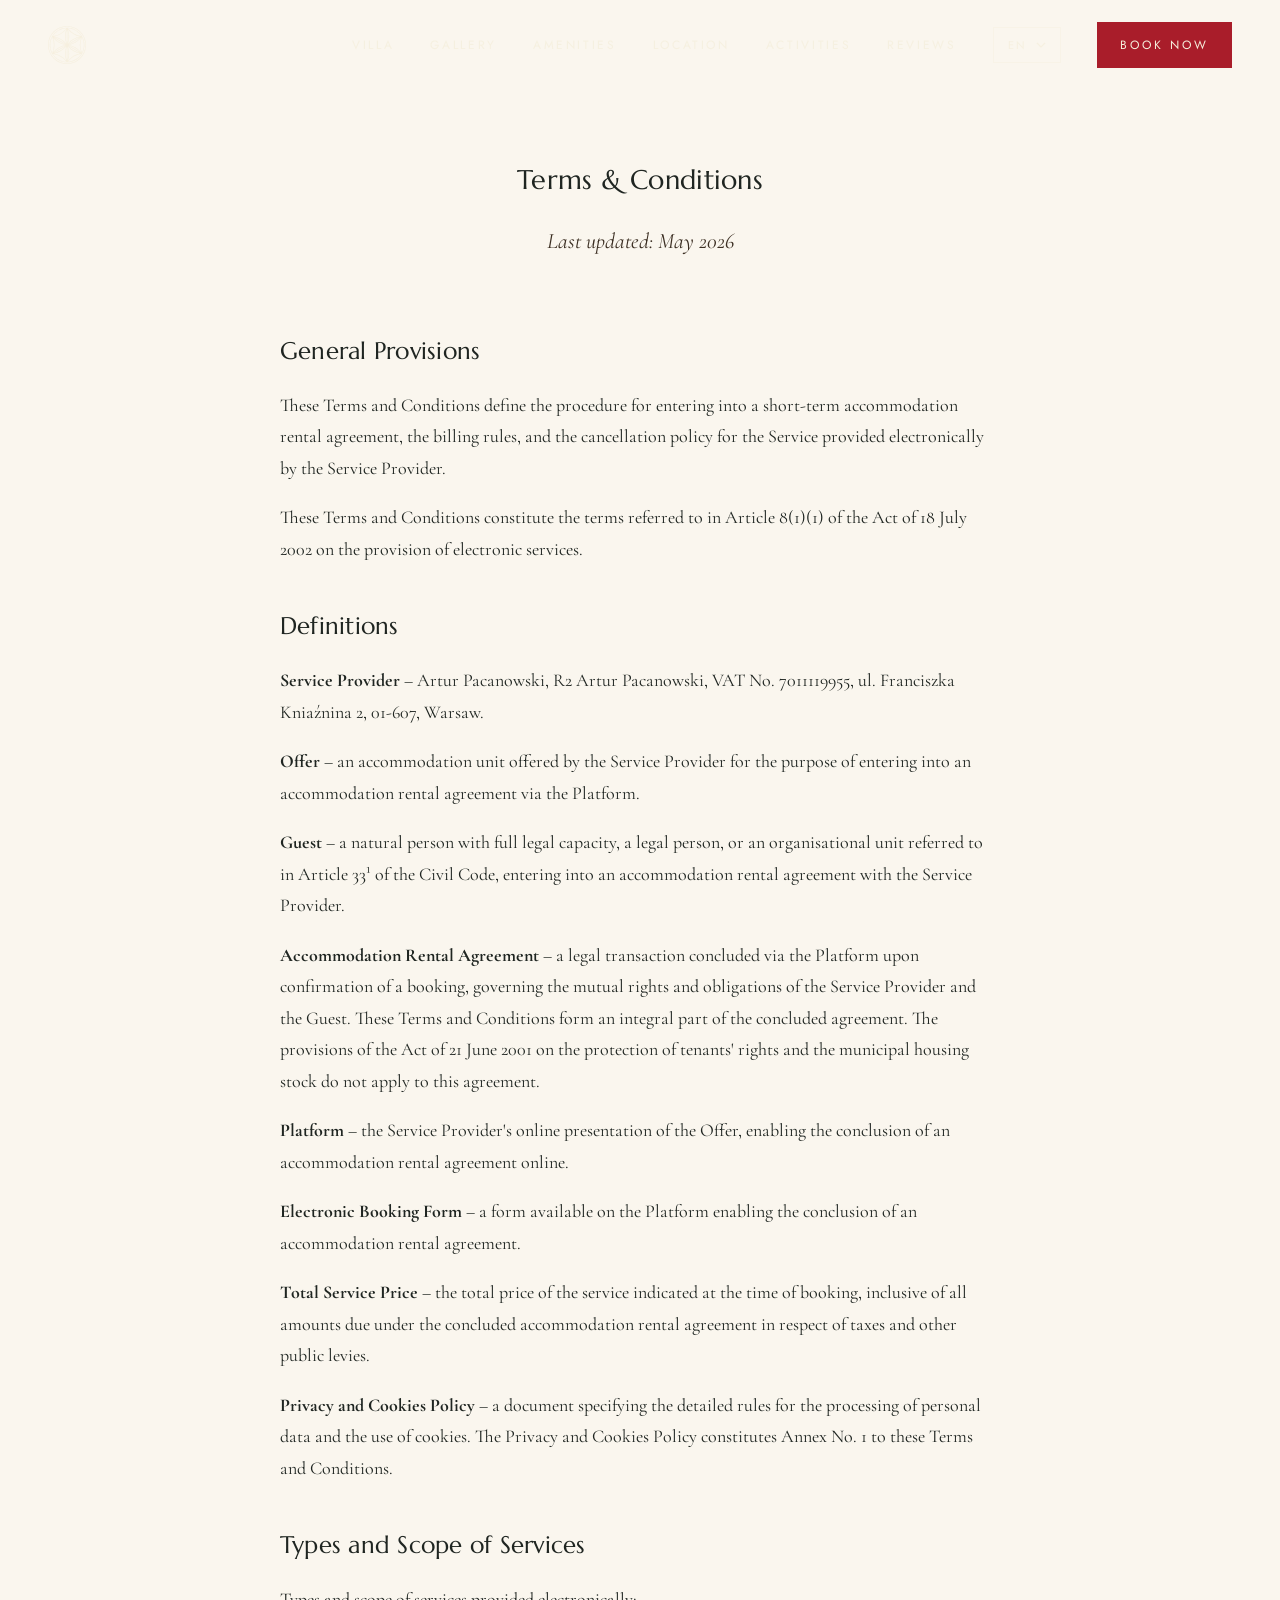
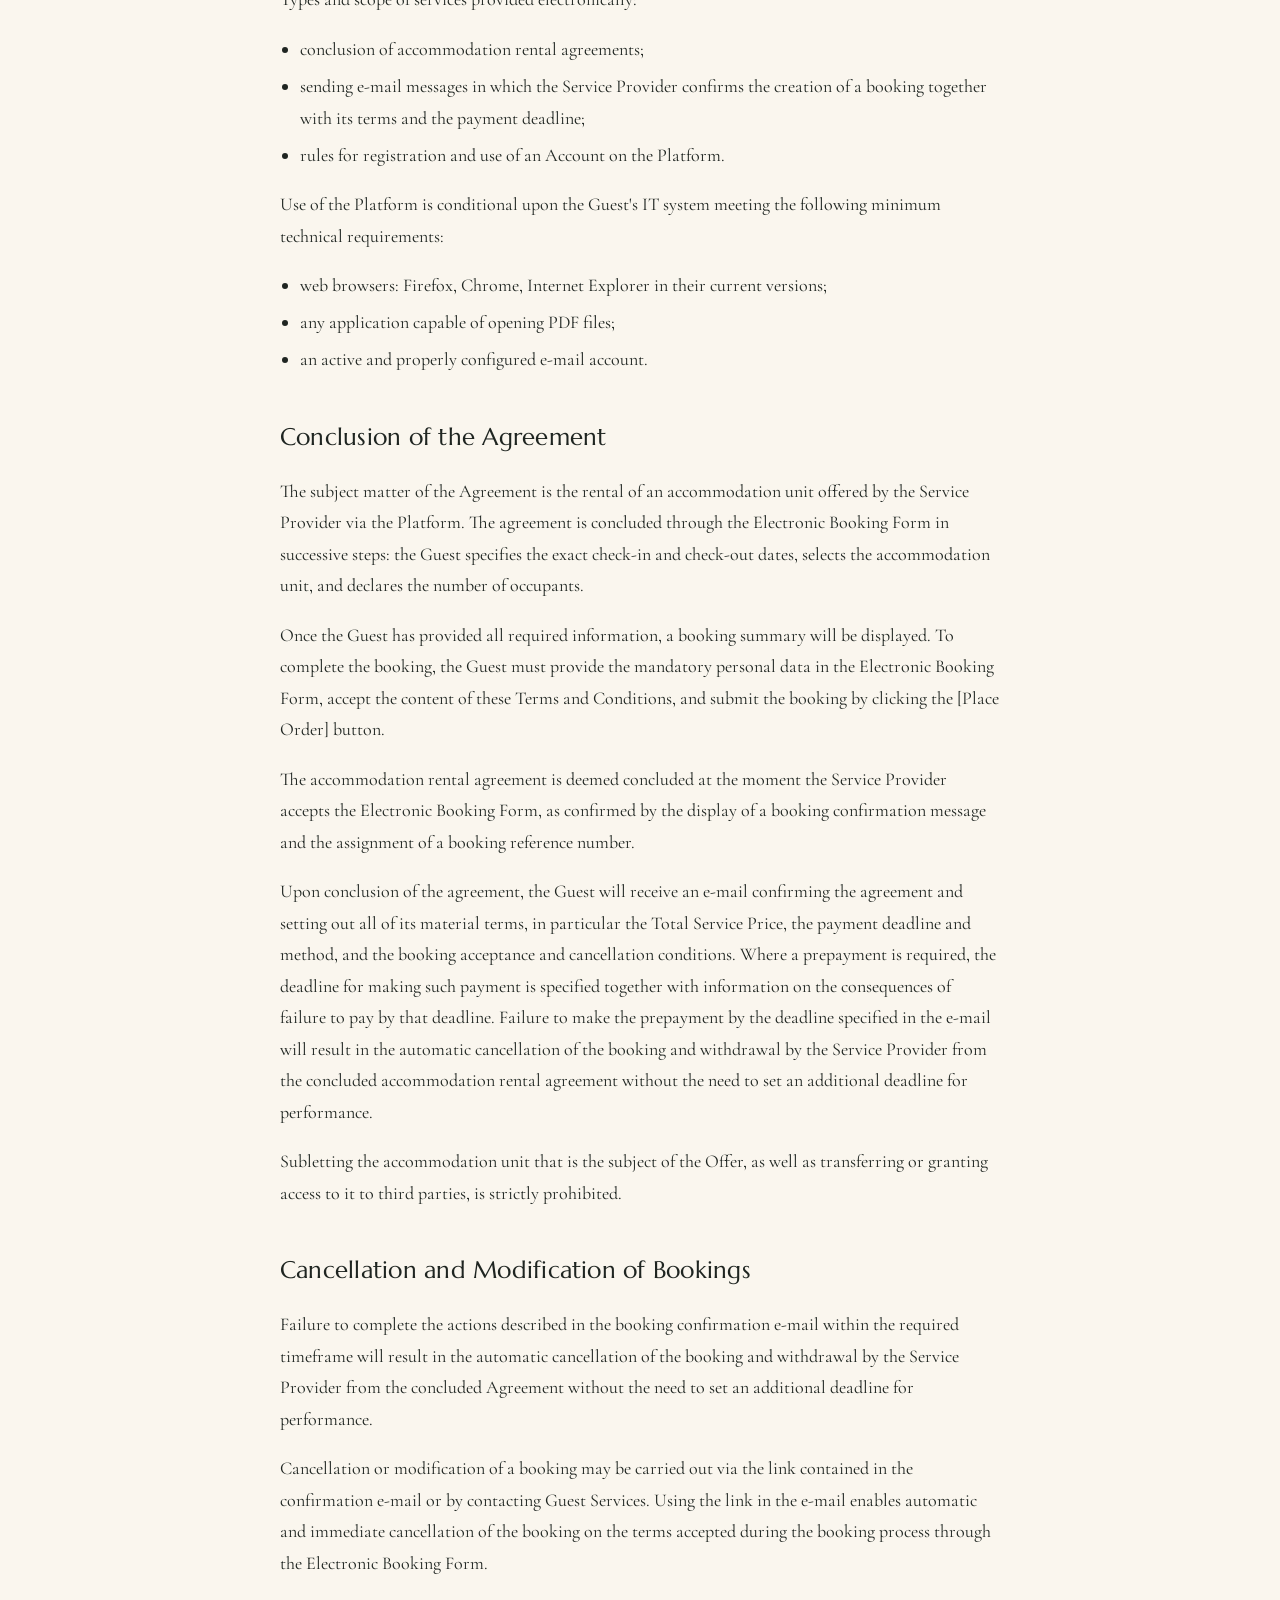
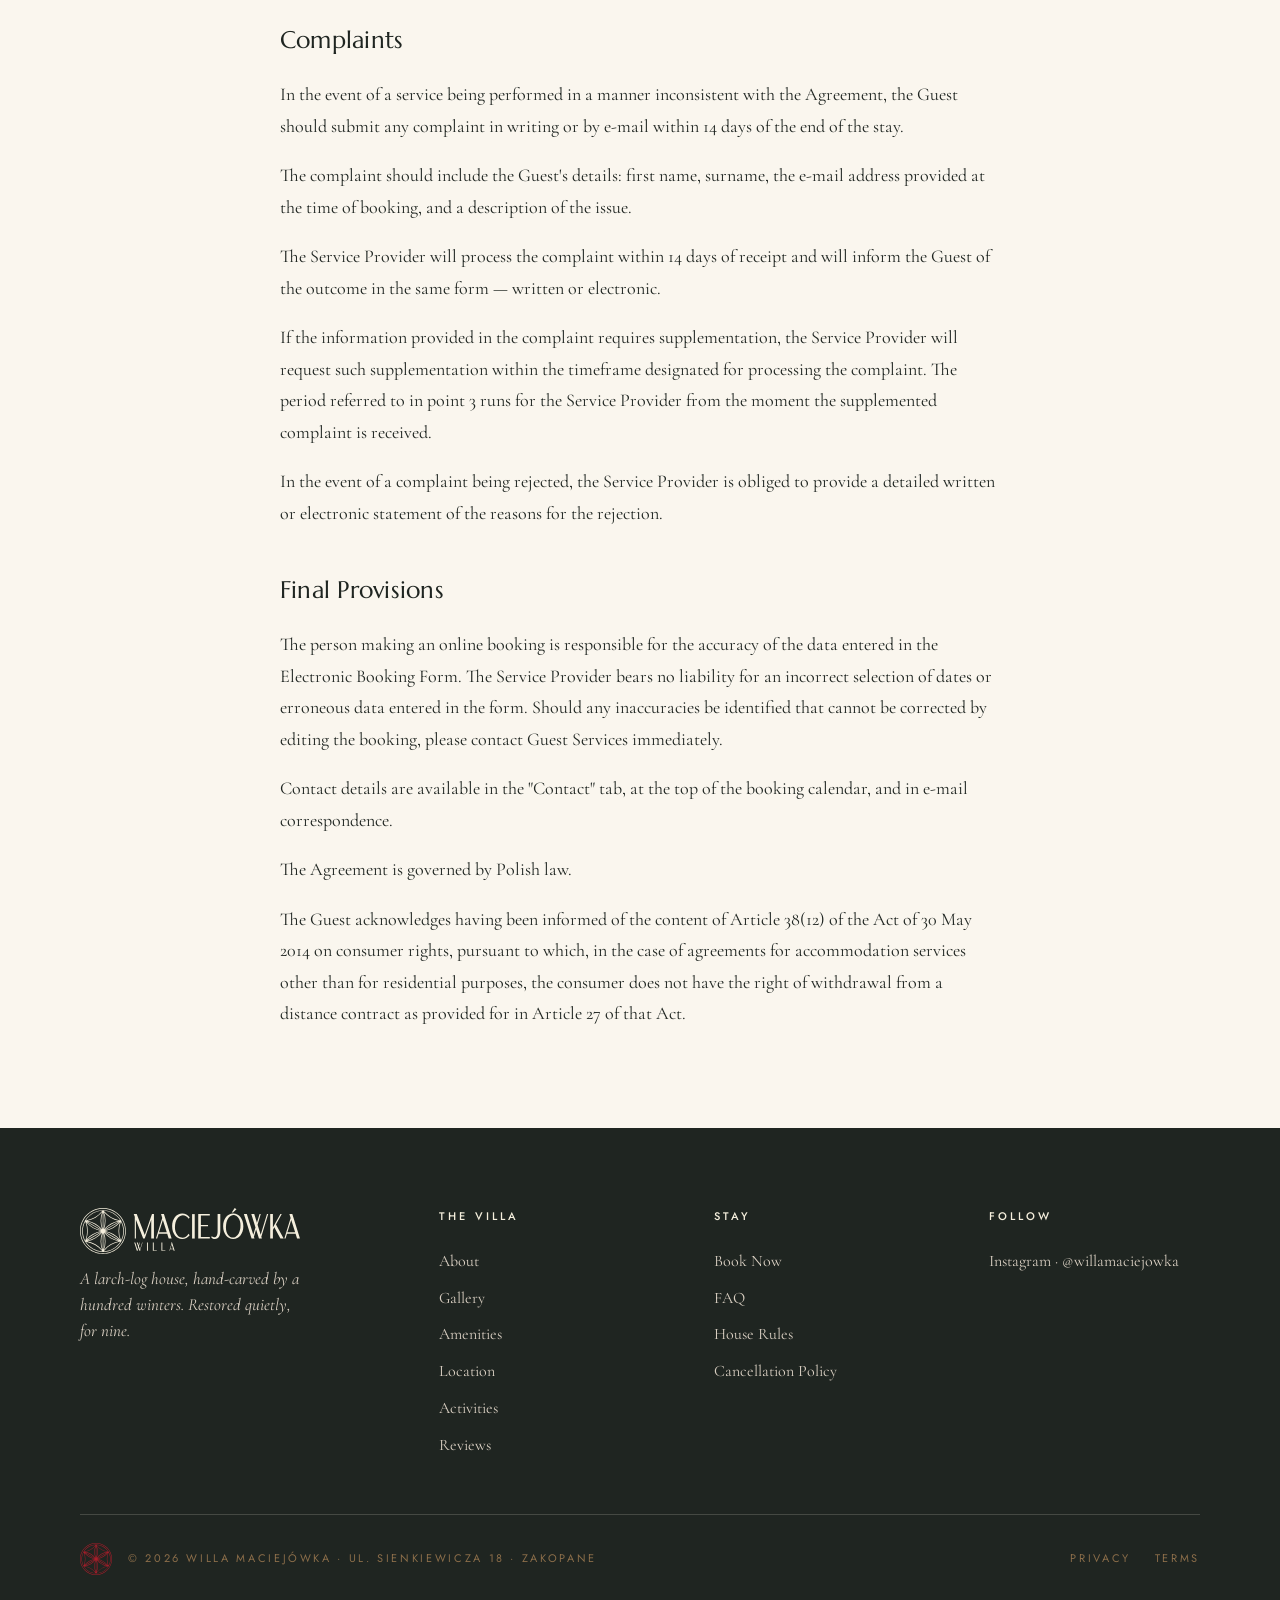
<file: terms.html>
<!doctype html>
<html lang="en" data-pl-href="./terms-pl.html">
<head>
<meta charset="utf-8">
  <link rel="icon" type="image/svg+xml" href="/favicon.svg">
<meta name="viewport" content="width=device-width, initial-scale=1">
<title>Terms &amp; Conditions — Willa Maciejówka</title>
<meta name="description" content="Terms and Conditions for booking Willa Maciejówka in Zakopane.">
<link rel="canonical" href="https://willamaciejowka.netlify.app/terms.html">
<link rel="alternate" hreflang="en" href="https://willamaciejowka.netlify.app/terms.html">
<link rel="alternate" hreflang="pl" href="https://willamaciejowka.netlify.app/terms-pl.html">
<meta property="og:type" content="website">
<meta property="og:title" content="Terms &amp; Conditions — Willa Maciejówka">
<meta property="og:description" content="Terms and Conditions for booking Willa Maciejówka in Zakopane.">
<meta property="og:url" content="https://willamaciejowka.netlify.app/terms.html">
<meta property="og:image" content="https://willamaciejowka.netlify.app/hero-villa-desktop.webp">
<meta property="og:locale" content="en_US">
<meta name="twitter:card" content="summary">
<meta name="twitter:title" content="Terms &amp; Conditions — Willa Maciejówka">
<meta name="twitter:description" content="Terms and Conditions for booking Willa Maciejówka in Zakopane.">
<link rel="preconnect" href="https://fonts.googleapis.com">
<link rel="preconnect" href="https://fonts.gstatic.com" crossorigin>
<link href="https://fonts.googleapis.com/css2?family=Marcellus&family=Cormorant+Garamond:ital,wght@0,300;0,400;0,500;0,600;1,300;1,400&family=Jost:wght@300;400;500;600&display=swap" rel="stylesheet">
<link rel="stylesheet" href="style.css">
<script defer src="https://client58297.idobooking.com/widget/script/loadScriptsForOwnPage?1779204403"></script>
</head>
<body>

<!-- SVG SYMBOL DEFS -->
<svg aria-hidden="true" focusable="false" style="display:none">
  <defs>
    <symbol id="laurel-left" viewBox="0 0 24 56">
      <path d="M14 2 C14 12,14 22,14 32 C14 42,14 50,14 54" stroke="currentColor" stroke-width="1.4" stroke-linecap="round" fill="none"/>
      <path d="M14 8 C10 8,6 6,4 4 C6 7,9 10,13 11" fill="currentColor"/>
      <path d="M14 16 C10 16,6 14,4 12 C6 15,9 18,13 19" fill="currentColor"/>
      <path d="M14 24 C10 24,6 22,4 20 C6 23,9 26,13 27" fill="currentColor"/>
      <path d="M14 32 C10 32,6 30,4 28 C6 31,9 34,13 35" fill="currentColor"/>
      <path d="M14 40 C10 40,6 38,4 36 C6 39,9 42,13 43" fill="currentColor"/>
      <path d="M14 48 C10 48,6 46,4 44 C6 47,9 50,13 51" fill="currentColor"/>
    </symbol>
    <symbol id="laurel-right" viewBox="0 0 24 56">
      <path d="M10 2 C10 12,10 22,10 32 C10 42,10 50,10 54" stroke="currentColor" stroke-width="1.4" stroke-linecap="round" fill="none"/>
      <path d="M10 8 C14 8,18 6,20 4 C18 7,15 10,11 11" fill="currentColor"/>
      <path d="M10 16 C14 16,18 14,20 12 C18 15,15 18,11 19" fill="currentColor"/>
      <path d="M10 24 C14 24,18 22,20 20 C18 23,15 26,11 27" fill="currentColor"/>
      <path d="M10 32 C14 32,18 30,20 28 C18 31,15 34,11 35" fill="currentColor"/>
      <path d="M10 40 C14 40,18 38,20 36 C18 39,15 42,11 43" fill="currentColor"/>
      <path d="M10 48 C14 48,18 46,20 44 C18 47,15 50,11 51" fill="currentColor"/>
    </symbol>
  </defs>
</svg>

<!-- NAV -->
<header class="nav">
  <div class="nav-inner">
    <a href="./index.html" class="nav-brand" aria-label="Willa Maciejówka — Home">
      <svg viewBox="0 0 169.99 169.99" aria-hidden="true">
        <g fill="currentColor">
          <path d="M152.58,123.64c6.53-11.36,10.29-24.5,10.29-38.52s-3.76-27.16-10.29-38.52c-.03-.08-.05-.16-.09-.23-.04-.07-.1-.13-.15-.19C138.89,23.15,113.92,7.62,85.37,7.62S31.86,23.15,18.41,46.18c-.05.06-.11.12-.15.19-.04.07-.06.15-.09.23-6.54,11.36-10.29,24.5-10.29,38.52s3.76,27.16,10.29,38.52c.03.08.05.16.09.23.05.08.11.15.17.22,13.45,23.02,38.41,38.53,66.94,38.53s53.49-15.51,66.94-38.53c.06-.07.12-.14.17-.22.04-.07.06-.15.09-.23ZM92.09,87.56c21.01,3.78,40.06,14.78,53.84,31.09l-53.84-31.09ZM145.85,51.69c-13.78,16.26-32.81,27.23-53.78,30.99l53.78-30.99ZM90.86,80.5c13.8-16.33,32.9-27.34,53.95-31.09l-53.95,31.09ZM86.62,78.08V15.91c7.23,20.08,7.23,42.09,0,62.17ZM84.13,15.91v62.18c-7.23-20.09-7.23-42.09,0-62.18ZM26.07,49.43c21.01,3.78,40.06,14.78,53.84,31.09l-53.84-31.09ZM78.66,82.68c-21.01-3.78-40.07-14.78-53.84-31.09l53.84,31.09ZM24.95,118.48c13.75-16.2,32.73-27.14,53.65-30.92l-53.65,30.92ZM79.95,89.67c-13.83,16.38-32.98,27.42-54.09,31.17l54.09-31.17ZM84.13,92.15v62.18c-7.23-20.09-7.23-42.09,0-62.18ZM86.62,154.33v-62.17c7.23,20.08,7.23,42.09,0,62.17ZM144.68,120.8c-21.01-3.78-40.07-14.78-53.84-31.09l53.84,31.09ZM92.72,85.12c21.65-3.94,41.27-15.34,55.41-32.22-7.48,20.88-7.43,43.8.17,64.65-14.15-17-33.84-28.47-55.58-32.42ZM89.05,78.76c7.34-20.53,7.34-42.99,0-63.51,14.08,16.54,33.46,27.78,54.81,31.8-21.37,3.94-40.75,15.15-54.81,31.72ZM81.7,78.76c-13.97-16.46-33.17-27.63-54.37-31.64,21.33-4.24,40.64-15.7,54.57-32.44-7.55,20.68-7.61,43.37-.19,64.08ZM78.03,85.12c-21.12,3.84-40.29,14.79-54.34,30.99,6.91-20.14,6.85-42.08-.17-62.19,14.06,16.31,33.31,27.34,54.52,31.19ZM81.7,91.48c-7.36,20.56-7.35,43.06.04,63.62-14.09-16.59-33.49-27.86-54.87-31.9,21.38-3.93,40.77-15.14,54.84-31.72ZM89.05,91.48c13.96,16.45,33.16,27.62,54.34,31.63-21.29,4.23-40.57,15.65-54.5,32.34,7.51-20.65,7.56-43.29.16-63.97ZM151.81,119.84l-1.08-2.93c-7.56-20.58-7.57-43.25-.02-63.84l1.03-2.81c5.49,10.42,8.62,22.27,8.62,34.85s-3.1,24.33-8.56,34.72ZM148.95,45.42l-3.47-.61c-21.6-3.78-41.21-15.14-55.23-32l-2.17-2.6c25.65.91,48.05,14.76,60.87,35.22ZM82.36,10.21l-2.24,2.71c-13.98,16.89-33.57,28.3-55.16,32.13l-3.29.58C34.41,25.14,56.75,11.23,82.36,10.21ZM19.32,49.66l1.35,3.66c7.56,20.58,7.57,43.25.02,63.84l-1.3,3.54c-5.74-10.59-9-22.71-9-35.58s3.24-24.89,8.93-35.45ZM21.81,124.83l3.41.6c21.6,3.78,41.21,15.15,55.23,32l2.17,2.6c-25.62-.93-47.99-14.77-60.81-35.2ZM88.34,160.03l2.24-2.71c13.98-16.89,33.57-28.3,55.16-32.13l3.35-.59c-12.75,20.51-35.12,34.43-60.75,35.43Z"/>
          <path d="M85,0C38.13,0,0,38.13,0,85s38.13,85,85,85,85-38.13,85-85S131.86,0,85,0ZM85,167.48c-45.48,0-82.49-37-82.49-82.49S39.51,2.51,85,2.51s82.49,37,82.49,82.49-37,82.49-82.49,82.49Z"/>
        </g>
      </svg>
    </a>

    <div class="nav-right">
      <ul class="nav-links">
        <li><a href="./index.html#about">Villa</a></li>
        <li><a href="./index.html#gallery">Gallery</a></li>
        <li><a href="./index.html#amenities">Amenities</a></li>
        <li><a href="./index.html#location">Location</a></li>
        <li><a href="./index.html#activities">Activities</a></li>
        <li><a href="./index.html#reviews">Reviews</a></li>
      </ul>

      <div class="nav-lang">
        <button class="nav-lang-trigger" type="button" aria-haspopup="listbox" aria-expanded="false">
          <span class="lang-code">EN</span>
          <svg viewBox="0 0 10 6" aria-hidden="true"><path d="M1 1 L5 5 L9 1" fill="none" stroke="currentColor" stroke-width="1.2"/></svg>
        </button>
        <ul class="nav-lang-menu" role="listbox">
          <li role="option" aria-selected="true" data-lang="EN">English</li>
          <li role="option" data-lang="PL">Polski</li>
        </ul>
      </div>

      <button type="button" class="nav-cta" onclick="generateWidgetIdoSellBooking(this)">Book Now</button>
    </div>

    <!-- hamburger (mobile only) -->
    <button class="nav-hamburger" id="navHamburger" aria-label="Open menu" aria-expanded="false">
      <span></span><span></span><span></span>
    </button>
  </div>

  <!-- mobile drawer -->
  <div class="nav-mobile" id="navMobile" aria-hidden="true">
    <ul class="nav-mobile-links">
      <li><a href="./index.html#about">Villa</a></li>
      <li><a href="./index.html#gallery">Gallery</a></li>
      <li><a href="./index.html#amenities">Amenities</a></li>
      <li><a href="./index.html#location">Location</a></li>
      <li><a href="./index.html#activities">Activities</a></li>
      <li><a href="./index.html#reviews">Reviews</a></li>
      <li><a href="./index.html#faq">FAQ</a></li>
    </ul>
    <button type="button" class="btn btn-red" style="width:100%;justify-content:center;" onclick="generateWidgetIdoSellBooking(this)">Book Now →</button>
  </div>
</header>

<main>
  <section class="section legal-page">
    <div class="wrap">
      <div class="section-head">
        <h1>Terms &amp; Conditions</h1>
        <p class="lede">Last updated: May 2026</p>
      </div>
      <article class="legal-content">

        <h2>General Provisions</h2>
        <p>These Terms and Conditions define the procedure for entering into a short-term accommodation rental agreement, the billing rules, and the cancellation policy for the Service provided electronically by the Service Provider.</p>
        <p>These Terms and Conditions constitute the terms referred to in Article 8(1)(1) of the Act of 18 July 2002 on the provision of electronic services.</p>

        <h2>Definitions</h2>
        <p><strong>Service Provider</strong> – Artur Pacanowski, R2 Artur Pacanowski, VAT No. 7011119955, ul. Franciszka Kniaźnina 2, 01-607, Warsaw.</p>
        <p><strong>Offer</strong> – an accommodation unit offered by the Service Provider for the purpose of entering into an accommodation rental agreement via the Platform.</p>
        <p><strong>Guest</strong> – a natural person with full legal capacity, a legal person, or an organisational unit referred to in Article 33¹ of the Civil Code, entering into an accommodation rental agreement with the Service Provider.</p>
        <p><strong>Accommodation Rental Agreement</strong> – a legal transaction concluded via the Platform upon confirmation of a booking, governing the mutual rights and obligations of the Service Provider and the Guest. These Terms and Conditions form an integral part of the concluded agreement. The provisions of the Act of 21 June 2001 on the protection of tenants' rights and the municipal housing stock do not apply to this agreement.</p>
        <p><strong>Platform</strong> – the Service Provider's online presentation of the Offer, enabling the conclusion of an accommodation rental agreement online.</p>
        <p><strong>Electronic Booking Form</strong> – a form available on the Platform enabling the conclusion of an accommodation rental agreement.</p>
        <p><strong>Total Service Price</strong> – the total price of the service indicated at the time of booking, inclusive of all amounts due under the concluded accommodation rental agreement in respect of taxes and other public levies.</p>
        <p><strong>Privacy and Cookies Policy</strong> – a document specifying the detailed rules for the processing of personal data and the use of cookies. The Privacy and Cookies Policy constitutes Annex No. 1 to these Terms and Conditions.</p>

        <h2>Types and Scope of Services</h2>
        <p>Types and scope of services provided electronically:</p>
        <ul>
          <li>conclusion of accommodation rental agreements;</li>
          <li>sending e-mail messages in which the Service Provider confirms the creation of a booking together with its terms and the payment deadline;</li>
          <li>rules for registration and use of an Account on the Platform.</li>
        </ul>
        <p>Use of the Platform is conditional upon the Guest's IT system meeting the following minimum technical requirements:</p>
        <ul>
          <li>web browsers: Firefox, Chrome, Internet Explorer in their current versions;</li>
          <li>any application capable of opening PDF files;</li>
          <li>an active and properly configured e-mail account.</li>
        </ul>

        <h2>Conclusion of the Agreement</h2>
        <p>The subject matter of the Agreement is the rental of an accommodation unit offered by the Service Provider via the Platform. The agreement is concluded through the Electronic Booking Form in successive steps: the Guest specifies the exact check-in and check-out dates, selects the accommodation unit, and declares the number of occupants.</p>
        <p>Once the Guest has provided all required information, a booking summary will be displayed. To complete the booking, the Guest must provide the mandatory personal data in the Electronic Booking Form, accept the content of these Terms and Conditions, and submit the booking by clicking the [Place Order] button.</p>
        <p>The accommodation rental agreement is deemed concluded at the moment the Service Provider accepts the Electronic Booking Form, as confirmed by the display of a booking confirmation message and the assignment of a booking reference number.</p>
        <p>Upon conclusion of the agreement, the Guest will receive an e-mail confirming the agreement and setting out all of its material terms, in particular the Total Service Price, the payment deadline and method, and the booking acceptance and cancellation conditions. Where a prepayment is required, the deadline for making such payment is specified together with information on the consequences of failure to pay by that deadline. Failure to make the prepayment by the deadline specified in the e-mail will result in the automatic cancellation of the booking and withdrawal by the Service Provider from the concluded accommodation rental agreement without the need to set an additional deadline for performance.</p>
        <p>Subletting the accommodation unit that is the subject of the Offer, as well as transferring or granting access to it to third parties, is strictly prohibited.</p>

        <h2>Cancellation and Modification of Bookings</h2>
        <p>Failure to complete the actions described in the booking confirmation e-mail within the required timeframe will result in the automatic cancellation of the booking and withdrawal by the Service Provider from the concluded Agreement without the need to set an additional deadline for performance.</p>
        <p>Cancellation or modification of a booking may be carried out via the link contained in the confirmation e-mail or by contacting Guest Services. Using the link in the e-mail enables automatic and immediate cancellation of the booking on the terms accepted during the booking process through the Electronic Booking Form.</p>

        <h2>Complaints</h2>
        <p>In the event of a service being performed in a manner inconsistent with the Agreement, the Guest should submit any complaint in writing or by e-mail within 14 days of the end of the stay.</p>
        <p>The complaint should include the Guest's details: first name, surname, the e-mail address provided at the time of booking, and a description of the issue.</p>
        <p>The Service Provider will process the complaint within 14 days of receipt and will inform the Guest of the outcome in the same form — written or electronic.</p>
        <p>If the information provided in the complaint requires supplementation, the Service Provider will request such supplementation within the timeframe designated for processing the complaint. The period referred to in point 3 runs for the Service Provider from the moment the supplemented complaint is received.</p>
        <p>In the event of a complaint being rejected, the Service Provider is obliged to provide a detailed written or electronic statement of the reasons for the rejection.</p>

        <h2>Final Provisions</h2>
        <p>The person making an online booking is responsible for the accuracy of the data entered in the Electronic Booking Form. The Service Provider bears no liability for an incorrect selection of dates or erroneous data entered in the form. Should any inaccuracies be identified that cannot be corrected by editing the booking, please contact Guest Services immediately.</p>
        <p>Contact details are available in the "Contact" tab, at the top of the booking calendar, and in e-mail correspondence.</p>
        <p>The Agreement is governed by Polish law.</p>
        <p>The Guest acknowledges having been informed of the content of Article 38(12) of the Act of 30 May 2014 on consumer rights, pursuant to which, in the case of agreements for accommodation services other than for residential purposes, the consumer does not have the right of withdrawal from a distance contract as provided for in Article 27 of that Act.</p>

      </article>
    </div>
  </section>
</main>

<!-- FOOTER -->
<footer class="footer">
  <div class="wrap">
    <div class="footer-grid">
      <div class="footer-brand">
        <div class="mark">
          <svg class="footer-mark" aria-label="Willa Maciejówka" fill="currentColor" xmlns="http://www.w3.org/2000/svg" viewBox="0 0 815.39 170.25"><path d="M201.04,127.62h3.74l8.15,26.04,2.78-9.14-5.3-16.91h3.73l3.39,10.86,3.33-10.86h1.49l-4.04,13.33,3.97,12.71,7.94-26.04h1.53l-8.69,28.47.75,2.43h-3.73l-3.6-11.57-2.78,9.14.75,2.43h-3.73l-9.68-30.9Z"/><path d="M248.24,127.62h3.36v30.9h-3.36v-30.9Z"/><path d="M273.33,156.71h11.24v1.81h-14.63v-30.9h3.4v29.09Z"/><path d="M305.12,156.71h11.24v1.81h-14.63v-30.9h3.4v29.09Z"/><path d="M331.13,158.52l7.94-26-1.53-4.9h3.67l9.68,30.9h-3.67l-1.87-6h-10.86l-1.83,6h-1.53ZM335.03,150.7h9.74l-4.92-15.76-4.82,15.76Z"/><path d="M199.04,22.65h11.15l29.87,77.01,26.68-77.01h7.27v90.6h-9.96V43.49l-24.2,69.76h-5.68l-26.98-69.76v69.76h-4.18V32.88l-3.98-10.22Z"/><path d="M281.48,113.25l23.3-76.23-4.48-14.37h10.75l28.38,90.6h-10.75l-5.48-17.6h-31.86l-5.38,17.6h-4.48ZM292.94,90.34h28.58l-14.44-46.21-14.14,46.21Z"/><path d="M341.43,67.95c0-27.96,16.73-47.37,37.44-47.11,10.95-.13,20.71,5.18,27.58,14.24l-3.68,4.79c-5.18-8.41-13.14-13.2-21.41-13.2-13.64,0-25.99,13.46-28.87,35.2-3.29,24.46,6.97,44.27,22.5,47.63,1.69.39,3.29.52,4.98.52,8.56,0,16.63-5.31,22.2-14.88l4.28,5.69c-6.87,9.06-16.63,14.37-27.58,14.24-20.71.26-37.44-19.16-37.44-47.11Z"/><path d="M415.41,22.65h9.86v90.6h-9.86V22.65Z"/><path d="M438.21,113.25V22.65h42.91v5.31h-33.06v34.69h26.48v5.31h-26.48v39.99h33.06v5.31h-42.91Z"/><path d="M488.59,105.1c3.48,2.85,7.47,4.01,11.05,3.24,10.16-2.2,10.45-16.31,10.45-26.27V22.65h9.96v60.83c0,17.73-4.38,31.58-19.91,31.58-5.08,0-10.25-2.2-14.04-6.86l2.49-3.11Z"/><path d="M568.05,20.84c20.71-.26,37.44,19.16,37.44,47.11s-16.73,47.37-37.44,47.11c-20.81.26-37.54-19.16-37.54-47.11s16.73-47.37,37.54-47.11ZM562.38,109.11c1.49.39,2.99.52,4.38.52,12.94,0,24.69-13.72,27.68-35.59,3.29-24.46-6.17-44.14-20.91-47.24-1.49-.39-2.99-.52-4.48-.52-12.84,0-24.49,13.72-27.48,35.59-3.38,24.46,6.27,44.14,20.81,47.24ZM573.33,0l6.67,4.4-12.64,12.04h-4.78l10.75-16.44Z"/><path d="M607.48,22.65h10.95l23.9,76.36,8.16-26.79-15.53-49.57h10.95l9.96,31.84,9.76-31.84h4.38l-11.85,39.09,11.65,37.28,23.3-76.36h4.48l-25.49,83.48,2.19,7.12h-10.95l-10.55-33.91-8.17,26.79,2.19,7.12h-10.95l-28.38-90.6Z"/><path d="M715.02,22.65v49.57l27.78-49.57h5.08l-21.41,38.18,28.48,52.42h-12.15l-22.5-41.42-5.28,9.58v31.84h-9.96V22.65h9.96Z"/><path d="M757.44,113.25l23.3-76.23-4.48-14.37h10.75l28.38,90.6h-10.75l-5.48-17.6h-31.86l-5.38,17.6h-4.48ZM768.89,90.34h28.58l-14.44-46.21-14.14,46.21Z"/><path d="M152.58,123.9c6.53-11.36,10.29-24.5,10.29-38.52s-3.76-27.16-10.29-38.52c-.03-.08-.05-.16-.09-.23-.04-.07-.1-.13-.15-.19C138.89,23.41,113.92,7.88,85.37,7.88S31.86,23.41,18.41,46.45c-.05.06-.11.12-.15.19-.04.07-.06.15-.09.23-6.54,11.36-10.29,24.5-10.29,38.52s3.76,27.16,10.29,38.52c.03.08.05.16.09.23.05.08.11.15.17.22,13.45,23.02,38.41,38.53,66.94,38.53s53.49-15.51,66.94-38.53c.06-.07.12-.14.17-.22.04-.07.06-.15.09-.23ZM92.09,87.82c21.01,3.78,40.06,14.78,53.84,31.09l-53.84-31.09ZM145.85,51.95c-13.78,16.26-32.81,27.23-53.78,30.99l53.78-30.99ZM90.86,80.76c13.8-16.33,32.9-27.34,53.95-31.09l-53.95,31.09ZM86.62,78.35V16.17c7.23,20.08,7.23,42.09,0,62.17ZM84.13,16.17v62.18c-7.23-20.09-7.23-42.09,0-62.18ZM26.07,49.7c21.01,3.78,40.06,14.78,53.84,31.09l-53.84-31.09ZM78.66,82.94c-21.01-3.78-40.07-14.78-53.84-31.09l53.84,31.09ZM24.95,118.74c13.75-16.2,32.73-27.14,53.65-30.92l-53.65,30.92ZM79.95,89.94c-13.83,16.38-32.98,27.42-54.09,31.17l54.09-31.17ZM84.13,92.41v62.18c-7.23-20.09-7.23-42.09,0-62.18ZM86.62,154.59v-62.17c7.23,20.08,7.23,42.09,0,62.17ZM144.68,121.07c-21.01-3.78-40.07-14.78-53.84-31.09l53.84,31.09ZM92.72,85.38c21.65-3.94,41.27-15.34,55.41-32.22-7.48,20.88-7.43,43.8.17,64.65-14.15-17-33.84-28.47-55.58-32.42ZM89.05,79.02c7.34-20.53,7.34-42.99,0-63.51,14.08,16.54,33.46,27.78,54.81,31.8-21.37,3.94-40.75,15.15-54.81,31.72ZM81.7,79.02c-13.97-16.46-33.17-27.63-54.37-31.64,21.33-4.24,40.64-15.7,54.57-32.44-7.55,20.68-7.61,43.37-.19,64.08ZM78.03,85.38c-21.12,3.84-40.29,14.79-54.34,30.99,6.91-20.14,6.85-42.08-.17-62.19,14.06,16.31,33.31,27.34,54.52,31.19ZM81.7,91.74c-7.36,20.56-7.35,43.06.04,63.62-14.09-16.59-33.49-27.86-54.87-31.9,21.38-3.93,40.77-15.14,54.84-31.72ZM89.05,91.74c13.96,16.45,33.16,27.62,54.34,31.63-21.29,4.23-40.57,15.65-54.5,32.34,7.51-20.65,7.56-43.29.16-63.97ZM151.81,120.1l-1.08-2.93c-7.56-20.58-7.57-43.25-.02-63.84l1.03-2.81c5.49,10.42,8.62,22.27,8.62,34.85s-3.1,24.33-8.56,34.72ZM148.95,45.68l-3.47-.61c-21.6-3.78-41.21-15.14-55.23-32l-2.17-2.6c25.65.91,48.05,14.76,60.87,35.22ZM82.36,10.47l-2.24,2.71c-13.98,16.89-33.57,28.3-55.16,32.13l-3.29.58C34.41,25.41,56.75,11.49,82.36,10.47ZM19.32,49.93l1.35,3.66c7.56,20.58,7.57,43.25.02,63.84l-1.3,3.54c-5.74-10.59-9-22.71-9-35.58s3.24-24.89,8.93-35.45ZM21.81,125.09l3.41.6c21.6,3.78,41.21,15.15,55.23,32l2.17,2.6c-25.62-.93-47.99-14.77-60.81-35.2ZM88.34,160.29l2.24-2.71c13.98-16.89,33.57-28.3,55.16-32.13l3.35-.59c-12.75,20.51-35.12,34.43-60.75,35.43Z"/><path d="M85,.26C38.13.26,0,38.39,0,85.26s38.13,85,85,85,85-38.13,85-85S131.86.26,85,.26ZM85,167.74c-45.48,0-82.49-37-82.49-82.49S39.51,2.77,85,2.77s82.49,37,82.49,82.49-37,82.49-82.49,82.49Z"/></svg>
        </div>
        <p>A larch-log house, hand-carved by a hundred winters. Restored quietly, for nine.</p>
      </div>
      <div>
        <h4>The Villa</h4>
        <ul>
          <li><a href="./index.html#about">About</a></li>
          <li><a href="./index.html#gallery">Gallery</a></li>
          <li><a href="./index.html#amenities">Amenities</a></li>
          <li><a href="./index.html#location">Location</a></li>
          <li><a href="./index.html#activities">Activities</a></li>
          <li><a href="./index.html#reviews">Reviews</a></li>
        </ul>
      </div>
      <div>
        <h4>Stay</h4>
        <ul>
          <li><button type="button" onclick="generateWidgetIdoSellBooking(this)">Book Now</button></li>
          <li><a href="./index.html#faq">FAQ</a></li>
          <li><a href="#">House Rules</a></li>
          <li><a href="#">Cancellation Policy</a></li>
        </ul>
      </div>
      <div>
        <h4>Follow</h4>
        <ul>
          <li><a href="#">Instagram · @willamaciejowka</a></li>
        </ul>
      </div>
    </div>
    <div class="footer-bottom">
      <div style="display:flex;align-items:center;gap:16px;">
        <svg class="footer-rosette" aria-hidden="true" fill="currentColor" xmlns="http://www.w3.org/2000/svg" viewBox="0 0 169.99 169.99"><path d="M152.58,123.64c6.53-11.36,10.29-24.5,10.29-38.52s-3.76-27.16-10.29-38.52c-.03-.08-.05-.16-.09-.23-.04-.07-.1-.13-.15-.19C138.89,23.15,113.92,7.62,85.37,7.62S31.86,23.15,18.41,46.18c-.05.06-.11.12-.15.19-.04.07-.06.15-.09.23-6.54,11.36-10.29,24.5-10.29,38.52s3.76,27.16,10.29,38.52c.03.08.05.16.09.23.05.08.11.15.17.22,13.45,23.02,38.41,38.53,66.94,38.53s53.49-15.51,66.94-38.53c.06-.07.12-.14.17-.22.04-.07.06-.15.09-.23ZM92.09,87.56c21.01,3.78,40.06,14.78,53.84,31.09l-53.84-31.09ZM145.85,51.69c-13.78,16.26-32.81,27.23-53.78,30.99l53.78-30.99ZM90.86,80.5c13.8-16.33,32.9-27.34,53.95-31.09l-53.95,31.09ZM86.62,78.08V15.91c7.23,20.08,7.23,42.09,0,62.17ZM84.13,15.91v62.18c-7.23-20.09-7.23-42.09,0-62.18ZM26.07,49.43c21.01,3.78,40.06,14.78,53.84,31.09l-53.84-31.09ZM78.66,82.68c-21.01-3.78-40.07-14.78-53.84-31.09l53.84,31.09ZM24.95,118.48c13.75-16.2,32.73-27.14,53.65-30.92l-53.65,30.92ZM79.95,89.67c-13.83,16.38-32.98,27.42-54.09,31.17l54.09-31.17ZM84.13,92.15v62.18c-7.23-20.09-7.23-42.09,0-62.18ZM86.62,154.33v-62.17c7.23,20.08,7.23,42.09,0,62.17ZM144.68,120.8c-21.01-3.78-40.07-14.78-53.84-31.09l53.84,31.09ZM92.72,85.12c21.65-3.94,41.27-15.34,55.41-32.22-7.48,20.88-7.43,43.8.17,64.65-14.15-17-33.84-28.47-55.58-32.42ZM89.05,78.76c7.34-20.53,7.34-42.99,0-63.51,14.08,16.54,33.46,27.78,54.81,31.8-21.37,3.94-40.75,15.15-54.81,31.72ZM81.7,78.76c-13.97-16.46-33.17-27.63-54.37-31.64,21.33-4.24,40.64-15.7,54.57-32.44-7.55,20.68-7.61,43.37-.19,64.08ZM78.03,85.12c-21.12,3.84-40.29,14.79-54.34,30.99,6.91-20.14,6.85-42.08-.17-62.19,14.06,16.31,33.31,27.34,54.52,31.19ZM81.7,91.48c-7.36,20.56-7.35,43.06.04,63.62-14.09-16.59-33.49-27.86-54.87-31.9,21.38-3.93,40.77-15.14,54.84-31.72ZM89.05,91.48c13.96,16.45,33.16,27.62,54.34,31.63-21.29,4.23-40.57,15.65-54.5,32.34,7.51-20.65,7.56-43.29.16-63.97ZM151.81,119.84l-1.08-2.93c-7.56-20.58-7.57-43.25-.02-63.84l1.03-2.81c5.49,10.42,8.62,22.27,8.62,34.85s-3.1,24.33-8.56,34.72ZM148.95,45.42l-3.47-.61c-21.6-3.78-41.21-15.14-55.23-32l-2.17-2.6c25.65.91,48.05,14.76,60.87,35.22ZM82.36,10.21l-2.24,2.71c-13.98,16.89-33.57,28.3-55.16,32.13l-3.29.58C34.41,25.14,56.75,11.23,82.36,10.21ZM19.32,49.66l1.35,3.66c7.56,20.58,7.57,43.25.02,63.84l-1.3,3.54c-5.74-10.59-9-22.71-9-35.58s3.24-24.89,8.93-35.45ZM21.81,124.83l3.41.6c21.6,3.78,41.21,15.15,55.23,32l2.17,2.6c-25.62-.93-47.99-14.77-60.81-35.2ZM88.34,160.03l2.24-2.71c13.98-16.89,33.57-28.3,55.16-32.13l3.35-.59c-12.75,20.51-35.12,34.43-60.75,35.43Z"/><path d="M85,0C38.13,0,0,38.13,0,85s38.13,85,85,85,85-38.13,85-85S131.86,0,85,0ZM85,167.48c-45.48,0-82.49-37-82.49-82.49S39.51,2.51,85,2.51s82.49,37,82.49,82.49-37,82.49-82.49,82.49Z"/></svg>
        <span>© 2026 Willa Maciejówka · ul. Sienkiewicza 18 · Zakopane</span>
      </div>
      <div class="legal">
        <a href="./privacy.html">Privacy</a>
        <a href="./terms.html">Terms</a>
      </div>
    </div>
  </div>
</footer>

<script src="main.js"></script>
<script>
  (function () {
    var nav = document.querySelector('.nav');
    function keepScrolled() { nav.classList.add('scrolled'); }
    keepScrolled();
    window.addEventListener('scroll', keepScrolled, { passive: true });
  }());
</script>
</body>
</html>
</file>
<file: style.css>
:root {
  --red:      #A91D2A;
  --red-deep: #7A1520;
  --ink:      #1F2521;
  --bark:     #3B2E22;
  --larch:    #8C6E4A;
  --mist:     #D9CFC2;
  --linen:    #F5EFDD;
  --snow:     #FAF6EE;
  --rule:       rgba(31,37,33,0.18);
  --rule-light: rgba(31,37,33,0.10);

  --display: "Marcellus","Trajan Pro",serif;
  --serif:   "Cormorant Garamond","EB Garamond",Georgia,serif;
  --sans:    "Jost","Helvetica Neue",Helvetica,Arial,sans-serif;

  --max:    1280px;
  --gutter: 80px;
}

*, *::before, *::after { box-sizing: border-box; }
html { scroll-behavior: smooth; scroll-padding-top: 90px; }

.skip-link {
  position: absolute; left: -9999px; top: 0;
  background: var(--ink); color: var(--snow);
  padding: 12px 20px; font-family: var(--sans); font-size: 14px;
  letter-spacing: 0.08em; text-transform: uppercase; z-index: 999;
}
.skip-link:focus { left: 16px; top: 16px; }

a:focus-visible, button:focus-visible, input:focus-visible, select:focus-visible,
textarea:focus-visible, [tabindex]:focus-visible {
  outline: 2px solid var(--red); outline-offset: 2px;
}

@media (prefers-reduced-motion: reduce) {
  html { scroll-behavior: auto; }
  *, *::before, *::after { transition-duration: 0.01ms !important; animation-duration: 0.01ms !important; }
}
body {
  margin: 0;
  background: var(--linen);
  color: var(--ink);
  font-family: var(--serif);
  font-size: 18px;
  line-height: 1.55;
  -webkit-font-smoothing: antialiased;
}
img { max-width: 100%; display: block; }
a { color: inherit; text-decoration: none; cursor: pointer; }
button { font-family: inherit; cursor: pointer; }

/* ——— typography ——— */
h1,h2,h3,h4 { font-family: var(--display); font-weight: 400; margin: 0; letter-spacing: 0.01em; }
.eyebrow {
  font-family: var(--sans); font-size: 13px;
  letter-spacing: 0.32em; text-transform: uppercase;
  color: var(--larch); font-weight: 400;
}

/* ——— layout ——— */
.wrap { max-width: var(--max); margin: 0 auto; padding: 0 var(--gutter); }
.section { padding: 120px 0; position: relative; }
.section-head { text-align: center; margin-bottom: 72px; }
.section-head .eyebrow { display: inline-block; }
.section-head h2 { font-size: 56px; line-height: 1.05; margin-top: 18px; max-width: 22ch; margin-left: auto; margin-right: auto; }
.section-head p.lede { font-style: italic; font-size: 22px; color: var(--bark); max-width: 56ch; margin: 22px auto 0; }

hr.divider { border: none; border-top: 1px solid var(--rule-light); margin: 0; }

/* ——— utilities ——— */
.eyebrow + h2, .eyebrow + h3 { margin-top: 18px; }
.section-cta { text-align: center; margin-top: 56px; }
.about-image-wrap { position: relative; }

/* rosette divider */
.rosette-divider {
  display: flex; align-items: center; justify-content: center; gap: 28px;
  margin: 0 auto; max-width: 480px;
}
.rosette-divider::before, .rosette-divider::after {
  content: ""; flex: 1; height: 1px; background: var(--rule-light);
}
.rosette-divider svg { width: 36px; height: 36px; color: var(--red); flex: 0 0 auto; }

/* ——— buttons ——— */
.btn {
  display: inline-flex; align-items: center; gap: 12px;
  font-family: var(--sans); font-size: 13px; font-weight: 500;
  letter-spacing: 0.28em; text-transform: uppercase;
  padding: 18px 32px; border: 1px solid currentColor;
  background: transparent; color: var(--ink);
  transition: all 0.2s ease; cursor: pointer;
  width: 250px;
}
.btn:hover { background: var(--ink); color: var(--linen); border-color: var(--ink); }
.btn-red { background: var(--red); color: var(--linen); border-color: var(--red); }
.btn-red:hover { background: var(--red-deep); border-color: var(--red-deep); color: var(--linen); }
.btn-cream { background: var(--linen); color: var(--ink); border-color: var(--linen); }
.btn-cream:hover { background: transparent; color: var(--linen); border-color: var(--linen); }
.btn .arrow { font-family: var(--serif); font-size: 18px; letter-spacing: 0; line-height: 0;}

/* ——— NAV ——— */
.nav {
  position: fixed; top: 0; left: 0; right: 0; z-index: 100;
  background: transparent;
  border-bottom: 1px solid transparent;
  transition: background 0.3s ease, border-color 0.3s ease;
}
.nav.scrolled, .nav.menu-open {
  background: var(--linen);
  border-bottom-color: var(--rule-light);
}
.nav-inner {
  display: flex; justify-content: space-between; align-items: center;
  padding: 22px 48px; max-width: 1600px; margin: 0 auto; gap: 24px;
}
.nav-links {
  display: flex; gap: 36px; list-style: none; margin: 0; padding: 0;
  font-family: var(--sans); font-size: 12px;
  letter-spacing: 0.22em; text-transform: uppercase;
  color: rgba(245,239,221,0.85);
  transition: color 0.3s ease;
}
.nav.scrolled .nav-links, .nav.menu-open .nav-links { color: var(--ink); }
.nav-links a { transition: color 0.15s ease; }
.nav-links a:hover { color: var(--red); }
.nav-brand { display: inline-flex; align-items: center; color: rgba(245,239,221,0.9); line-height: 0; transition: color 0.3s ease; }
.nav.scrolled .nav-brand, .nav.menu-open .nav-brand { color: var(--red); }
.nav-brand svg { width: 38px; height: 38px; display: block; }
.nav-right { display: flex; align-items: center; gap: 36px; }

/* language dropdown */
.nav-lang { position: relative; }
.nav-lang-trigger {
  background: transparent; border: 1px solid rgba(245,239,221,0.45);
  padding: 9px 14px; font-family: var(--sans); font-size: 11px;
  letter-spacing: 0.24em; text-transform: uppercase; color: rgba(245,239,221,0.85);
  display: inline-flex; align-items: center; gap: 8px;
  cursor: pointer; transition: border-color 0.2s ease, color 0.3s ease;
}
.nav.scrolled .nav-lang-trigger { border-color: var(--rule); color: var(--ink); }
.nav-lang-trigger:hover { border-color: currentColor; }
.nav-lang-trigger svg { width: 10px; height: 6px; transition: transform 0.2s ease; }
.nav-lang.open .nav-lang-trigger svg { transform: rotate(180deg); }
.nav-lang-menu {
  position: absolute; top: calc(100% + 8px); right: 0;
  background: var(--linen); border: 1px solid var(--rule);
  list-style: none; margin: 0; padding: 6px 0; min-width: 140px;
  font-family: var(--sans); font-size: 12px; letter-spacing: 0.18em;
  text-transform: uppercase; color: var(--ink);
  box-shadow: 0 12px 32px -16px rgba(31,37,33,0.25);
  opacity: 0; visibility: hidden; transform: translateY(-6px);
  transition: opacity 0.18s ease, transform 0.18s ease, visibility 0.18s;
}
.nav-lang.open .nav-lang-menu { opacity: 1; visibility: visible; transform: translateY(0); }
.nav-lang-menu li { padding: 10px 18px; cursor: pointer; transition: background 0.15s ease, color 0.15s ease; }
.nav-lang-menu li:hover { background: rgba(31,37,33,0.05); color: var(--red); }
.nav-lang-menu li[aria-selected="true"] { color: var(--red); }
.nav-cta {
  font-family: var(--sans); font-size: 12px; letter-spacing: 0.24em;
  text-transform: uppercase; padding: 13px 22px;
  background: var(--red); color: var(--linen); border: 1px solid var(--red);
  transition: background 0.2s ease;
}
.nav-cta:hover { background: var(--red-deep); border-color: var(--red-deep); }

/* ——— HERO ——— */
.hero {
  min-height: 100vh;
  position: relative; color: var(--linen); overflow: hidden; background: var(--ink);
  display: flex; flex-direction: column;
}
.hero-bg {
  position: absolute; inset: 0;
  background:
    linear-gradient(180deg, rgba(31,37,33,0.25) 0%, rgba(31,37,33,0.45) 55%, rgba(31,37,33,0.82) 100%),
    url('hero-villa-desktop.webp') center 65% / cover no-repeat;
}
.hero-bg::after {
  content: ""; position: absolute; inset: 0;
  background-image: radial-gradient(ellipse at 30% 80%, rgba(0,0,0,0.45), transparent 60%);
}
.hero-inner {
  position: relative; max-width: 1600px; margin: 0 auto; width: 100%;
  padding: 0 48px 96px;
  flex: 1;
  display: flex; flex-direction: column; justify-content: flex-end;
}
.hero-eyebrow {
  font-family: var(--sans); font-size: 13px;
  letter-spacing: 0.32em; text-transform: uppercase;
  color: rgba(245,239,221,0.85); margin-bottom: 28px;
}
.hero h1 {
  font-family: var(--display); font-size: clamp(72px, 9vw, 132px);
  line-height: 0.95; letter-spacing: 0.01em; text-transform: uppercase;
  color: var(--linen); margin: 0;
}
.hero h1 .accent { color: var(--red); font-style: normal; }
.hero .lede {
  font-family: var(--serif); font-style: italic; font-size: 28px;
  line-height: 1.35; color: rgba(245,239,221,0.85); max-width: 36ch; margin: 32px 0 0;
}
.hero-bottom {
  margin-top: 56px; display: flex; align-items: center;
  justify-content: space-between; gap: 40px; flex-wrap: wrap;
}
.hero-actions { display: flex; gap: 16px; flex-wrap: wrap; }
.hero-meta {
  display: flex; gap: 56px; flex-wrap: wrap;
  font-family: var(--sans); font-size: 11px;
  letter-spacing: 0.28em; text-transform: uppercase;
  color: rgba(245,239,221,0.7);
}
.hero-meta .val { text-align: center; display: block; font-family: var(--display); font-size: 28px; letter-spacing: 0.04em; color: var(--linen); margin-bottom: 6px; }

/* Guest Favourite badge */
.gf-badge { display: flex; align-items: center; gap: 6px; color: var(--linen); }
.gf-laurel { width: 22px; height: 52px; color: var(--linen); flex: 0 0 22px; }
.gf-text { display: flex; flex-direction: column; align-items: center; gap: 4px; line-height: 1; }
.gf-title { font-family: var(--display); font-size: 15px; letter-spacing: 0.08em; text-transform: uppercase; text-align: center; line-height: 1.1; color: var(--linen); }
.gf-sub { font-family: var(--sans); font-size: 9px; letter-spacing: 0.32em; text-transform: uppercase; color: rgba(245,239,221,0.65); text-align: center; }

/* ——— USP ——— */
.usp { background: var(--linen); }
.usp-grid { display: grid; grid-template-columns: 1fr 1fr 1fr; gap: 64px; margin-top: 80px; }
.usp-card { border-top: 1px solid var(--rule); padding-top: 32px; }
.usp-card .num { font-family: var(--sans); font-size: 12px; letter-spacing: 0.28em; text-transform: uppercase; color: var(--larch); margin-bottom: 24px; }
.usp-card h3 { font-size: 44px; line-height: 1.0; text-transform: uppercase; color: var(--red); margin-bottom: 20px; }
.usp-card p { font-size: 18px; color: var(--bark); margin: 0; }

/* ——— ABOUT ——— */
.about { background: var(--linen); border-top: 1px solid var(--rule-light); }
.about-inner { display: grid; grid-template-columns: 1.05fr 1fr; gap: 96px; align-items: center; }
.about h2 { font-size: 64px; line-height: 1.0; text-transform: uppercase; margin-bottom: 32px; }
.about p { font-family: var(--serif); font-size: 20px; line-height: 1.55; color: var(--bark); margin: 0 0 20px; }
.about .accent { color: var(--red); font-style: italic; font-size: 22px; }
.about-stats {
  margin-top: 40px; display: grid; grid-template-columns: repeat(4,1fr); gap: 24px;
  border-top: 1px solid var(--rule-light); padding-top: 32px;
}
.about-stats .stat .num { font-family: var(--display); font-size: 40px; color: var(--red); line-height: 1; }
.about-stats .stat .lbl { font-family: var(--sans); font-size: 11px; letter-spacing: 0.24em; text-transform: uppercase; color: var(--larch); margin-top: 8px; display: block; }
.about-image { position: relative; background: #EFE5D2; overflow: hidden; aspect-ratio: 707 / 936; }
.about-image img { width: 100%; height: 100%; object-fit: cover; display: block; }
.about .badge {
  position: absolute; bottom: -28px; right: -28px;
  width: 168px; height: 168px; border-radius: 50%;
  background: var(--red); color: var(--linen);
  display: flex; flex-direction: column; align-items: center; justify-content: center;
  font-family: var(--display); font-size: 12px;
  letter-spacing: 0.28em; text-transform: uppercase; text-align: center; line-height: 1.4;
  box-shadow: 0 12px 32px -8px rgba(169,29,42,0.4);
}
.about .badge .year { font-size: 36px; letter-spacing: 0.04em; margin: 4px 0; }

/* ——— GALLERY ——— */
.gallery { background: var(--linen); }
.gallery-grid { display: grid; grid-template-columns: repeat(12,1fr); gap: 16px; grid-auto-rows: 120px; }
.gallery-grid .g { overflow: hidden; }
.g-1 { grid-column: 1/5;  grid-row: 1/5; }   /* portrait: 4c × 4r */
.g-2 { grid-column: 5/9;  grid-row: 1/5; }   /* portrait: 4c × 4r */
.g-3 { grid-column: 9/13; grid-row: 1/5; }   /* portrait: 4c × 4r */
.g-4 { grid-column: 1/5;  grid-row: 5/9; }   /* portrait: 4c × 4r */
.g-5 { grid-column: 5/13; grid-row: 5/9; }   /* landscape: 8c × 4r */
.g-6 { grid-column: 1/13; grid-row: 9/12; }  /* landscape: full-width band, 3r */
.gallery-cta { text-align: center; margin-top: 56px; }

/* image placeholder */
.placeholder {
  background: repeating-linear-gradient(135deg, rgba(31,37,33,0.06) 0 8px, rgba(31,37,33,0) 8px 18px), var(--mist);
  border: 1px solid var(--rule-light);
  display: flex; align-items: center; justify-content: center;
  color: var(--bark); font-family: var(--sans); font-size: 11px;
  letter-spacing: 0.28em; text-transform: uppercase; text-align: center; padding: 24px;
}
.placeholder.dark {
  background: repeating-linear-gradient(135deg, rgba(245,239,221,0.10) 0 8px, rgba(245,239,221,0) 8px 18px), var(--bark);
  color: var(--mist); border-color: rgba(245,239,221,0.18);
}

/* ——— AMENITIES ——— */
.amenities { background: var(--ink); color: var(--linen); position: relative; overflow: hidden; }
.amenities .section-head h2 { color: var(--linen); }
.amenities .section-head .lede { color: var(--mist); }
.amenities .eyebrow { color: var(--mist); }
.amenities-grid {
  display: grid; grid-template-columns: repeat(4,1fr);
  gap: 1px; background: rgba(245,239,221,0.18); border: 1px solid rgba(245,239,221,0.18);
}
.am-item { background: var(--ink); padding: 40px 32px; min-height: 200px; display: flex; flex-direction: column; gap: 16px; }
.am-item .icon { width: 2px; height: 32px; color: var(--red); }
.icon {font-size: 25px;}
.am-item h4 { font-family: var(--display); font-size: 22px; letter-spacing: 0.04em; text-transform: uppercase; color: var(--linen); margin: 12px 0 0; }
.am-item p { font-family: var(--serif); font-size: 16px; color: var(--mist); margin: 0; line-height: 1.5; }
/* watermark rosette behind amenities */
.amenities::before {
  content: ""; position: absolute; top: -200px; right: -200px; width: 700px; height: 700px;
  background-image: url("data:image/svg+xml;utf8,%3Csvg%20fill='%23F5EFDD'%20opacity='0.08'%20xmlns='http://www.w3.org/2000/svg'%20viewBox='0%200%20169.99%20169.99'%3E%3Cpath%20d='M152.58,123.64c6.53-11.36,10.29-24.5,10.29-38.52s-3.76-27.16-10.29-38.52c-.03-.08-.05-.16-.09-.23-.04-.07-.1-.13-.15-.19C138.89,23.15,113.92,7.62,85.37,7.62S31.86,23.15,18.41,46.18c-.05.06-.11.12-.15.19-.04.07-.06.15-.09.23-6.54,11.36-10.29,24.5-10.29,38.52s3.76,27.16,10.29,38.52c.03.08.05.16.09.23.05.08.11.15.17.22,13.45,23.02,38.41,38.53,66.94,38.53s53.49-15.51,66.94-38.53c.06-.07.12-.14.17-.22.04-.07.06-.15.09-.23ZM92.09,87.56c21.01,3.78,40.06,14.78,53.84,31.09l-53.84-31.09ZM145.85,51.69c-13.78,16.26-32.81,27.23-53.78,30.99l53.78-30.99ZM90.86,80.5c13.8-16.33,32.9-27.34,53.95-31.09l-53.95,31.09ZM86.62,78.08V15.91c7.23,20.08,7.23,42.09,0,62.17ZM84.13,15.91v62.18c-7.23-20.09-7.23-42.09,0-62.18ZM26.07,49.43c21.01,3.78,40.06,14.78,53.84,31.09l-53.84-31.09ZM78.66,82.68c-21.01-3.78-40.07-14.78-53.84-31.09l53.84,31.09ZM24.95,118.48c13.75-16.2,32.73-27.14,53.65-30.92l-53.65,30.92ZM79.95,89.67c-13.83,16.38-32.98,27.42-54.09,31.17l54.09-31.17ZM84.13,92.15v62.18c-7.23-20.09-7.23-42.09,0-62.18ZM86.62,154.33v-62.17c7.23,20.08,7.23,42.09,0,62.17ZM144.68,120.8c-21.01-3.78-40.07-14.78-53.84-31.09l53.84,31.09ZM92.72,85.12c21.65-3.94,41.27-15.34,55.41-32.22-7.48,20.88-7.43,43.8.17,64.65-14.15-17-33.84-28.47-55.58-32.42ZM89.05,78.76c7.34-20.53,7.34-42.99,0-63.51,14.08,16.54,33.46,27.78,54.81,31.8-21.37,3.94-40.75,15.15-54.81,31.72ZM81.7,78.76c-13.97-16.46-33.17-27.63-54.37-31.64,21.33-4.24,40.64-15.7,54.57-32.44-7.55,20.68-7.61,43.37-.19,64.08ZM78.03,85.12c-21.12,3.84-40.29,14.79-54.34,30.99,6.91-20.14,6.85-42.08-.17-62.19,14.06,16.31,33.31,27.34,54.52,31.19ZM81.7,91.48c-7.36,20.56-7.35,43.06.04,63.62-14.09-16.59-33.49-27.86-54.87-31.9,21.38-3.93,40.77-15.14,54.84-31.72ZM89.05,91.48c13.96,16.45,33.16,27.62,54.34,31.63-21.29,4.23-40.57,15.65-54.5,32.34,7.51-20.65,7.56-43.29.16-63.97ZM151.81,119.84l-1.08-2.93c-7.56-20.58-7.57-43.25-.02-63.84l1.03-2.81c5.49,10.42,8.62,22.27,8.62,34.85s-3.1,24.33-8.56,34.72ZM148.95,45.42l-3.47-.61c-21.6-3.78-41.21-15.14-55.23-32l-2.17-2.6c25.65.91,48.05,14.76,60.87,35.22ZM82.36,10.21l-2.24,2.71c-13.98,16.89-33.57,28.3-55.16,32.13l-3.29.58C34.41,25.14,56.75,11.23,82.36,10.21ZM19.32,49.66l1.35,3.66c7.56,20.58,7.57,43.25.02,63.84l-1.3,3.54c-5.74-10.59-9-22.71-9-35.58s3.24-24.89,8.93-35.45ZM21.81,124.83l3.41.6c21.6,3.78,41.21,15.15,55.23,32l2.17,2.6c-25.62-.93-47.99-14.77-60.81-35.2ZM88.34,160.03l2.24-2.71c13.98-16.89,33.57-28.3,55.16-32.13l3.35-.59c-12.75,20.51-35.12,34.43-60.75,35.43Z'/%3E%3Cpath%20d='M85,0C38.13,0,0,38.13,0,85s38.13,85,85,85,85-38.13,85-85S131.86,0,85,0ZM85,167.48c-45.48,0-82.49-37-82.49-82.49S39.51,2.51,85,2.51s82.49,37,82.49,82.49-37,82.49-82.49,82.49Z'/%3E%3C/svg%3E");
  background-size: contain; background-repeat: no-repeat; pointer-events: none;
}

/* ——— LOCATION ——— */
.location { background: var(--linen); }
.location-grid { display: grid; grid-template-columns: 1.3fr 1fr; gap: 80px; align-items: start; }
.location-grid > * { min-width: 0; }
.map { aspect-ratio: 4/5; width: 100%; position: relative; overflow: hidden; border: 1px solid var(--rule-light); }
.map iframe { position: absolute; inset: 0; width: 100%; height: 100%; border: 0; }
.nearby h3 { font-size: 40px; line-height: 1.0; text-transform: uppercase; margin-bottom: 24px; }
.nearby p.lede { font-family: var(--serif); font-style: italic; font-size: 20px; color: var(--bark); margin: 0 0 32px; }
.nearby-list { list-style: none; margin: 0; padding: 0; }
.nearby-list li { display: grid; grid-template-columns: 24px 1fr auto; gap: 16px; align-items: baseline; padding: 18px 0; border-bottom: 1px solid var(--rule-light); }
.nearby-list .marker { width: 10px; height: 10px; border-radius: 50%; transform: translateY(4px); background: var(--red); }
.nearby-list .name { font-family: var(--display); font-size: 22px; letter-spacing: 0.02em; text-transform: uppercase; }
.nearby-list .name small { display: block; font-family: var(--serif); font-style: italic; font-size: 16px; color: var(--bark); letter-spacing: 0; text-transform: none; margin-top: 4px; }
.nearby-list .dist { font-family: var(--sans); font-size: 12px; letter-spacing: 0.22em; text-transform: uppercase; color: var(--larch); }

/* ——— ACTIVITIES ——— */
.activities { background: var(--linen); border-top: 1px solid var(--rule-light); }
.activities-toggle { display: inline-flex; border: 1px solid var(--ink); margin: 32px auto 0; padding: 4px; gap: 4px; }
.activities-toggle button { font-family: var(--sans); font-size: 13px; letter-spacing: 0.28em; text-transform: uppercase; padding: 14px 32px; border: none; background: transparent; color: var(--ink); transition: all 0.2s ease; }
.activities-toggle button.active { background: var(--ink); color: var(--linen); }
.activities-toggle button:hover:not(.active) { background: rgba(31,37,33,0.06); }
.activities-content { margin-top: 64px; display: grid; grid-template-columns: 1.1fr 1fr; gap: 80px; align-items: start; }
.activities-image { aspect-ratio: 4/5; }
.activities-list { list-style: none; margin: 0; padding: 0; }
.activities-list li { display: grid; grid-template-columns: 64px 1fr; gap: 24px; padding: 28px 0; border-bottom: 1px solid var(--rule-light); align-items: start; }
.activities-list li:first-child { border-top: 1px solid var(--rule-light); }
.activities-list .idx { font-family: var(--sans); font-size: 11px; letter-spacing: 0.32em; color: var(--larch); text-transform: uppercase; padding-top: 8px; }
.activities-list .title { font-family: var(--display); font-size: 26px; letter-spacing: 0.02em; text-transform: uppercase; margin: 0 0 8px; }
.activities-list .desc { font-family: var(--serif); font-size: 17px; color: var(--bark); margin: 0; }
.activities-list .meta { font-family: var(--sans); font-size: 11px; letter-spacing: 0.28em; color: var(--red); text-transform: uppercase; margin-top: 10px; display: inline-block; }

.reviews::before {
  content: ""; position: absolute; top: -200px; right: -200px; width: 700px; height: 700px;
  background-image: url("data:image/svg+xml;utf8,%3Csvg%20fill='%23F5EFDD'%20opacity='0.08'%20id='Layer_1'%20xmlns='http://www.w3.org/2000/svg'%20viewBox='0%200%20169.99%20169.99'%3E%3Cpath%20d='M152.58,123.64c6.53-11.36,10.29-24.5,10.29-38.52s-3.76-27.16-10.29-38.52c-.03-.08-.05-.16-.09-.23-.04-.07-.1-.13-.15-.19C138.89,23.15,113.92,7.62,85.37,7.62S31.86,23.15,18.41,46.18c-.05.06-.11.12-.15.19-.04.07-.06.15-.09.23-6.54,11.36-10.29,24.5-10.29,38.52s3.76,27.16,10.29,38.52c.03.08.05.16.09.23.05.08.11.15.17.22,13.45,23.02,38.41,38.53,66.94,38.53s53.49-15.51,66.94-38.53c.06-.07.12-.14.17-.22.04-.07.06-.15.09-.23ZM92.09,87.56c21.01,3.78,40.06,14.78,53.84,31.09l-53.84-31.09ZM145.85,51.69c-13.78,16.26-32.81,27.23-53.78,30.99l53.78-30.99ZM90.86,80.5c13.8-16.33,32.9-27.34,53.95-31.09l-53.95,31.09ZM86.62,78.08V15.91c7.23,20.08,7.23,42.09,0,62.17ZM84.13,15.91v62.18c-7.23-20.09-7.23-42.09,0-62.18ZM26.07,49.43c21.01,3.78,40.06,14.78,53.84,31.09l-53.84-31.09ZM78.66,82.68c-21.01-3.78-40.07-14.78-53.84-31.09l53.84,31.09ZM24.95,118.48c13.75-16.2,32.73-27.14,53.65-30.92l-53.65,30.92ZM79.95,89.67c-13.83,16.38-32.98,27.42-54.09,31.17l54.09-31.17ZM84.13,92.15v62.18c-7.23-20.09-7.23-42.09,0-62.18ZM86.62,154.33v-62.17c7.23,20.08,7.23,42.09,0,62.17ZM144.68,120.8c-21.01-3.78-40.07-14.78-53.84-31.09l53.84,31.09ZM92.72,85.12c21.65-3.94,41.27-15.34,55.41-32.22-7.48,20.88-7.43,43.8.17,64.65-14.15-17-33.84-28.47-55.58-32.42ZM89.05,78.76c7.34-20.53,7.34-42.99,0-63.51,14.08,16.54,33.46,27.78,54.81,31.8-21.37,3.94-40.75,15.15-54.81,31.72ZM81.7,78.76c-13.97-16.46-33.17-27.63-54.37-31.64,21.33-4.24,40.64-15.7,54.57-32.44-7.55,20.68-7.61,43.37-.19,64.08ZM78.03,85.12c-21.12,3.84-40.29,14.79-54.34,30.99,6.91-20.14,6.85-42.08-.17-62.19,14.06,16.31,33.31,27.34,54.52,31.19ZM81.7,91.48c-7.36,20.56-7.35,43.06.04,63.62-14.09-16.59-33.49-27.86-54.87-31.9,21.38-3.93,40.77-15.14,54.84-31.72ZM89.05,91.48c13.96,16.45,33.16,27.62,54.34,31.63-21.29,4.23-40.57,15.65-54.5,32.34,7.51-20.65,7.56-43.29.16-63.97ZM151.81,119.84l-1.08-2.93c-7.56-20.58-7.57-43.25-.02-63.84l1.03-2.81c5.49,10.42,8.62,22.27,8.62,34.85s-3.1,24.33-8.56,34.72ZM148.95,45.42l-3.47-.61c-21.6-3.78-41.21-15.14-55.23-32l-2.17-2.6c25.65.91,48.05,14.76,60.87,35.22ZM82.36,10.21l-2.24,2.71c-13.98,16.89-33.57,28.3-55.16,32.13l-3.29.58C34.41,25.14,56.75,11.23,82.36,10.21ZM19.32,49.66l1.35,3.66c7.56,20.58,7.57,43.25.02,63.84l-1.3,3.54c-5.74-10.59-9-22.71-9-35.58s3.24-24.89,8.93-35.45ZM21.81,124.83l3.41.6c21.6,3.78,41.21,15.15,55.23,32l2.17,2.6c-25.62-.93-47.99-14.77-60.81-35.2ZM88.34,160.03l2.24-2.71c13.98-16.89,33.57-28.3,55.16-32.13l3.35-.59c-12.75,20.51-35.12,34.43-60.75,35.43Z'/%3E%3Cpath%20d='M85,0C38.13,0,0,38.13,0,85s38.13,85,85,85,85-38.13,85-85S131.86,0,85,0ZM85,167.48c-45.48,0-82.49-37-82.49-82.49S39.51,2.51,85,2.51s82.49,37,82.49,82.49-37,82.49-82.49,82.49Z'/%3E%3C/svg%3E");
  background-size: contain; background-repeat: no-repeat; pointer-events: none;
}

  /* ——— REVIEWS ——— */
.reviews { background: var(--bark); color: var(--linen); overflow: hidden; }
.reviews .section-head h2 { color: var(--linen); }
.reviews .section-head .lede { color: var(--mist); }
.reviews .eyebrow { color: var(--mist); }
.reviews-stats { display: flex; justify-content: center; gap: 80px; margin: 24px 0 80px; flex-wrap: wrap; }
.reviews-stats .stat { text-align: center; }
.reviews-stats .stat .num { font-family: var(--display); font-size: 56px; color: var(--linen); line-height: 1; }
.reviews-stats .stat .num .of { font-size: 28px; color: var(--mist); }
.reviews-gf { transform: scale(1.35); transform-origin: center; margin: 0 24px; }
.reviews-stats .stat .lbl { font-family: var(--sans); font-size: 11px; letter-spacing: 0.28em; text-transform: uppercase; color: var(--mist); margin-top: 10px; display: block; }
.reviews-grid { display: grid; grid-template-columns: repeat(3,1fr); gap: 32px; }
.review { background: rgba(245,239,221,0.05); border: 1px solid rgba(245,239,221,0.15); padding: 40px 36px; display: flex; flex-direction: column; gap: 24px; }
.review .stars { color: var(--red); font-size: 16px; letter-spacing: 6px; }
.review .quote {
  font-family: var(--serif); font-style: italic; font-size: 20px; line-height: 1.5; color: var(--linen); margin: 0;
  position: relative; max-height: 6em; overflow: hidden;
  transition: max-height 0.45s ease;
}
.review .quote.expanded { max-height: 40em; }
.review .quote::before { content: "\201C"; font-size: 36px; color: var(--red); vertical-align: -10px; margin-right: 4px; line-height: 0; }
.review-toggle {
  background: none; border: none; padding: 0; margin-top: 14px;
  font-family: var(--sans); font-size: 11px; letter-spacing: 0.26em; text-transform: uppercase;
  color: var(--red); cursor: pointer; display: block; transition: opacity 0.15s ease;
}
.review-toggle:hover { opacity: 0.65; }
.review-author { margin-top: auto; padding-top: 24px; border-top: 1px solid rgba(245,239,221,0.18); display: flex; justify-content: space-between; align-items: baseline; }
.review-author .name { font-family: var(--display); font-size: 18px; letter-spacing: 0.06em; text-transform: uppercase; color: var(--linen); }
.review-author .where { font-family: var(--sans); font-size: 10px; letter-spacing: 0.26em; text-transform: uppercase; color: var(--mist); }
.review-source { font-family: var(--sans); font-size: 10px; letter-spacing: 0.26em; text-transform: uppercase; color: var(--larch); }

/* ——— FAQ ——— */
.faq { background: var(--linen); }
.faq-inner { max-width: 900px; margin: 0 auto; }
.faq-item { border-bottom: 1px solid var(--rule); }
.faq-q { width: 100%; background: transparent; border: none; text-align: left; padding: 32px 0; display: flex; justify-content: space-between; align-items: center; gap: 24px; font-family: var(--display); font-size: 26px; letter-spacing: 0.02em; text-transform: uppercase; color: var(--ink); cursor: pointer; transition: color 0.15s ease; }
.faq-q:hover { color: var(--red); }
.faq-q .toggle { width: 36px; height: 36px; border: 1px solid var(--rule); border-radius: 50%; display: flex; align-items: center; justify-content: center; color: var(--ink); font-family: var(--sans); font-weight: 300; font-size: 22px; line-height: 0; flex: 0 0 36px; transition: all 0.2s ease; }
.faq-item.open .faq-q .toggle { background: var(--red); color: var(--linen); border-color: var(--red); transform: rotate(45deg); }
.faq-a { max-height: 0; overflow: hidden; transition: max-height 0.35s ease, padding 0.35s ease; font-family: var(--serif); font-size: 19px; color: var(--bark); line-height: 1.55; padding: 0 64px 0 0; }
.faq-item.open .faq-a { max-height: 400px; padding-bottom: 32px; }

/* ——— CONTACT ——— */
.contact { background: var(--red); color: var(--linen); position: relative; overflow: hidden; }
.contact .eyebrow { color: rgba(245,239,221,0.7); }
.contact h2 { color: var(--linen); font-size: 72px; line-height: 0.98; text-transform: uppercase; max-width: 14ch; }
.contact-grid { display: grid; grid-template-columns: 1fr 1.1fr; gap: 96px; align-items: start; }
.contact-left p.lede { font-family: var(--serif); font-style: italic; font-size: 22px; color: rgba(245,239,221,0.85); margin: 32px 0 48px; max-width: 36ch; }
.contact-info { list-style: none; margin: 0; padding: 0; display: flex; flex-direction: column; gap: 28px; }
.contact-info li { border-top: 1px solid rgba(245,239,221,0.25); padding-top: 16px; }
.contact-info .lbl { font-family: var(--sans); font-size: 11px; letter-spacing: 0.28em; text-transform: uppercase; color: rgba(245,239,221,0.65); }
.contact-info .val { font-family: var(--display); font-size: 22px; letter-spacing: 0.04em; text-transform: uppercase; margin-top: 4px; }

/* contact form */
.form { background: var(--linen); color: var(--ink); padding: 56px 56px 48px; display: grid; grid-template-columns: 1fr 1fr; gap: 28px 24px; }
.form .full { grid-column: 1/3; }
.form label:not(.consent-label) { display: block; font-family: var(--sans); font-size: 10px; letter-spacing: 0.28em; text-transform: uppercase; color: var(--larch); margin-bottom: 10px; }
.form input, .form select, .form textarea { width: 100%; background: transparent; border: none; border-bottom: 1px solid var(--rule); padding: 8px 0 12px; font-family: var(--serif); font-size: 18px; color: var(--ink); outline: none; transition: border-color 0.2s ease; }
.form input:focus, .form select:focus, .form textarea:focus { border-bottom-color: var(--red); }
.form textarea { resize: vertical; min-height: 80px; }
.form .submit-row { grid-column: 1/3; margin-top: 12px; display: flex; justify-content: space-between; align-items: center; gap: 24px; flex-wrap: wrap; }
.form .submit-row .note { font-family: var(--sans); font-size: 11px; letter-spacing: 0.18em; text-transform: uppercase; color: var(--larch); }



/* GDPR consent */
.consent-wrap { position: relative; }
.consent-label { display: flex; align-items: flex-start; gap: 14px; cursor: pointer; }
.consent-label input[type="checkbox"] { position: absolute; opacity: 0; width: 0; height: 0; }
.consent-box { flex-shrink: 0; width: 18px; height: 18px; border: 1px solid var(--rule); background: transparent; margin-top: 3px; transition: all 0.15s; display: flex; align-items: center; justify-content: center; }
.consent-label input:checked ~ .consent-box { background: var(--red); border-color: var(--red); }
.consent-label input:checked ~ .consent-box::after { content: ''; display: block; width: 5px; height: 9px; border: 1.5px solid var(--linen); border-top: none; border-left: none; transform: rotate(45deg) translateY(-1px); }
.consent-text { letter-spacing: 1px; font-family: var(--serif); font-size: 15px; color: var(--bark); line-height: 1.4; text-transform: initial; }
.consent-text a { color: var(--ink); border-bottom: 1px solid var(--rule); }
.consent-error { font-family: var(--sans); font-size: 11px; letter-spacing: 0.18em; text-transform: uppercase; color: var(--red); margin-top: 8px; display: none; padding-left: 32px; }
.consent-wrap.error .consent-box { border-color: var(--red); }
.consent-wrap.error .consent-error { display: block; }

/* form success/error states */
.form-success { display: none; padding: 80px 56px; text-align: center; background: var(--linen); }
.form-success.visible { display: block; }
.form-success h3 { font-size: 36px; text-transform: uppercase; color: var(--ink); margin-bottom: 16px; }
.form-success p { font-family: var(--serif); font-size: 20px; color: var(--bark); font-style: italic; }
.form-error-msg { display: none; font-family: var(--sans); font-size: 11px; letter-spacing: 0.18em; text-transform: uppercase; color: var(--red); margin-top: 8px; }
.form-error-msg.visible { display: block; }

/* watermark on contact */
.contact::before {
  content: ""; position: absolute; bottom: -300px; left: -250px; width: 800px; height: 800px;
  background-image: url("data:image/svg+xml;utf8,%3Csvg%20fill='%23F5EFDD'%20opacity='0.12'%20id='Layer_1'%20xmlns='http://www.w3.org/2000/svg'%20viewBox='0%200%20169.99%20169.99'%3E%3Cpath%20d='M152.58,123.64c6.53-11.36,10.29-24.5,10.29-38.52s-3.76-27.16-10.29-38.52c-.03-.08-.05-.16-.09-.23-.04-.07-.1-.13-.15-.19C138.89,23.15,113.92,7.62,85.37,7.62S31.86,23.15,18.41,46.18c-.05.06-.11.12-.15.19-.04.07-.06.15-.09.23-6.54,11.36-10.29,24.5-10.29,38.52s3.76,27.16,10.29,38.52c.03.08.05.16.09.23.05.08.11.15.17.22,13.45,23.02,38.41,38.53,66.94,38.53s53.49-15.51,66.94-38.53c.06-.07.12-.14.17-.22.04-.07.06-.15.09-.23ZM92.09,87.56c21.01,3.78,40.06,14.78,53.84,31.09l-53.84-31.09ZM145.85,51.69c-13.78,16.26-32.81,27.23-53.78,30.99l53.78-30.99ZM90.86,80.5c13.8-16.33,32.9-27.34,53.95-31.09l-53.95,31.09ZM86.62,78.08V15.91c7.23,20.08,7.23,42.09,0,62.17ZM84.13,15.91v62.18c-7.23-20.09-7.23-42.09,0-62.18ZM26.07,49.43c21.01,3.78,40.06,14.78,53.84,31.09l-53.84-31.09ZM78.66,82.68c-21.01-3.78-40.07-14.78-53.84-31.09l53.84,31.09ZM24.95,118.48c13.75-16.2,32.73-27.14,53.65-30.92l-53.65,30.92ZM79.95,89.67c-13.83,16.38-32.98,27.42-54.09,31.17l54.09-31.17ZM84.13,92.15v62.18c-7.23-20.09-7.23-42.09,0-62.18ZM86.62,154.33v-62.17c7.23,20.08,7.23,42.09,0,62.17ZM144.68,120.8c-21.01-3.78-40.07-14.78-53.84-31.09l53.84,31.09ZM92.72,85.12c21.65-3.94,41.27-15.34,55.41-32.22-7.48,20.88-7.43,43.8.17,64.65-14.15-17-33.84-28.47-55.58-32.42ZM89.05,78.76c7.34-20.53,7.34-42.99,0-63.51,14.08,16.54,33.46,27.78,54.81,31.8-21.37,3.94-40.75,15.15-54.81,31.72ZM81.7,78.76c-13.97-16.46-33.17-27.63-54.37-31.64,21.33-4.24,40.64-15.7,54.57-32.44-7.55,20.68-7.61,43.37-.19,64.08ZM78.03,85.12c-21.12,3.84-40.29,14.79-54.34,30.99,6.91-20.14,6.85-42.08-.17-62.19,14.06,16.31,33.31,27.34,54.52,31.19ZM81.7,91.48c-7.36,20.56-7.35,43.06.04,63.62-14.09-16.59-33.49-27.86-54.87-31.9,21.38-3.93,40.77-15.14,54.84-31.72ZM89.05,91.48c13.96,16.45,33.16,27.62,54.34,31.63-21.29,4.23-40.57,15.65-54.5,32.34,7.51-20.65,7.56-43.29.16-63.97ZM151.81,119.84l-1.08-2.93c-7.56-20.58-7.57-43.25-.02-63.84l1.03-2.81c5.49,10.42,8.62,22.27,8.62,34.85s-3.1,24.33-8.56,34.72ZM148.95,45.42l-3.47-.61c-21.6-3.78-41.21-15.14-55.23-32l-2.17-2.6c25.65.91,48.05,14.76,60.87,35.22ZM82.36,10.21l-2.24,2.71c-13.98,16.89-33.57,28.3-55.16,32.13l-3.29.58C34.41,25.14,56.75,11.23,82.36,10.21ZM19.32,49.66l1.35,3.66c7.56,20.58,7.57,43.25.02,63.84l-1.3,3.54c-5.74-10.59-9-22.71-9-35.58s3.24-24.89,8.93-35.45ZM21.81,124.83l3.41.6c21.6,3.78,41.21,15.15,55.23,32l2.17,2.6c-25.62-.93-47.99-14.77-60.81-35.2ZM88.34,160.03l2.24-2.71c13.98-16.89,33.57-28.3,55.16-32.13l3.35-.59c-12.75,20.51-35.12,34.43-60.75,35.43Z'/%3E%3Cpath%20d='M85,0C38.13,0,0,38.13,0,85s38.13,85,85,85,85-38.13,85-85S131.86,0,85,0ZM85,167.48c-45.48,0-82.49-37-82.49-82.49S39.51,2.51,85,2.51s82.49,37,82.49,82.49-37,82.49-82.49,82.49Z'/%3E%3C/svg%3E");
  background-size: contain; background-repeat: no-repeat; pointer-events: none;
}

/* ——— FOOTER ——— */
.footer { background: var(--ink); color: var(--mist); padding: 80px 0 36px; }
.footer-grid { display: grid; grid-template-columns: 1.4fr 1fr 1fr 1fr; gap: 64px; margin-bottom: 56px; }
.footer h4 { font-family: var(--sans); font-size: 11px; font-weight: 500; letter-spacing: 0.28em; text-transform: uppercase; color: var(--linen); margin: 0 0 24px; }
.footer-brand .mark { color: var(--linen); margin-bottom: 12px; line-height: 0; }
.footer-brand .footer-mark { display: block; width: 220px; height: auto; }
.footer-brand .est { font-family: var(--sans); font-size: 11px; letter-spacing: 0.32em; text-transform: uppercase; color: var(--larch); margin-bottom: 24px; }
.footer-brand p { font-family: var(--serif); font-style: italic; font-size: 17px; color: var(--mist); max-width: 32ch; margin: 0; }
.footer ul { list-style: none; margin: 0; padding: 0; display: flex; flex-direction: column; gap: 12px; font-family: var(--serif); font-size: 16px; }
.footer ul a { color: var(--mist); transition: color 0.15s ease; }
.footer ul a:hover { color: var(--linen); }
.footer ul button { background: none; border: none; padding: 0; font-family: var(--serif); font-size: 16px; color: var(--mist); cursor: pointer; transition: color 0.15s ease; }
.footer ul button:hover { color: var(--linen); }
.footer-bottom { border-top: 1px solid rgba(245,239,221,0.18); padding-top: 28px; display: flex; justify-content: space-between; align-items: center; font-family: var(--sans); font-size: 11px; letter-spacing: 0.24em; text-transform: uppercase; color: var(--larch); flex-wrap: wrap; gap: 16px; }
.footer-bottom .legal { display: flex; gap: 24px; }
.footer-rosette { width: 32px; height: 32px; color: var(--red); }

/* ——— HAMBURGER ——— */
.nav-hamburger {
  display: none;
  flex-direction: column; justify-content: center; align-items: center;
  gap: 5px; background: none; border: none; padding: 6px; cursor: pointer;
  flex-shrink: 0;
}
.nav-hamburger span {
  display: block; width: 22px; height: 1.5px;
  background: rgba(245,239,221,0.9); border-radius: 1px;
  transition: transform 0.25s ease, opacity 0.25s ease, background 0.3s ease;
}
.nav.scrolled .nav-hamburger span, .nav.menu-open .nav-hamburger span { background: var(--ink); }
.nav-hamburger[aria-expanded="true"] span:nth-child(1) { transform: translateY(6.5px) rotate(45deg); }
.nav-hamburger[aria-expanded="true"] span:nth-child(2) { opacity: 0; transform: scaleX(0); }
.nav-hamburger[aria-expanded="true"] span:nth-child(3) { transform: translateY(-6.5px) rotate(-45deg); }

/* mobile drawer — always linen regardless of nav transparency state */
.nav-mobile {
  display: none;
  flex-direction: column; gap: 0;
  background: var(--linen);
  border-top: 1px solid var(--rule-light);
  padding: 0 20px 28px;
}
.nav-mobile.open { display: flex; }
.nav-mobile-links {
  list-style: none; margin: 0; padding: 0;
  border-bottom: 1px solid var(--rule-light); margin-bottom: 24px;
}
.nav-mobile-links li a {
  display: block; padding: 16px 0;
  font-family: var(--sans); font-size: 13px;
  letter-spacing: 0.24em; text-transform: uppercase; color: var(--ink);
  border-bottom: 1px solid var(--rule-light);
  transition: color 0.15s ease;
}
.nav-mobile-links li:last-child a { border-bottom: none; }
.nav-mobile-links li a:hover { color: var(--red); }

/* ——— TABLET — 1024px ——— */
@media (max-width: 1024px) {
  :root { --gutter: 48px; }
  .section { padding: 88px 0; }
  .section-head { margin-bottom: 56px; }
  .section-head h2 { font-size: 44px; }

  /* nav */
  .nav-links, .nav-lang, .nav-cta { display: none; }
  .nav-hamburger { display: flex; }
  .nav-inner { padding: 18px 32px; }

  /* hero */
  .hero-inner { padding: 0 32px 96px; }
  .hero .lede { font-size: 22px; }
  .hero-meta { gap: 32px; }

  /* usp */
  .usp-grid { grid-template-columns: 1fr; gap: 0; }
  .usp-card { border-top: none; border-bottom: 1px solid var(--rule); padding: 32px 0; }
  .usp-card:last-child { border-bottom: none; }
  .usp-card h3 { font-size: 36px; }

  /* about */
  .about-inner { grid-template-columns: 1fr; gap: 64px; }
  .about h2 { font-size: 48px; }
  .about-image { max-width: 560px; }

  /* gallery */
  .gallery-grid { grid-template-columns: repeat(6,1fr); grid-auto-rows: 140px; }
  .g-1 { grid-column: 1/4; grid-row: 1/4; }   /* portrait: 3c × 3r */
  .g-2 { grid-column: 4/7; grid-row: 1/4; }   /* portrait */
  .g-3 { grid-column: 1/4; grid-row: 4/7; }   /* portrait */
  .g-4 { grid-column: 4/7; grid-row: 4/7; }   /* portrait */
  .g-5 { grid-column: 1/7; grid-row: 7/10; }  /* landscape: full-width */
  .g-6 { grid-column: 1/7; grid-row: 10/13; } /* landscape: full-width */

  /* amenities */
  .amenities-grid { grid-template-columns: repeat(2,1fr); }

  /* location */
  .location-grid { grid-template-columns: 1fr; gap: 56px; }
  .map { aspect-ratio: 16/9; }

  /* activities */
  .activities-content { grid-template-columns: 1fr; gap: 48px; }
  .activities-image { aspect-ratio: 16/9; }

  /* reviews */
  .reviews-grid { grid-template-columns: repeat(2,1fr); }
  .reviews-stats { gap: 48px; }

  /* contact */
  .contact-grid { grid-template-columns: 1fr; gap: 56px; }
  .contact h2 { font-size: 56px; }

  /* footer */
  .footer-grid { grid-template-columns: 1fr 1fr; gap: 40px; }
  .footer-brand { grid-column: 1 / -1; }
}

/* ——— MOBILE — 640px ——— */
@media (max-width: 640px) {
  :root { --gutter: 20px; }
  .hero-bg {
    background:
      linear-gradient(180deg, rgba(31,37,33,0.25) 0%, rgba(31,37,33,0.45) 55%, rgba(31,37,33,0.82) 100%),
      url('hero-villa-mobile.webp') center 65% / cover no-repeat;
  }
  .section { padding: 64px 0; }
  .section-head { margin-bottom: 40px; }
  .section-head h2 { font-size: 32px; }
  .section-head p.lede { font-size: 18px; }

  /* nav */
  .nav-inner { padding: 16px 20px; }
  .nav-cta { display: none; }

  /* hero */
  .hero { min-height: 100svh; }
  .hero-inner { padding: 0 var(--gutter) 64px; }
  .hero h1 { font-size: clamp(52px, 14vw, 72px); text-align: center; }
  .hero .lede { font-size: 18px; margin-top: 20px; text-align: center; align-self: center; }
  .hero-bottom { flex-direction: column; align-items: center; gap: 28px; margin-top: 36px; }
  .hero-actions { flex-wrap: wrap; justify-content: center; }
  .hero-meta { gap: 14px; flex-wrap: nowrap; align-items: center; justify-content: center; }
  .hero-meta .val { font-size: 20px; }
  .hero-meta .gf-laurel { width: 16px; height: 36px; flex-basis: 16px; }
  .hero-meta .gf-badge { gap: 5px; }
  .hero-meta .gf-title { font-size: 12px; letter-spacing: 0.06em; }
  .hero-meta .gf-sub { font-size: 8px; letter-spacing: 0.22em; }
  .gf-title { font-size: 13px; }

  /* usp */
  .usp-card h3 { font-size: 32px; }

  /* about */
  .about h2 { font-size: 36px; }
  .about p { font-size: 18px; }
  .about .accent { font-size: 18px; }
  .about-stats { grid-template-columns: repeat(2,1fr); }
  .about-stats .stat .num { font-size: 32px; }
  .about .badge { width: 128px; height: 128px; bottom: 12px; right: 12px; font-size: 11px; }
  .about .badge .year { font-size: 28px; }

  /* gallery */
  .gallery-grid { grid-template-columns: 1fr 1fr; grid-auto-rows: 140px; gap: 8px; }
  .g-1 { grid-column: 1/2; grid-row: 1/4; }   /* portrait: 1c × 3r */
  .g-2 { grid-column: 2/3; grid-row: 1/4; }   /* portrait */
  .g-3 { grid-column: 1/2; grid-row: 4/7; }   /* portrait */
  .g-4 { grid-column: 2/3; grid-row: 4/7; }   /* portrait */
  .g-5 { grid-column: 1/3; grid-row: 7/9; }   /* landscape: full-width, 2r */
  .g-6 { grid-column: 1/3; grid-row: 9/11; }  /* landscape: full-width, 2r */

  /* amenities */
  .amenities-grid { grid-template-columns: 1fr; }
  .am-item { padding: 28px 24px; min-height: auto; }

  /* location */
  .map { aspect-ratio: 4/3; }
  .nearby h3 { font-size: 28px; }
  .nearby-list .name { font-size: 17px; }

  /* activities */
  .activities-toggle button { padding: 12px 20px; font-size: 11px; }
  .activities-list li { grid-template-columns: 36px 1fr; gap: 12px; padding: 20px 0; }
  .activities-list .title { font-size: 20px; }

  /* reviews */
  .reviews-grid { grid-template-columns: 1fr; }
  .reviews-stats { gap: 24px; }
  .reviews-stats .stat .num { font-size: 40px; }
  .reviews-gf { transform: scale(1); margin: 0; }

  /* faq */
  .faq-q { font-size: 19px; padding: 24px 0; }
  .faq-a { font-size: 17px; padding-right: 0; }
  .faq-item.open .faq-a { max-height: 560px; }

  /* contact */
  .contact h2 { font-size: 44px; }
  .contact-left p.lede { font-size: 18px; }
  .form { grid-template-columns: 1fr; padding: 28px 20px 24px; gap: 20px 0; }
  .form .full { grid-column: 1; }
  .form .submit-row { grid-column: 1; flex-direction: column; align-items: stretch; gap: 16px; }
  .form .submit-row .btn { justify-content: center; }

  /* footer */
  .footer-grid { grid-template-columns: 1fr; gap: 32px; }
  .footer-brand { grid-column: 1; }
  .footer-brand .footer-mark { width: 160px; }
  .footer-bottom { flex-direction: column; align-items: flex-start; gap: 16px; }
  .footer-bottom .legal { flex-wrap: wrap; gap: 16px; }
}

/* ── Legal pages ─────────────────────────────────────────── */
.legal-page { padding: 160px 0 80px; background: var(--snow); }

.legal-content {
  max-width: 720px;
  margin: 0 auto;
  font-family: var(--serif);
  font-size: 1.125rem;
  line-height: 1.75;
  color: var(--ink);
}
.legal-content h2 { font-family: var(--display); font-size: 1.5rem; margin: 2.5rem 0 .75rem; }
.legal-content h3 { font-family: var(--sans); font-size: 1rem; font-weight: 600; letter-spacing: .04em; text-transform: uppercase; margin: 1.5rem 0 .5rem; }
.legal-content ul  { padding-left: 1.25rem; margin: .5rem 0 1rem; }
.legal-content li  { margin-bottom: .35rem; }

/* ── Gallery images ──────────────────────────────────────── */
.gallery-grid .g img { width: 100%; height: 100%; object-fit: cover; display: block; cursor: pointer; transition: transform .45s ease; }
.gallery-grid .g { overflow: hidden; }
.gallery-grid .g:hover img { transform: scale(1.05); }

/* ── Lightbox ────────────────────────────────────────────── */
body.lb-open { overflow: hidden; }

.lb-overlay {
  display: none; position: fixed; inset: 0; z-index: 9000;
  background: var(--ink); overflow-y: auto;
}
.lb-overlay.open { display: block; }
.lb-overlay-bar {
  display: flex; justify-content: space-between; align-items: center;
  padding: 20px 32px; position: sticky; top: 0;
  background: var(--ink); border-bottom: 1px solid rgba(245,239,221,0.12); z-index: 1;
}
.lb-overlay-bar span { font-family: var(--sans); font-size: 11px; letter-spacing: .12em; text-transform: uppercase; color: var(--mist); }
.lb-close { background: none; border: none; cursor: pointer; color: var(--linen); font-size: 20px; padding: 4px 10px; line-height: 1; }
.lb-overlay-body { padding: 8px 32px 32px; }
.lb-room-title {
  font-family: var(--serif); color: var(--linen); font-size: 22px; font-weight: 500;
  margin: 36px 0 14px; padding-top: 8px; border-top: 1px solid rgba(245,239,221,0.12);
}
.lb-overlay-body > .lb-room-title:first-child { border-top: none; margin-top: 24px; }
.lb-overlay-grid { display: grid; grid-template-columns: repeat(4,1fr); gap: 4px; }
.lb-overlay-grid img { width: 100%; aspect-ratio: 3/2; object-fit: cover; cursor: pointer; transition: opacity .2s; display: block; background: rgba(245,239,221,0.06); }
.lb-overlay-grid img:hover { opacity: .78; }

.lb-viewer {
  display: none; position: fixed; inset: 0; z-index: 9100;
  background: rgba(21,25,23,0.97); align-items: center; justify-content: center;
}
.lb-viewer.open { display: flex; }
.lb-v-img { max-width: 90vw; max-height: 88vh; object-fit: contain; user-select: none; }
.lb-v-close {
  position: absolute; top: 16px; right: 24px; background: none; border: none;
  cursor: pointer; color: var(--linen); font-size: 24px; padding: 8px; line-height: 1; z-index: 2;
}
.lb-v-prev, .lb-v-next {
  position: absolute; top: 50%; transform: translateY(-50%);
  background: none; border: none; cursor: pointer; color: var(--linen);
  font-size: 56px; line-height: 1; padding: 16px 24px; z-index: 2; opacity: .7; transition: opacity .15s;
}
.lb-v-prev:hover, .lb-v-next:hover { opacity: 1; }
.lb-v-prev { left: 0; }
.lb-v-next { right: 0; }
.lb-v-counter {
  position: absolute; bottom: 20px; left: 50%; transform: translateX(-50%);
  font-family: var(--sans); font-size: 11px; letter-spacing: .1em; text-transform: uppercase; color: var(--mist);
}

@media (max-width: 767px) {
  .lb-overlay-bar { padding: 16px 20px; }
  .lb-overlay-body { padding: 8px 20px 28px; }
  .lb-room-title { font-size: 18px; margin: 28px 0 10px; }
  .lb-overlay-grid { grid-template-columns: repeat(2,1fr); gap: 3px; }
  .lb-v-prev { left: 0; padding: 12px; font-size: 40px; }
  .lb-v-next { right: 0; padding: 12px; font-size: 40px; }
}
</file>
